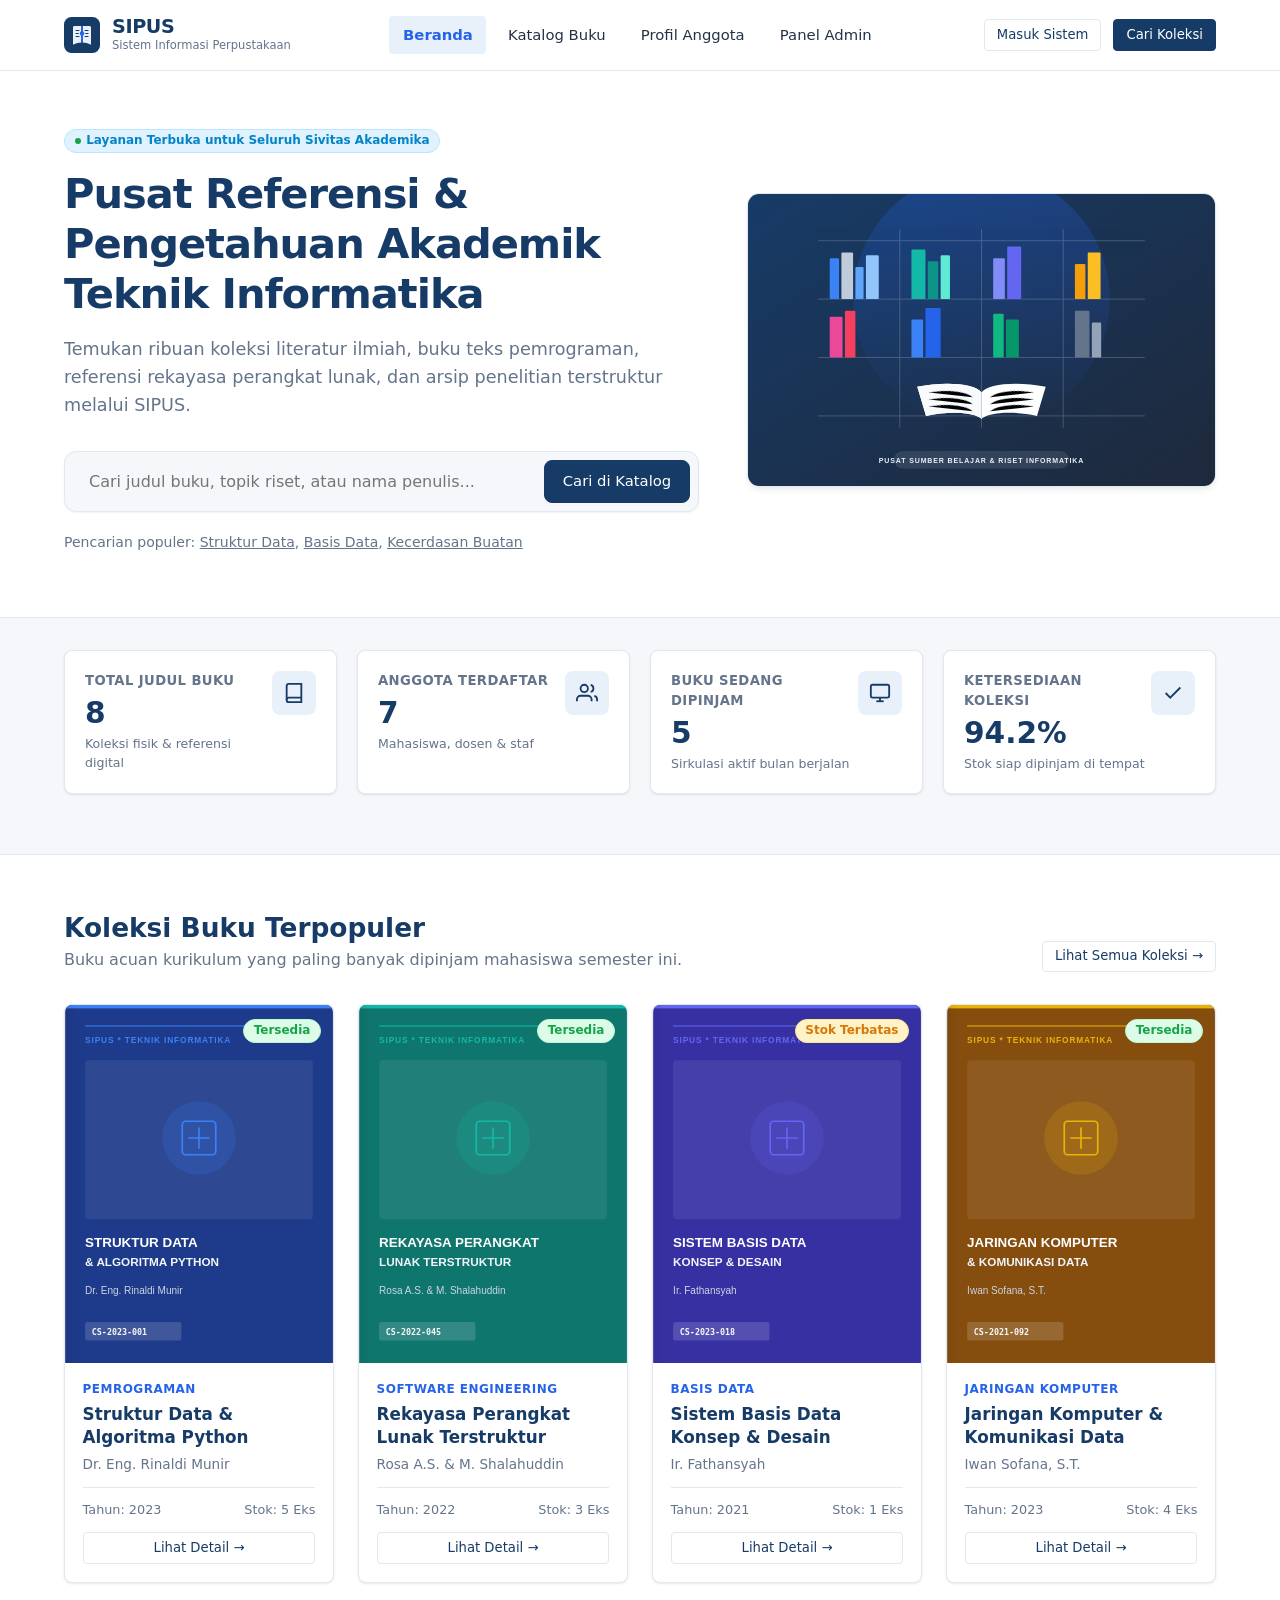
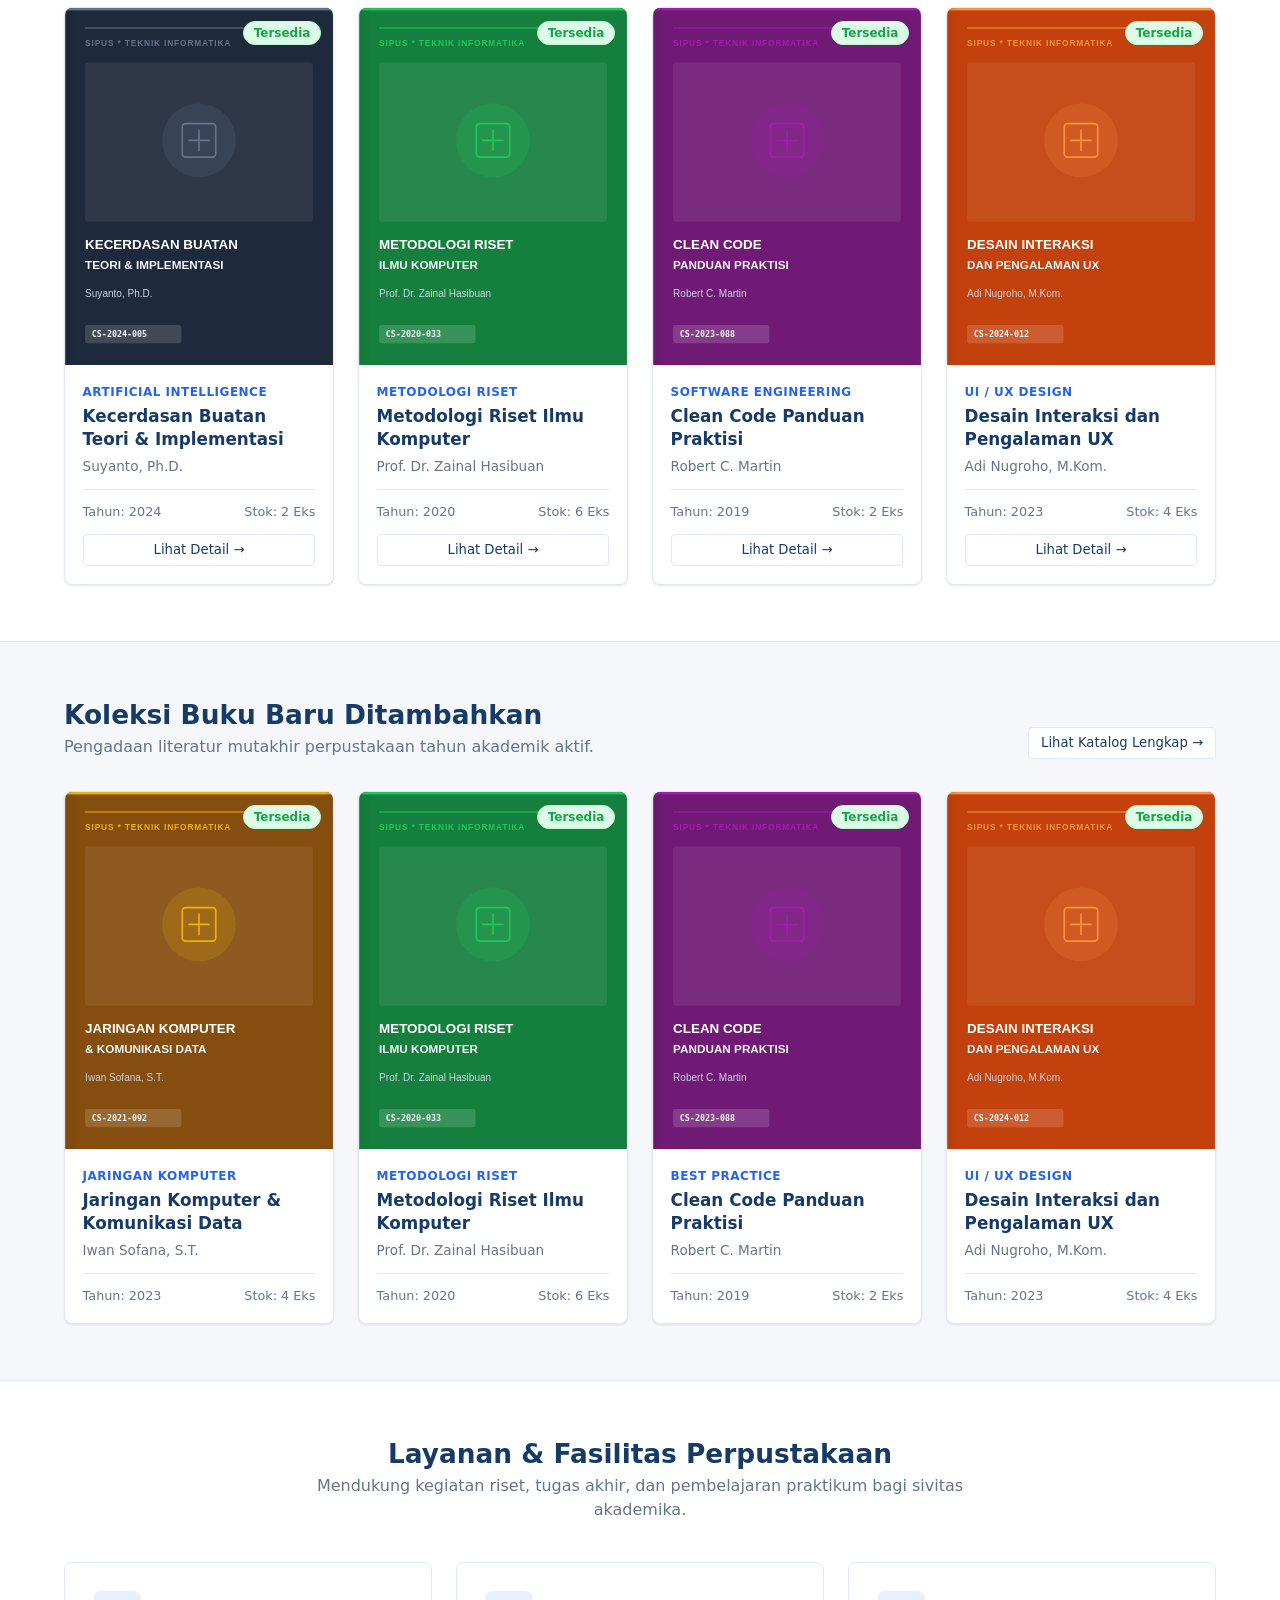
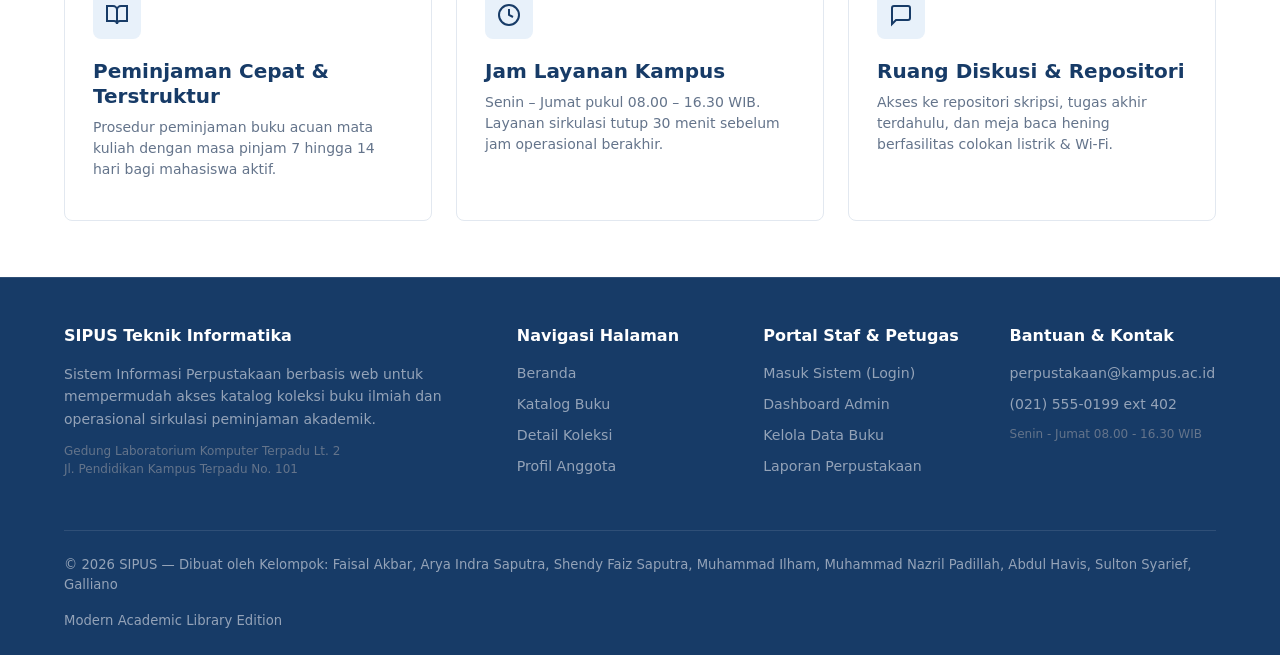
<file: index.html>
<!DOCTYPE html>
<html lang="id">
<head>
  <meta charset="UTF-8">
  <meta name="viewport" content="width=device-width, initial-scale=1.0">
  <title>SIPUS - Sistem Informasi Perpustakaan Kampus</title>
  <link rel="stylesheet" href="css/style.css">
</head>
<body class="public-layout">

  <!-- Header Navigasi Publik -->
  <header class="public-header">
    <div class="container">
      <nav class="navbar">
        <a href="index.html" class="brand-link">
          <img src="assets/images/logo.svg" alt="Logo SIPUS" class="brand-logo">
          <div class="brand-title">
            <span class="brand-name">SIPUS</span>
            <span class="brand-subtitle">Sistem Informasi Perpustakaan</span>
          </div>
        </a>

        <div class="nav-menu">
          <a href="index.html" class="nav-link active">Beranda</a>
          <a href="katalog.html" class="nav-link">Katalog Buku</a>
          <a href="profil.html" class="nav-link">Profil Anggota</a>
          <a href="dashboard.html" class="nav-link">Panel Admin</a>
        </div>

        <div class="nav-actions">
          <a href="login.html" class="btn btn-secondary btn-sm">Masuk Sistem</a>
          <a href="katalog.html" class="btn btn-primary btn-sm">Cari Koleksi</a>
        </div>
      </nav>
    </div>
  </header>

  <main>
    <!-- Hero Section -->
    <section class="hero-section">
      <div class="container">
        <div class="hero-grid">
          <div class="hero-content">
            <div class="badge badge-info" style="margin-bottom: 1rem;">
              <span class="status-dot status-dot-success"></span>
              Layanan Terbuka untuk Seluruh Sivitas Akademika
            </div>
            <h1>Pusat Referensi & Pengetahuan Akademik Teknik Informatika</h1>
            <p>
              Temukan ribuan koleksi literatur ilmiah, buku teks pemrograman, referensi rekayasa perangkat lunak, dan arsip penelitian terstruktur melalui SIPUS.
            </p>

            <!-- Mockup Pencarian -->
            <form action="katalog.html" method="get" class="hero-search-box">
              <input type="text" class="hero-search-input" name="q" placeholder="Cari judul buku, topik riset, atau nama penulis...">
              <button type="submit" class="btn btn-primary">Cari di Katalog</button>
            </form>

            <div class="text-sm text-muted">
              Pencarian populer: 
              <a href="katalog.html" class="text-muted" style="text-decoration: underline;">Struktur Data</a>, 
              <a href="katalog.html" class="text-muted" style="text-decoration: underline;">Basis Data</a>, 
              <a href="katalog.html" class="text-muted" style="text-decoration: underline;">Kecerdasan Buatan</a>
            </div>
          </div>

          <div class="hero-illustration">
            <img src="assets/images/hero-library.svg" alt="Ilustrasi Perpustakaan Digital SIPUS">
          </div>
        </div>
      </div>
    </section>

    <!-- Ringkasan Statistik Beranda -->
    <section class="section" style="padding-top: 2rem; padding-bottom: 2rem;">
      <div class="container">
        <div class="stats-grid">
          <div class="stat-card">
            <div class="stat-info">
              <span class="stat-label">Total Judul Buku</span>
              <span class="stat-value">1,480</span>
              <span class="stat-desc">Koleksi fisik & referensi digital</span>
            </div>
            <div class="stat-icon-wrap">
              <svg width="22" height="22" viewBox="0 0 24 24" fill="none" stroke="currentColor" stroke-width="2"><path d="M4 19.5A2.5 2.5 0 0 1 6.5 17H20"></path><path d="M6.5 2H20v20H6.5A2.5 2.5 0 0 1 4 19.5v-15A2.5 2.5 0 0 1 6.5 2z"></path></svg>
            </div>
          </div>

          <div class="stat-card">
            <div class="stat-info">
              <span class="stat-label">Anggota Terdaftar</span>
              <span class="stat-value">3,240</span>
              <span class="stat-desc">Mahasiswa, dosen & staf</span>
            </div>
            <div class="stat-icon-wrap">
              <svg width="22" height="22" viewBox="0 0 24 24" fill="none" stroke="currentColor" stroke-width="2"><path d="M17 21v-2a4 4 0 0 0-4-4H5a4 4 0 0 0-4 4v2"></path><circle cx="9" cy="7" r="4"></circle><path d="M23 21v-2a4 4 0 0 0-3-3.87"></path><path d="M16 3.13a4 4 0 0 1 0 7.75"></path></svg>
            </div>
          </div>

          <div class="stat-card">
            <div class="stat-info">
              <span class="stat-label">Buku Sedang Dipinjam</span>
              <span class="stat-value">428</span>
              <span class="stat-desc">Sirkulasi aktif bulan berjalan</span>
            </div>
            <div class="stat-icon-wrap">
              <svg width="22" height="22" viewBox="0 0 24 24" fill="none" stroke="currentColor" stroke-width="2"><rect x="2" y="3" width="20" height="14" rx="2" ry="2"></rect><line x1="8" y1="21" x2="16" y2="21"></line><line x1="12" y1="17" x2="12" y2="21"></line></svg>
            </div>
          </div>

          <div class="stat-card">
            <div class="stat-info">
              <span class="stat-label">Ketersediaan Koleksi</span>
              <span class="stat-value">94.2%</span>
              <span class="stat-desc">Stok siap dipinjam di tempat</span>
            </div>
            <div class="stat-icon-wrap">
              <svg width="22" height="22" viewBox="0 0 24 24" fill="none" stroke="currentColor" stroke-width="2"><polyline points="20 6 9 17 4 12"></polyline></svg>
            </div>
          </div>
        </div>
      </div>
    </section>

    <!-- Bagian Buku Populer -->
    <section class="section" style="background-color: var(--surface-white); border-top: 1px solid var(--border-color); border-bottom: 1px solid var(--border-color);">
      <div class="container">
        <div class="section-header">
          <div class="section-title">
            <h2>Koleksi Buku Terpopuler</h2>
            <p>Buku acuan kurikulum yang paling banyak dipinjam mahasiswa semester ini.</p>
          </div>
          <a href="katalog.html" class="btn btn-secondary btn-sm">Lihat Semua Koleksi &rarr;</a>
        </div>

        <div class="books-grid">
          <!-- Card Buku 1 -->
          <article class="book-card">
            <div class="book-cover-wrap">
              <img src="assets/images/books/buku-1.svg" alt="Sampul Struktur Data & Algoritma Python" class="book-cover">
              <div class="book-badge-pos">
                <span class="badge badge-success">Tersedia</span>
              </div>
            </div>
            <div class="book-info">
              <span class="book-category">Pemrograman</span>
              <h3 class="book-title"><a href="detail-buku.html">Struktur Data & Algoritma Python</a></h3>
              <p class="book-author">Dr. Eng. Rinaldi Munir</p>
              <div class="book-meta">
                <span>Tahun: 2023</span>
                <span>Stok: 5 Eks</span>
              </div>
            </div>
          </article>

          <!-- Card Buku 2 -->
          <article class="book-card">
            <div class="book-cover-wrap">
              <img src="assets/images/books/buku-2.svg" alt="Sampul Rekayasa Perangkat Lunak Terstruktur" class="book-cover">
              <div class="book-badge-pos">
                <span class="badge badge-success">Tersedia</span>
              </div>
            </div>
            <div class="book-info">
              <span class="book-category">Software Engineering</span>
              <h3 class="book-title"><a href="detail-buku.html">Rekayasa Perangkat Lunak Terstruktur</a></h3>
              <p class="book-author">Rosa A.S. & M. Shalahuddin</p>
              <div class="book-meta">
                <span>Tahun: 2022</span>
                <span>Stok: 3 Eks</span>
              </div>
            </div>
          </article>

          <!-- Card Buku 3 -->
          <article class="book-card">
            <div class="book-cover-wrap">
              <img src="assets/images/books/buku-3.svg" alt="Sampul Sistem Basis Data Konsep & Desain" class="book-cover">
              <div class="book-badge-pos">
                <span class="badge badge-warning">Stok Terbatas</span>
              </div>
            </div>
            <div class="book-info">
              <span class="book-category">Basis Data</span>
              <h3 class="book-title"><a href="detail-buku.html">Sistem Basis Data Konsep & Desain</a></h3>
              <p class="book-author">Ir. Fathansyah</p>
              <div class="book-meta">
                <span>Tahun: 2021</span>
                <span>Stok: 1 Eks</span>
              </div>
            </div>
          </article>

          <!-- Card Buku 5 -->
          <article class="book-card">
            <div class="book-cover-wrap">
              <img src="assets/images/books/buku-5.svg" alt="Sampul Kecerdasan Buatan Teori & Implementasi" class="book-cover">
              <div class="book-badge-pos">
                <span class="badge badge-success">Tersedia</span>
              </div>
            </div>
            <div class="book-info">
              <span class="book-category">Artificial Intelligence</span>
              <h3 class="book-title"><a href="detail-buku.html">Kecerdasan Buatan Teori & Implementasi</a></h3>
              <p class="book-author">Suyanto, Ph.D.</p>
              <div class="book-meta">
                <span>Tahun: 2024</span>
                <span>Stok: 2 Eks</span>
              </div>
            </div>
          </article>
        </div>
      </div>
    </section>

    <!-- Bagian Buku Terbaru -->
    <section class="section">
      <div class="container">
        <div class="section-header">
          <div class="section-title">
            <h2>Koleksi Buku Baru Ditambahkan</h2>
            <p>Pengadaan literatur mutakhir perpustakaan tahun akademik aktif.</p>
          </div>
          <a href="katalog.html" class="btn btn-secondary btn-sm">Lihat Katalog Lengkap &rarr;</a>
        </div>

        <div class="books-grid">
          <!-- Card Buku 4 -->
          <article class="book-card">
            <div class="book-cover-wrap">
              <img src="assets/images/books/buku-4.svg" alt="Sampul Jaringan Komputer & Komunikasi Data" class="book-cover">
              <div class="book-badge-pos">
                <span class="badge badge-success">Tersedia</span>
              </div>
            </div>
            <div class="book-info">
              <span class="book-category">Jaringan Komputer</span>
              <h3 class="book-title"><a href="detail-buku.html">Jaringan Komputer & Komunikasi Data</a></h3>
              <p class="book-author">Iwan Sofana, S.T.</p>
              <div class="book-meta">
                <span>Tahun: 2023</span>
                <span>Stok: 4 Eks</span>
              </div>
            </div>
          </article>

          <!-- Card Buku 6 -->
          <article class="book-card">
            <div class="book-cover-wrap">
              <img src="assets/images/books/buku-6.svg" alt="Sampul Metodologi Riset Ilmu Komputer" class="book-cover">
              <div class="book-badge-pos">
                <span class="badge badge-success">Tersedia</span>
              </div>
            </div>
            <div class="book-info">
              <span class="book-category">Metodologi Riset</span>
              <h3 class="book-title"><a href="detail-buku.html">Metodologi Riset Ilmu Komputer</a></h3>
              <p class="book-author">Prof. Dr. Zainal Hasibuan</p>
              <div class="book-meta">
                <span>Tahun: 2020</span>
                <span>Stok: 6 Eks</span>
              </div>
            </div>
          </article>

          <!-- Card Buku 7 -->
          <article class="book-card">
            <div class="book-cover-wrap">
              <img src="assets/images/books/buku-7.svg" alt="Sampul Clean Code Panduan Praktisi" class="book-cover">
              <div class="book-badge-pos">
                <span class="badge badge-success">Tersedia</span>
              </div>
            </div>
            <div class="book-info">
              <span class="book-category">Best Practice</span>
              <h3 class="book-title"><a href="detail-buku.html">Clean Code Panduan Praktisi</a></h3>
              <p class="book-author">Robert C. Martin</p>
              <div class="book-meta">
                <span>Tahun: 2019</span>
                <span>Stok: 2 Eks</span>
              </div>
            </div>
          </article>

          <!-- Card Buku 8 -->
          <article class="book-card">
            <div class="book-cover-wrap">
              <img src="assets/images/books/buku-8.svg" alt="Sampul Desain Interaksi dan Pengalaman UX" class="book-cover">
              <div class="book-badge-pos">
                <span class="badge badge-success">Tersedia</span>
              </div>
            </div>
            <div class="book-info">
              <span class="book-category">UI / UX Design</span>
              <h3 class="book-title"><a href="detail-buku.html">Desain Interaksi dan Pengalaman UX</a></h3>
              <p class="book-author">Adi Nugroho, M.Kom.</p>
              <div class="book-meta">
                <span>Tahun: 2023</span>
                <span>Stok: 4 Eks</span>
              </div>
            </div>
          </article>
        </div>
      </div>
    </section>

    <!-- Informasi Perpustakaan -->
    <section class="section" style="background-color: var(--surface-white); border-top: 1px solid var(--border-color);">
      <div class="container">
        <div class="section-title text-center" style="max-width: 680px; margin: 0 auto 2.5rem auto;">
          <h2>Layanan & Fasilitas Perpustakaan</h2>
          <p>Mendukung kegiatan riset, tugas akhir, dan pembelajaran praktikum bagi sivitas akademika.</p>
        </div>

        <div class="features-grid">
          <div class="feature-box">
            <div class="feature-icon">
              <svg width="24" height="24" viewBox="0 0 24 24" fill="none" stroke="currentColor" stroke-width="2"><path d="M2 3h6a4 4 0 0 1 4 4v14a3 3 0 0 0-3-3H2z"></path><path d="M22 3h-6a4 4 0 0 0-4 4v14a3 3 0 0 1 3-3h7z"></path></svg>
            </div>
            <h3>Peminjaman Cepat & Terstruktur</h3>
            <p class="text-sm text-muted">Prosedur peminjaman buku acuan mata kuliah dengan masa pinjam 7 hingga 14 hari bagi mahasiswa aktif.</p>
          </div>

          <div class="feature-box">
            <div class="feature-icon">
              <svg width="24" height="24" viewBox="0 0 24 24" fill="none" stroke="currentColor" stroke-width="2"><circle cx="12" cy="12" r="10"></circle><polyline points="12 6 12 12 16 14"></polyline></svg>
            </div>
            <h3>Jam Layanan Kampus</h3>
            <p class="text-sm text-muted">Senin – Jumat pukul 08.00 – 16.30 WIB. Layanan sirkulasi tutup 30 menit sebelum jam operasional berakhir.</p>
          </div>

          <div class="feature-box">
            <div class="feature-icon">
              <svg width="24" height="24" viewBox="0 0 24 24" fill="none" stroke="currentColor" stroke-width="2"><path d="M21 15a2 2 0 0 1-2 2H7l-4 4V5a2 2 0 0 1 2-2h14a2 2 0 0 1 2 2z"></path></svg>
            </div>
            <h3>Ruang Diskusi & Repositori</h3>
            <p class="text-sm text-muted">Akses ke repositori skripsi, tugas akhir terdahulu, dan meja baca hening berfasilitas colokan listrik & Wi-Fi.</p>
          </div>
        </div>
      </div>
    </section>
  </main>

  <!-- Footer Publik -->
  <footer class="public-footer">
    <div class="container">
      <div class="footer-grid">
        <div class="footer-col">
          <h4>SIPUS Teknik Informatika</h4>
          <p class="text-sm" style="color: #94A3B8; line-height: 1.6;">
            Sistem Informasi Perpustakaan berbasis web untuk mempermudah akses katalog koleksi buku ilmiah dan operasional sirkulasi peminjaman akademik.
          </p>
          <p class="text-xs" style="color: #64748B; margin-top: 0.75rem;">
            Gedung Laboratorium Komputer Terpadu Lt. 2<br>
            Jl. Pendidikan Kampus Terpadu No. 101
          </p>
        </div>

        <div class="footer-col">
          <h4>Navigasi Halaman</h4>
          <div class="footer-links">
            <a href="index.html">Beranda</a>
            <a href="katalog.html">Katalog Buku</a>
            <a href="detail-buku.html">Detail Koleksi</a>
            <a href="profil.html">Profil Anggota</a>
          </div>
        </div>

        <div class="footer-col">
          <h4>Portal Staf & Petugas</h4>
          <div class="footer-links">
            <a href="login.html">Masuk Sistem (Login)</a>
            <a href="dashboard.html">Dashboard Admin</a>
            <a href="buku.html">Kelola Data Buku</a>
            <a href="laporan.html">Laporan Perpustakaan</a>
          </div>
        </div>

        <div class="footer-col">
          <h4>Bantuan & Kontak</h4>
          <div class="footer-links">
            <a href="mailto:perpustakaan@kampus.ac.id">perpustakaan@kampus.ac.id</a>
            <span class="text-sm" style="color: #94A3B8;">(021) 555-0199 ext 402</span>
            <span class="text-xs" style="color: #64748B;">Senin - Jumat 08.00 - 16.30 WIB</span>
          </div>
        </div>
      </div>

      <div class="footer-bottom">
        <div>&copy; 2026 SIPUS — Dibuat oleh Kelompok: Faisal Akbar, Arya Indra Saputra, Shendy Faiz Saputra, Muhammad Ilham, Muhammad Nazril Padillah, Abdul Havis, Sulton Syarief, Galliano</div>
        <div>Modern Academic Library Edition</div>
      </div>
    </div>
  </footer>

  <script src="js/sipus.js"></script>
</body>
</html>
</file>
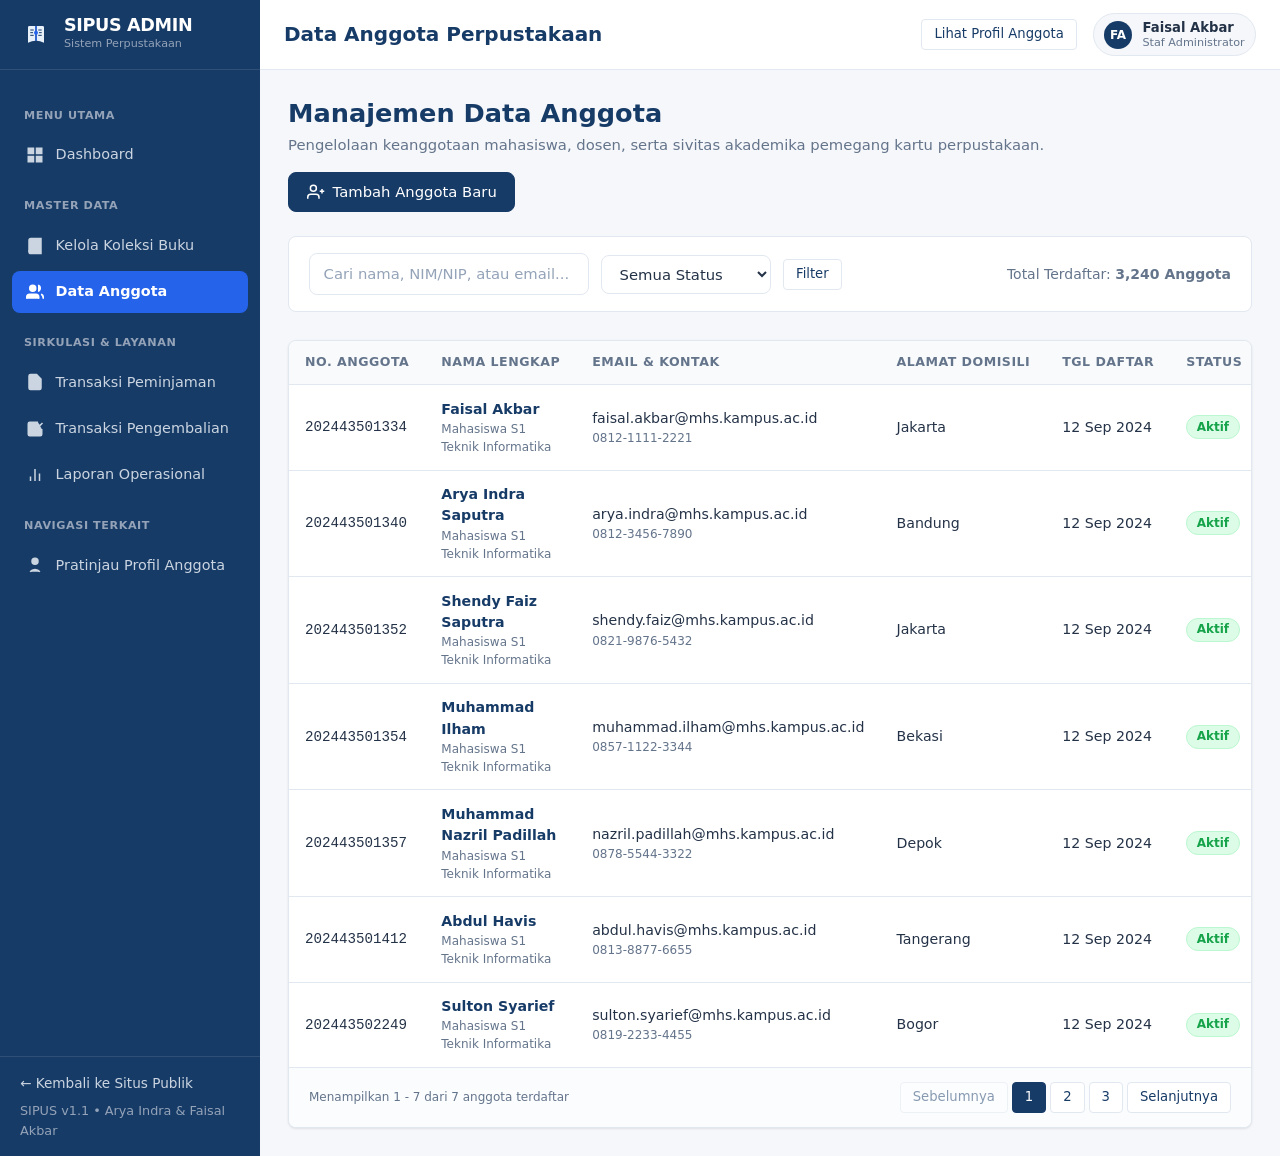
<file: anggota.html>
<!DOCTYPE html>
<html lang="id">
<head>
  <meta charset="UTF-8">
  <meta name="viewport" content="width=device-width, initial-scale=1.0">
  <title>Data Anggota Perpustakaan - SIPUS Admin</title>
  <link rel="stylesheet" href="css/style.css">
</head>
<body>

  <div class="admin-shell">
    <!-- Sidebar Admin -->
    <aside class="admin-sidebar">
      <div class="admin-sidebar-header">
        <a href="dashboard.html" class="admin-brand">
          <img src="assets/images/logo.svg" alt="SIPUS Logo" style="width: 32px; height: 32px;">
          <div>
            <div class="brand-name" style="font-size: 1.1rem;">SIPUS ADMIN</div>
            <div class="brand-subtitle" style="font-size: 0.7rem;">Sistem Perpustakaan</div>
          </div>
        </a>
      </div>

      <nav class="admin-sidebar-nav">
        <div class="nav-section-title">Menu Utama</div>
        <a href="dashboard.html" class="sidebar-link">
          <svg class="sidebar-icon" viewBox="0 0 24 24" fill="none" stroke="currentColor" stroke-width="2"><rect x="3" y="3" width="7" height="7"></rect><rect x="14" y="3" width="7" height="7"></rect><rect x="14" y="14" width="7" height="7"></rect><rect x="3" y="14" width="7" height="7"></rect></svg>
          Dashboard
        </a>

        <div class="nav-section-title">Master Data</div>
        <a href="buku.html" class="sidebar-link">
          <svg class="sidebar-icon" viewBox="0 0 24 24" fill="none" stroke="currentColor" stroke-width="2"><path d="M4 19.5A2.5 2.5 0 0 1 6.5 17H20"></path><path d="M6.5 2H20v20H6.5A2.5 2.5 0 0 1 4 19.5v-15A2.5 2.5 0 0 1 6.5 2z"></path></svg>
          Kelola Koleksi Buku
        </a>
        <a href="anggota.html" class="sidebar-link active">
          <svg class="sidebar-icon" viewBox="0 0 24 24" fill="none" stroke="currentColor" stroke-width="2"><path d="M17 21v-2a4 4 0 0 0-4-4H5a4 4 0 0 0-4 4v2"></path><circle cx="9" cy="7" r="4"></circle><path d="M23 21v-2a4 4 0 0 0-3-3.87"></path><path d="M16 3.13a4 4 0 0 1 0 7.75"></path></svg>
          Data Anggota
        </a>

        <div class="nav-section-title">Sirkulasi & Layanan</div>
        <a href="peminjaman.html" class="sidebar-link">
          <svg class="sidebar-icon" viewBox="0 0 24 24" fill="none" stroke="currentColor" stroke-width="2"><path d="M14 2H6a2 2 0 0 0-2 2v16a2 2 0 0 0 2 2h12a2 2 0 0 0 2-2V8z"></path><polyline points="14 2 14 8 20 8"></polyline><line x1="12" y1="18" x2="12" y2="12"></line><line x1="9" y1="15" x2="15" y2="15"></line></svg>
          Transaksi Peminjaman
        </a>
        <a href="pengembalian.html" class="sidebar-link">
          <svg class="sidebar-icon" viewBox="0 0 24 24" fill="none" stroke="currentColor" stroke-width="2"><polyline points="9 11 12 14 22 4"></polyline><path d="M21 12v7a2 2 0 0 1-2 2H5a2 2 0 0 1-2-2V5a2 2 0 0 1 2-2h11"></path></svg>
          Transaksi Pengembalian
        </a>
        <a href="laporan.html" class="sidebar-link">
          <svg class="sidebar-icon" viewBox="0 0 24 24" fill="none" stroke="currentColor" stroke-width="2"><line x1="18" y1="20" x2="18" y2="10"></line><line x1="12" y1="20" x2="12" y2="4"></line><line x1="6" y1="20" x2="6" y2="14"></line></svg>
          Laporan Operasional
        </a>

        <div class="nav-section-title">Navigasi Terkait</div>
        <a href="profil.html" class="sidebar-link">
          <svg class="sidebar-icon" viewBox="0 0 24 24" fill="none" stroke="currentColor" stroke-width="2"><circle cx="12" cy="7" r="4"></circle><path d="M5.5 21a8.5 8.5 0 0 1 13 0"></path></svg>
          Pratinjau Profil Anggota
        </a>
      </nav>

      <div class="admin-sidebar-footer">
        <a href="index.html">&larr; Kembali ke Situs Publik</a>
        <span>SIPUS v1.1 • Arya Indra &amp; Faisal Akbar</span>
      </div>
    </aside>

    <!-- Main Panel -->
    <div class="admin-main">
      <!-- Topbar -->
      <header class="admin-topbar">
        <div class="admin-topbar-title">
          <h2>Data Anggota Perpustakaan</h2>
        </div>

        <div class="admin-topbar-actions">
          <a href="profil.html" class="btn btn-secondary btn-sm">Lihat Profil Anggota</a>
          <div class="user-badge">
            <div class="user-avatar">FA</div>
            <div class="user-info">
              <div class="user-name">Faisal Akbar</div>
              <div class="user-role">Staf Administrator</div>
            </div>
          </div>
        </div>
      </header>

      <!-- Content Area -->
      <main class="admin-content">
        <!-- Page Header (FR-007) -->
        <div class="page-header">
          <div class="page-header-text">
            <h1>Manajemen Data Anggota</h1>
            <p>Pengelolaan keanggotaan mahasiswa, dosen, serta sivitas akademika pemegang kartu perpustakaan.</p>
          </div>
          <div>
            <!-- Tombol Tambah Anggota Mockup -->
            <button type="button" class="btn btn-primary">
              <svg width="18" height="18" viewBox="0 0 24 24" fill="none" stroke="currentColor" stroke-width="2"><path d="M16 21v-2a4 4 0 0 0-4-4H5a4 4 0 0 0-4 4v2"></path><circle cx="8.5" cy="7" r="4"></circle><line x1="20" y1="8" x2="20" y2="14"></line><line x1="23" y1="11" x2="17" y2="11"></line></svg>
              Tambah Anggota Baru
            </button>
          </div>
        </div>

        <!-- Filter & Search Bar Admin -->
        <div class="filter-bar">
          <div class="filter-group">
            <input type="text" class="form-control" placeholder="Cari nama, NIM/NIP, atau email..." style="width: 280px;">
            <select class="form-control" style="width: 170px;">
              <option value="">Semua Status</option>
              <option value="aktif">Aktif</option>
              <option value="nonaktif">Nonaktif</option>
              <option value="terblokir">Kena Sanksi</option>
            </select>
            <button type="button" class="btn btn-secondary btn-sm">Filter</button>
          </div>

          <div class="text-sm text-muted">
            Total Terdaftar: <strong>3,240 Anggota</strong>
          </div>
        </div>

        <!-- Tabel Data Anggota (FR-007) -->
        <div class="card">
          <div class="table-responsive">
            <table class="data-table">
              <thead>
                <tr>
                  <th>No. Anggota</th>
                  <th>Nama Lengkap</th>
                  <th>Email & Kontak</th>
                  <th>Alamat Domisili</th>
                  <th>Tgl Daftar</th>
                  <th>Status</th>
                  <th class="text-right">Aksi</th>
                </tr>
              </thead>
              <tbody>
                <tr>
                  <td><code>202443501334</code></td>
                  <td>
                    <div style="font-weight: 600; color: var(--primary-navy);">Faisal Akbar</div>
                    <div class="text-xs text-muted">Mahasiswa S1 Teknik Informatika</div>
                  </td>
                  <td>
                    <div>faisal.akbar@mhs.kampus.ac.id</div>
                    <div class="text-xs text-muted">0812-1111-2221</div>
                  </td>
                  <td>Jakarta</td>
                  <td>12 Sep 2024</td>
                  <td><span class="badge badge-success">Aktif</span></td>
                  <td class="text-right">
                    <div class="table-actions" style="justify-content: flex-end;">
                      <a href="profil.html" class="btn btn-secondary btn-sm">Profil</a>
                      <button type="button" class="btn btn-secondary btn-sm">Edit</button>
                      <button type="button" class="btn btn-danger btn-sm">Hapus</button>
                    </div>
                  </td>
                </tr>

                <tr>
                  <td><code>202443501340</code></td>
                  <td>
                    <div style="font-weight: 600; color: var(--primary-navy);">Arya Indra Saputra</div>
                    <div class="text-xs text-muted">Mahasiswa S1 Teknik Informatika</div>
                  </td>
                  <td>
                    <div>arya.indra@mhs.kampus.ac.id</div>
                    <div class="text-xs text-muted">0812-3456-7890</div>
                  </td>
                  <td>Jakarta</td>
                  <td>12 Sep 2024</td>
                  <td><span class="badge badge-success">Aktif</span></td>
                  <td class="text-right">
                    <div class="table-actions" style="justify-content: flex-end;">
                      <a href="profil.html" class="btn btn-secondary btn-sm">Profil</a>
                      <button type="button" class="btn btn-secondary btn-sm">Edit</button>
                      <button type="button" class="btn btn-danger btn-sm">Hapus</button>
                    </div>
                  </td>
                </tr>

                <tr>
                  <td><code>202443501352</code></td>
                  <td>
                    <div style="font-weight: 600; color: var(--primary-navy);">Shendy Faiz Saputra</div>
                    <div class="text-xs text-muted">Mahasiswa S1 Teknik Informatika</div>
                  </td>
                  <td>
                    <div>shendy.faiz@mhs.kampus.ac.id</div>
                    <div class="text-xs text-muted">0821-9876-5432</div>
                  </td>
                  <td>Jakarta</td>
                  <td>12 Sep 2024</td>
                  <td><span class="badge badge-success">Aktif</span></td>
                  <td class="text-right">
                    <div class="table-actions" style="justify-content: flex-end;">
                      <a href="profil.html" class="btn btn-secondary btn-sm">Profil</a>
                      <button type="button" class="btn btn-secondary btn-sm">Edit</button>
                      <button type="button" class="btn btn-danger btn-sm">Hapus</button>
                    </div>
                  </td>
                </tr>

                <tr>
                  <td><code>202443501354</code></td>
                  <td>
                    <div style="font-weight: 600; color: var(--primary-navy);">Muhammad Ilham</div>
                    <div class="text-xs text-muted">Mahasiswa S1 Teknik Informatika</div>
                  </td>
                  <td>
                    <div>muhammad.ilham@mhs.kampus.ac.id</div>
                    <div class="text-xs text-muted">0857-1122-3344</div>
                  </td>
                  <td>Jakarta</td>
                  <td>12 Sep 2024</td>
                  <td><span class="badge badge-success">Aktif</span></td>
                  <td class="text-right">
                    <div class="table-actions" style="justify-content: flex-end;">
                      <a href="profil.html" class="btn btn-secondary btn-sm">Profil</a>
                      <button type="button" class="btn btn-secondary btn-sm">Edit</button>
                      <button type="button" class="btn btn-danger btn-sm">Hapus</button>
                    </div>
                  </td>
                </tr>

                <tr>
                  <td><code>202443501357</code></td>
                  <td>
                    <div style="font-weight: 600; color: var(--primary-navy);">Muhammad Nazril Padillah</div>
                    <div class="text-xs text-muted">Mahasiswa S1 Teknik Informatika</div>
                  </td>
                  <td>
                    <div>nazril.padillah@mhs.kampus.ac.id</div>
                    <div class="text-xs text-muted">0878-5544-3322</div>
                  </td>
                  <td>Jakarta</td>
                  <td>12 Sep 2024</td>
                  <td><span class="badge badge-success">Aktif</span></td>
                  <td class="text-right">
                    <div class="table-actions" style="justify-content: flex-end;">
                      <a href="profil.html" class="btn btn-secondary btn-sm">Profil</a>
                      <button type="button" class="btn btn-secondary btn-sm">Edit</button>
                      <button type="button" class="btn btn-danger btn-sm">Hapus</button>
                    </div>
                  </td>
                </tr>

                <tr>
                  <td><code>202443501412</code></td>
                  <td>
                    <div style="font-weight: 600; color: var(--primary-navy);">Abdul Havis</div>
                    <div class="text-xs text-muted">Mahasiswa S1 Teknik Informatika</div>
                  </td>
                  <td>
                    <div>abdul.havis@mhs.kampus.ac.id</div>
                    <div class="text-xs text-muted">0813-8877-6655</div>
                  </td>
                  <td>Jakarta</td>
                  <td>12 Sep 2024</td>
                  <td><span class="badge badge-success">Aktif</span></td>
                  <td class="text-right">
                    <div class="table-actions" style="justify-content: flex-end;">
                      <a href="profil.html" class="btn btn-secondary btn-sm">Profil</a>
                      <button type="button" class="btn btn-secondary btn-sm">Edit</button>
                      <button type="button" class="btn btn-danger btn-sm">Hapus</button>
                    </div>
                  </td>
                </tr>

                <tr>
                  <td><code>202443502249</code></td>
                  <td>
                    <div style="font-weight: 600; color: var(--primary-navy);">Sulton Syarief</div>
                    <div class="text-xs text-muted">Mahasiswa S1 Teknik Informatika</div>
                  </td>
                  <td>
                    <div>sulton.syarief@mhs.kampus.ac.id</div>
                    <div class="text-xs text-muted">0819-2233-4455</div>
                  </td>
                  <td>Jakarta</td>
                  <td>12 Sep 2024</td>
                  <td><span class="badge badge-success">Aktif</span></td>
                  <td class="text-right">
                    <div class="table-actions" style="justify-content: flex-end;">
                      <a href="profil.html" class="btn btn-secondary btn-sm">Profil</a>
                      <button type="button" class="btn btn-secondary btn-sm">Edit</button>
                      <button type="button" class="btn btn-danger btn-sm">Hapus</button>
                    </div>
                  </td>
                </tr>
              </tbody>
            </table>
          </div>

          <div class="card-footer" style="display: flex; justify-content: space-between; align-items: center; flex-wrap: wrap; gap: 0.5rem;">
            <div class="text-xs text-muted">Menampilkan 1 - 7 dari 7 anggota terdaftar</div>
            <div style="display: flex; gap: 0.25rem;">
              <span class="btn btn-secondary btn-sm" style="opacity: 0.5;">Sebelumnya</span>
              <span class="btn btn-primary btn-sm">1</span>
              <span class="btn btn-secondary btn-sm">2</span>
              <span class="btn btn-secondary btn-sm">3</span>
              <span class="btn btn-secondary btn-sm">Selanjutnya</span>
            </div>
          </div>
        </div>
      </main>
    </div>
  </div>

  <script src="js/sipus.js"></script>
</body>
</html>
</file>
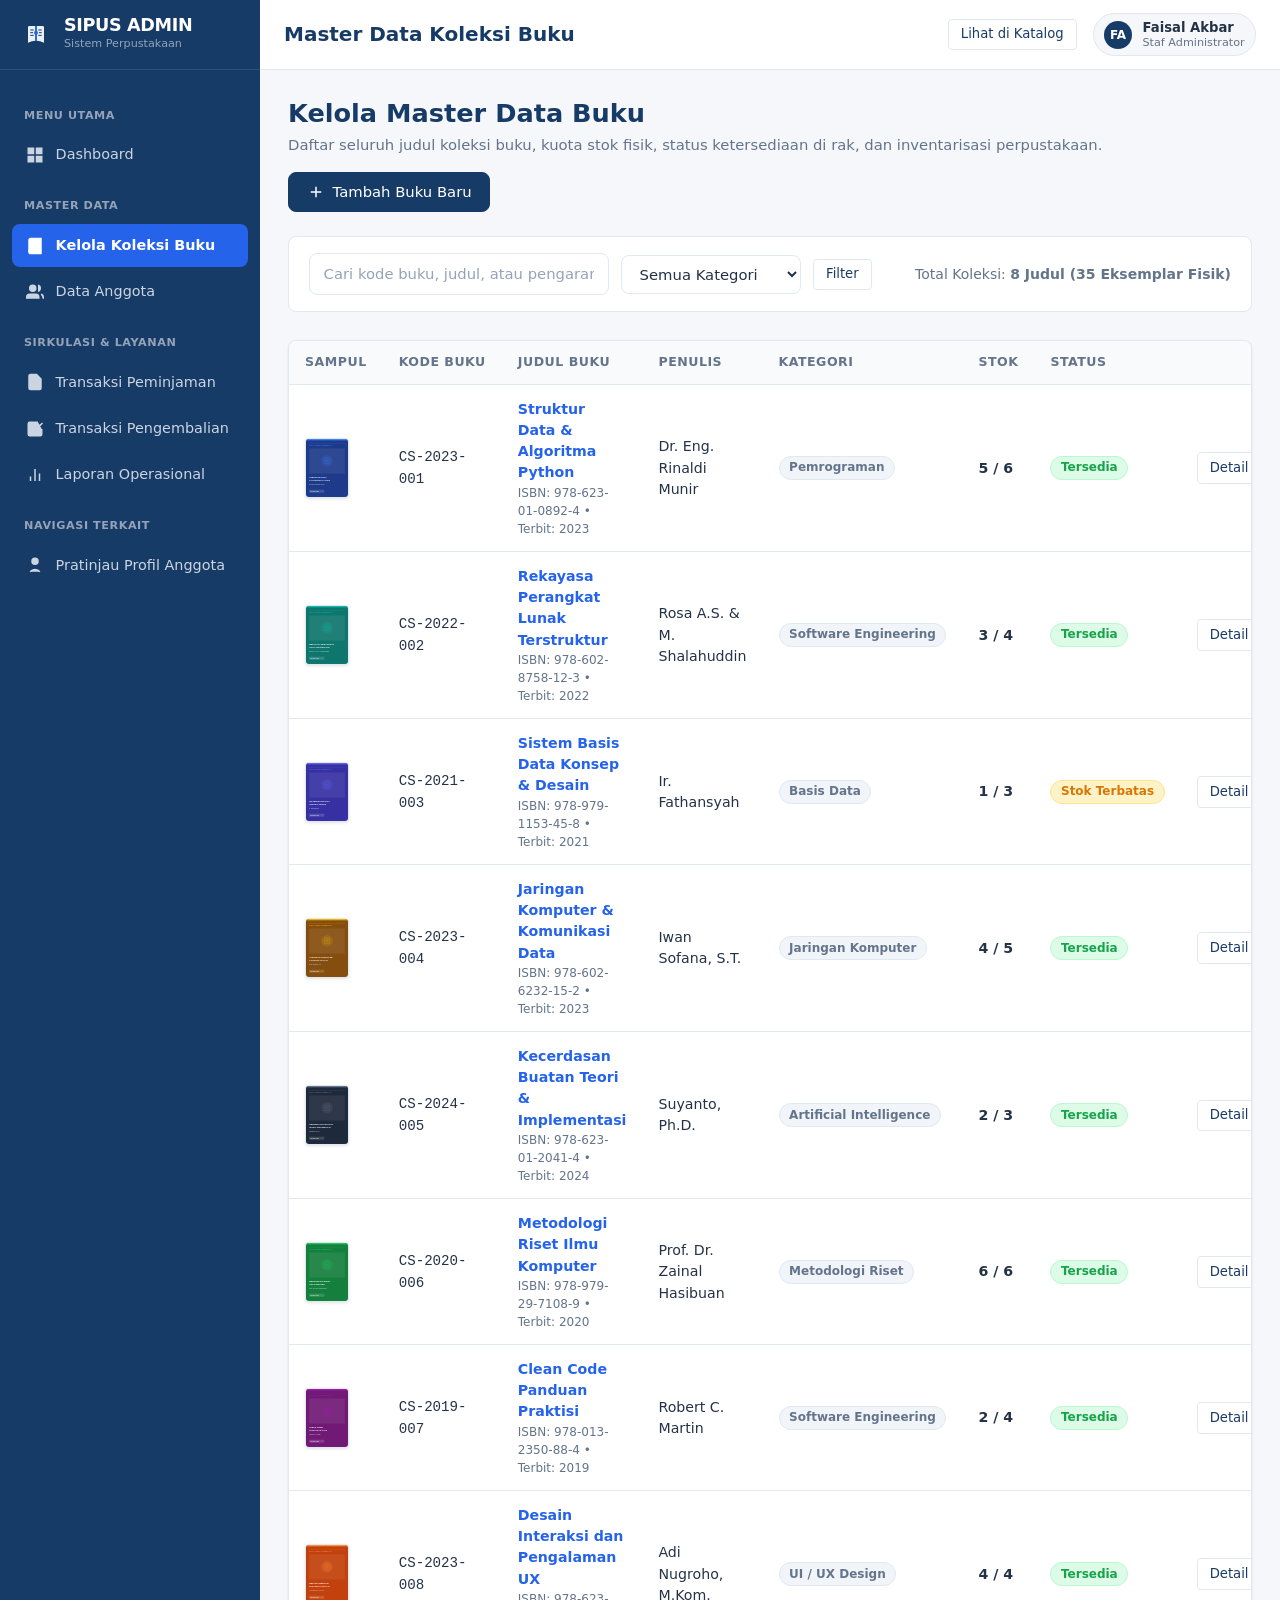
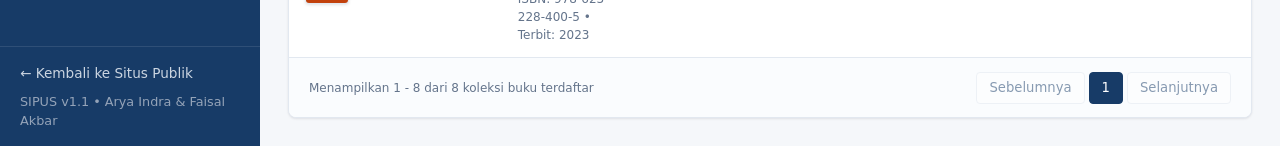
<file: buku.html>
<!DOCTYPE html>
<html lang="id">
<head>
  <meta charset="UTF-8">
  <meta name="viewport" content="width=device-width, initial-scale=1.0">
  <title>Pengelolaan Data Buku - SIPUS Admin</title>
  <link rel="stylesheet" href="css/style.css">
</head>
<body>

  <div class="admin-shell">
    <!-- Sidebar Admin -->
    <aside class="admin-sidebar">
      <div class="admin-sidebar-header">
        <a href="dashboard.html" class="admin-brand">
          <img src="assets/images/logo.svg" alt="SIPUS Logo" style="width: 32px; height: 32px;">
          <div>
            <div class="brand-name" style="font-size: 1.1rem;">SIPUS ADMIN</div>
            <div class="brand-subtitle" style="font-size: 0.7rem;">Sistem Perpustakaan</div>
          </div>
        </a>
      </div>

      <nav class="admin-sidebar-nav">
        <div class="nav-section-title">Menu Utama</div>
        <a href="dashboard.html" class="sidebar-link">
          <svg class="sidebar-icon" viewBox="0 0 24 24" fill="none" stroke="currentColor" stroke-width="2"><rect x="3" y="3" width="7" height="7"></rect><rect x="14" y="3" width="7" height="7"></rect><rect x="14" y="14" width="7" height="7"></rect><rect x="3" y="14" width="7" height="7"></rect></svg>
          Dashboard
        </a>

        <div class="nav-section-title">Master Data</div>
        <a href="buku.html" class="sidebar-link active">
          <svg class="sidebar-icon" viewBox="0 0 24 24" fill="none" stroke="currentColor" stroke-width="2"><path d="M4 19.5A2.5 2.5 0 0 1 6.5 17H20"></path><path d="M6.5 2H20v20H6.5A2.5 2.5 0 0 1 4 19.5v-15A2.5 2.5 0 0 1 6.5 2z"></path></svg>
          Kelola Koleksi Buku
        </a>
        <a href="anggota.html" class="sidebar-link">
          <svg class="sidebar-icon" viewBox="0 0 24 24" fill="none" stroke="currentColor" stroke-width="2"><path d="M17 21v-2a4 4 0 0 0-4-4H5a4 4 0 0 0-4 4v2"></path><circle cx="9" cy="7" r="4"></circle><path d="M23 21v-2a4 4 0 0 0-3-3.87"></path><path d="M16 3.13a4 4 0 0 1 0 7.75"></path></svg>
          Data Anggota
        </a>

        <div class="nav-section-title">Sirkulasi & Layanan</div>
        <a href="peminjaman.html" class="sidebar-link">
          <svg class="sidebar-icon" viewBox="0 0 24 24" fill="none" stroke="currentColor" stroke-width="2"><path d="M14 2H6a2 2 0 0 0-2 2v16a2 2 0 0 0 2 2h12a2 2 0 0 0 2-2V8z"></path><polyline points="14 2 14 8 20 8"></polyline><line x1="12" y1="18" x2="12" y2="12"></line><line x1="9" y1="15" x2="15" y2="15"></line></svg>
          Transaksi Peminjaman
        </a>
        <a href="pengembalian.html" class="sidebar-link">
          <svg class="sidebar-icon" viewBox="0 0 24 24" fill="none" stroke="currentColor" stroke-width="2"><polyline points="9 11 12 14 22 4"></polyline><path d="M21 12v7a2 2 0 0 1-2 2H5a2 2 0 0 1-2-2V5a2 2 0 0 1 2-2h11"></path></svg>
          Transaksi Pengembalian
        </a>
        <a href="laporan.html" class="sidebar-link">
          <svg class="sidebar-icon" viewBox="0 0 24 24" fill="none" stroke="currentColor" stroke-width="2"><line x1="18" y1="20" x2="18" y2="10"></line><line x1="12" y1="20" x2="12" y2="4"></line><line x1="6" y1="20" x2="6" y2="14"></line></svg>
          Laporan Operasional
        </a>

        <div class="nav-section-title">Navigasi Terkait</div>
        <a href="profil.html" class="sidebar-link">
          <svg class="sidebar-icon" viewBox="0 0 24 24" fill="none" stroke="currentColor" stroke-width="2"><circle cx="12" cy="7" r="4"></circle><path d="M5.5 21a8.5 8.5 0 0 1 13 0"></path></svg>
          Pratinjau Profil Anggota
        </a>
      </nav>

      <div class="admin-sidebar-footer">
        <a href="index.html">&larr; Kembali ke Situs Publik</a>
        <span>SIPUS v1.1 • Arya Indra &amp; Faisal Akbar</span>
      </div>
    </aside>

    <!-- Main Panel -->
    <div class="admin-main">
      <!-- Topbar -->
      <header class="admin-topbar">
        <div class="admin-topbar-title">
          <h2>Master Data Koleksi Buku</h2>
        </div>

        <div class="admin-topbar-actions">
          <a href="katalog.html" class="btn btn-secondary btn-sm">Lihat di Katalog</a>
          <div class="user-badge">
            <div class="user-avatar">FA</div>
            <div class="user-info">
              <div class="user-name">Faisal Akbar</div>
              <div class="user-role">Staf Administrator</div>
            </div>
          </div>
        </div>
      </header>

      <!-- Content Area -->
      <main class="admin-content">
        <!-- Page Header (FR-006) -->
        <div class="page-header">
          <div class="page-header-text">
            <h1>Kelola Master Data Buku</h1>
            <p>Daftar seluruh judul koleksi buku, kuota stok fisik, status ketersediaan di rak, dan inventarisasi perpustakaan.</p>
          </div>
          <div>
            <!-- Tombol Tambah Buku Mockup (FR-006) -->
            <button type="button" class="btn btn-primary">
              <svg width="18" height="18" viewBox="0 0 24 24" fill="none" stroke="currentColor" stroke-width="2"><line x1="12" y1="5" x2="12" y2="19"></line><line x1="5" y1="12" x2="19" y2="12"></line></svg>
              Tambah Buku Baru
            </button>
          </div>
        </div>

        <!-- Filter & Search Bar Admin -->
        <div class="filter-bar">
          <div class="filter-group">
            <input type="text" class="form-control" placeholder="Cari kode buku, judul, atau pengarang..." style="width: 300px;">
            <select class="form-control" style="width: 180px;">
              <option value="">Semua Kategori</option>
              <option value="cs">Pemrograman</option>
              <option value="se">Rekayasa Perangkat Lunak</option>
              <option value="db">Basis Data</option>
              <option value="net">Jaringan Komputer</option>
              <option value="ai">Kecerdasan Buatan</option>
            </select>
            <button type="button" class="btn btn-secondary btn-sm">Filter</button>
          </div>

          <div class="text-sm text-muted">
            Total Koleksi: <strong>8 Judul (27 Eksemplar Fisik)</strong>
          </div>
        </div>

        <!-- Tabel Daftar Buku (FR-006) -->
        <div class="card">
          <div class="table-responsive">
            <table class="data-table">
              <thead>
                <tr>
                  <th style="width: 65px; text-align: center;">Sampul</th>
                  <th>Kode Buku</th>
                  <th>Judul Buku</th>
                  <th>Penulis</th>
                  <th>Kategori</th>
                  <th>Stok</th>
                  <th>Status</th>
                  <th class="text-right">Aksi</th>
                </tr>
              </thead>
              <tbody>
                <tr>
                  <td style="text-align: center;">
                    <a href="detail-buku.html" title="Lihat detail">
                      <img src="assets/images/books/buku-1.svg" alt="Sampul Struktur Data &amp; Algoritma Python" class="table-book-thumb">
                    </a>
                  </td>
                  <td><code>CS-2023-001</code></td>
                  <td>
                    <div style="font-weight: 600; color: var(--primary-navy);"><a href="detail-buku.html">Struktur Data &amp; Algoritma Python</a></div>
                    <div class="text-xs text-muted">ISBN: 978-623-01-0892-4 • Terbit: 2023</div>
                  </td>
                  <td>Dr. Eng. Rinaldi Munir</td>
                  <td><span class="badge badge-neutral">Pemrograman</span></td>
                  <td><strong>5 / 6</strong></td>
                  <td><span class="badge badge-success">Tersedia</span></td>
                  <td class="text-right">
                    <div class="table-actions" style="justify-content: flex-end;">
                      <a href="detail-buku.html" class="btn btn-secondary btn-sm" title="Lihat">Detail</a>
                      <button type="button" class="btn btn-secondary btn-sm" title="Edit">Edit</button>
                      <button type="button" class="btn btn-danger btn-sm" title="Hapus">Hapus</button>
                    </div>
                  </td>
                </tr>

                <tr>
                  <td style="text-align: center;">
                    <a href="detail-buku.html" title="Lihat detail">
                      <img src="assets/images/books/buku-2.svg" alt="Sampul Rekayasa Perangkat Lunak Terstruktur" class="table-book-thumb">
                    </a>
                  </td>
                  <td><code>CS-2022-002</code></td>
                  <td>
                    <div style="font-weight: 600; color: var(--primary-navy);"><a href="detail-buku.html">Rekayasa Perangkat Lunak Terstruktur</a></div>
                    <div class="text-xs text-muted">ISBN: 978-602-8758-12-3 • Terbit: 2022</div>
                  </td>
                  <td>Rosa A.S. &amp; M. Shalahuddin</td>
                  <td><span class="badge badge-neutral">Software Engineering</span></td>
                  <td><strong>3 / 4</strong></td>
                  <td><span class="badge badge-success">Tersedia</span></td>
                  <td class="text-right">
                    <div class="table-actions" style="justify-content: flex-end;">
                      <a href="detail-buku.html" class="btn btn-secondary btn-sm">Detail</a>
                      <button type="button" class="btn btn-secondary btn-sm">Edit</button>
                      <button type="button" class="btn btn-danger btn-sm">Hapus</button>
                    </div>
                  </td>
                </tr>

                <tr>
                  <td style="text-align: center;">
                    <a href="detail-buku.html" title="Lihat detail">
                      <img src="assets/images/books/buku-3.svg" alt="Sampul Sistem Basis Data Konsep &amp; Desain" class="table-book-thumb">
                    </a>
                  </td>
                  <td><code>CS-2021-003</code></td>
                  <td>
                    <div style="font-weight: 600; color: var(--primary-navy);"><a href="detail-buku.html">Sistem Basis Data Konsep &amp; Desain</a></div>
                    <div class="text-xs text-muted">ISBN: 978-979-1153-45-8 • Terbit: 2021</div>
                  </td>
                  <td>Ir. Fathansyah</td>
                  <td><span class="badge badge-neutral">Basis Data</span></td>
                  <td><strong>1 / 3</strong></td>
                  <td><span class="badge badge-warning">Stok Terbatas</span></td>
                  <td class="text-right">
                    <div class="table-actions" style="justify-content: flex-end;">
                      <a href="detail-buku.html" class="btn btn-secondary btn-sm">Detail</a>
                      <button type="button" class="btn btn-secondary btn-sm">Edit</button>
                      <button type="button" class="btn btn-danger btn-sm">Hapus</button>
                    </div>
                  </td>
                </tr>

                <tr>
                  <td style="text-align: center;">
                    <a href="detail-buku.html" title="Lihat detail">
                      <img src="assets/images/books/buku-4.svg" alt="Sampul Jaringan Komputer &amp; Komunikasi Data" class="table-book-thumb">
                    </a>
                  </td>
                  <td><code>CS-2023-004</code></td>
                  <td>
                    <div style="font-weight: 600; color: var(--primary-navy);"><a href="detail-buku.html">Jaringan Komputer &amp; Komunikasi Data</a></div>
                    <div class="text-xs text-muted">ISBN: 978-602-6232-15-2 • Terbit: 2023</div>
                  </td>
                  <td>Iwan Sofana, S.T.</td>
                  <td><span class="badge badge-neutral">Jaringan Komputer</span></td>
                  <td><strong>4 / 5</strong></td>
                  <td><span class="badge badge-success">Tersedia</span></td>
                  <td class="text-right">
                    <div class="table-actions" style="justify-content: flex-end;">
                      <a href="detail-buku.html" class="btn btn-secondary btn-sm">Detail</a>
                      <button type="button" class="btn btn-secondary btn-sm">Edit</button>
                      <button type="button" class="btn btn-danger btn-sm">Hapus</button>
                    </div>
                  </td>
                </tr>

                <tr>
                  <td style="text-align: center;">
                    <a href="detail-buku.html" title="Lihat detail">
                      <img src="assets/images/books/buku-5.svg" alt="Sampul Kecerdasan Buatan Teori &amp; Implementasi" class="table-book-thumb">
                    </a>
                  </td>
                  <td><code>CS-2024-005</code></td>
                  <td>
                    <div style="font-weight: 600; color: var(--primary-navy);"><a href="detail-buku.html">Kecerdasan Buatan Teori &amp; Implementasi</a></div>
                    <div class="text-xs text-muted">ISBN: 978-623-01-2041-4 • Terbit: 2024</div>
                  </td>
                  <td>Suyanto, Ph.D.</td>
                  <td><span class="badge badge-neutral">Artificial Intelligence</span></td>
                  <td><strong>2 / 3</strong></td>
                  <td><span class="badge badge-success">Tersedia</span></td>
                  <td class="text-right">
                    <div class="table-actions" style="justify-content: flex-end;">
                      <a href="detail-buku.html" class="btn btn-secondary btn-sm">Detail</a>
                      <button type="button" class="btn btn-secondary btn-sm">Edit</button>
                      <button type="button" class="btn btn-danger btn-sm">Hapus</button>
                    </div>
                  </td>
                </tr>

                <tr>
                  <td style="text-align: center;">
                    <a href="detail-buku.html" title="Lihat detail">
                      <img src="assets/images/books/buku-6.svg" alt="Sampul Metodologi Riset Ilmu Komputer" class="table-book-thumb">
                    </a>
                  </td>
                  <td><code>CS-2020-006</code></td>
                  <td>
                    <div style="font-weight: 600; color: var(--primary-navy);"><a href="detail-buku.html">Metodologi Riset Ilmu Komputer</a></div>
                    <div class="text-xs text-muted">ISBN: 978-979-29-7108-9 • Terbit: 2020</div>
                  </td>
                  <td>Prof. Dr. Zainal Hasibuan</td>
                  <td><span class="badge badge-neutral">Metodologi Riset</span></td>
                  <td><strong>6 / 6</strong></td>
                  <td><span class="badge badge-success">Tersedia</span></td>
                  <td class="text-right">
                    <div class="table-actions" style="justify-content: flex-end;">
                      <a href="detail-buku.html" class="btn btn-secondary btn-sm">Detail</a>
                      <button type="button" class="btn btn-secondary btn-sm">Edit</button>
                      <button type="button" class="btn btn-danger btn-sm">Hapus</button>
                    </div>
                  </td>
                </tr>

                <tr>
                  <td style="text-align: center;">
                    <a href="detail-buku.html" title="Lihat detail">
                      <img src="assets/images/books/buku-7.svg" alt="Sampul Clean Code Panduan Praktisi" class="table-book-thumb">
                    </a>
                  </td>
                  <td><code>CS-2019-007</code></td>
                  <td>
                    <div style="font-weight: 600; color: var(--primary-navy);"><a href="detail-buku.html">Clean Code Panduan Praktisi</a></div>
                    <div class="text-xs text-muted">ISBN: 978-013-2350-88-4 • Terbit: 2019</div>
                  </td>
                  <td>Robert C. Martin</td>
                  <td><span class="badge badge-neutral">Software Engineering</span></td>
                  <td><strong>2 / 4</strong></td>
                  <td><span class="badge badge-success">Tersedia</span></td>
                  <td class="text-right">
                    <div class="table-actions" style="justify-content: flex-end;">
                      <a href="detail-buku.html" class="btn btn-secondary btn-sm">Detail</a>
                      <button type="button" class="btn btn-secondary btn-sm">Edit</button>
                      <button type="button" class="btn btn-danger btn-sm">Hapus</button>
                    </div>
                  </td>
                </tr>

                <tr>
                  <td style="text-align: center;">
                    <a href="detail-buku.html" title="Lihat detail">
                      <img src="assets/images/books/buku-8.svg" alt="Sampul Desain Interaksi dan Pengalaman UX" class="table-book-thumb">
                    </a>
                  </td>
                  <td><code>CS-2023-008</code></td>
                  <td>
                    <div style="font-weight: 600; color: var(--primary-navy);"><a href="detail-buku.html">Desain Interaksi dan Pengalaman UX</a></div>
                    <div class="text-xs text-muted">ISBN: 978-623-228-400-5 • Terbit: 2023</div>
                  </td>
                  <td>Adi Nugroho, M.Kom.</td>
                  <td><span class="badge badge-neutral">UI / UX Design</span></td>
                  <td><strong>4 / 4</strong></td>
                  <td><span class="badge badge-success">Tersedia</span></td>
                  <td class="text-right">
                    <div class="table-actions" style="justify-content: flex-end;">
                      <a href="detail-buku.html" class="btn btn-secondary btn-sm">Detail</a>
                      <button type="button" class="btn btn-secondary btn-sm">Edit</button>
                      <button type="button" class="btn btn-danger btn-sm">Hapus</button>
                    </div>
                  </td>
                </tr>
              </tbody>
            </table>
          </div>

          <div class="card-footer" style="display: flex; justify-content: space-between; align-items: center; flex-wrap: wrap; gap: 0.5rem;">
            <div class="text-xs text-muted">Menampilkan 1 - 8 dari 8 koleksi buku terdaftar</div>
            <div style="display: flex; gap: 0.25rem;">
              <span class="btn btn-secondary btn-sm" style="opacity: 0.5;">Sebelumnya</span>
              <span class="btn btn-primary btn-sm">1</span>
              <span class="btn btn-secondary btn-sm" style="opacity: 0.5;">Selanjutnya</span>
            </div>
          </div>
        </div>
      </main>
    </div>
  </div>

  <script src="js/sipus.js"></script>
</body>
</html>
</file>
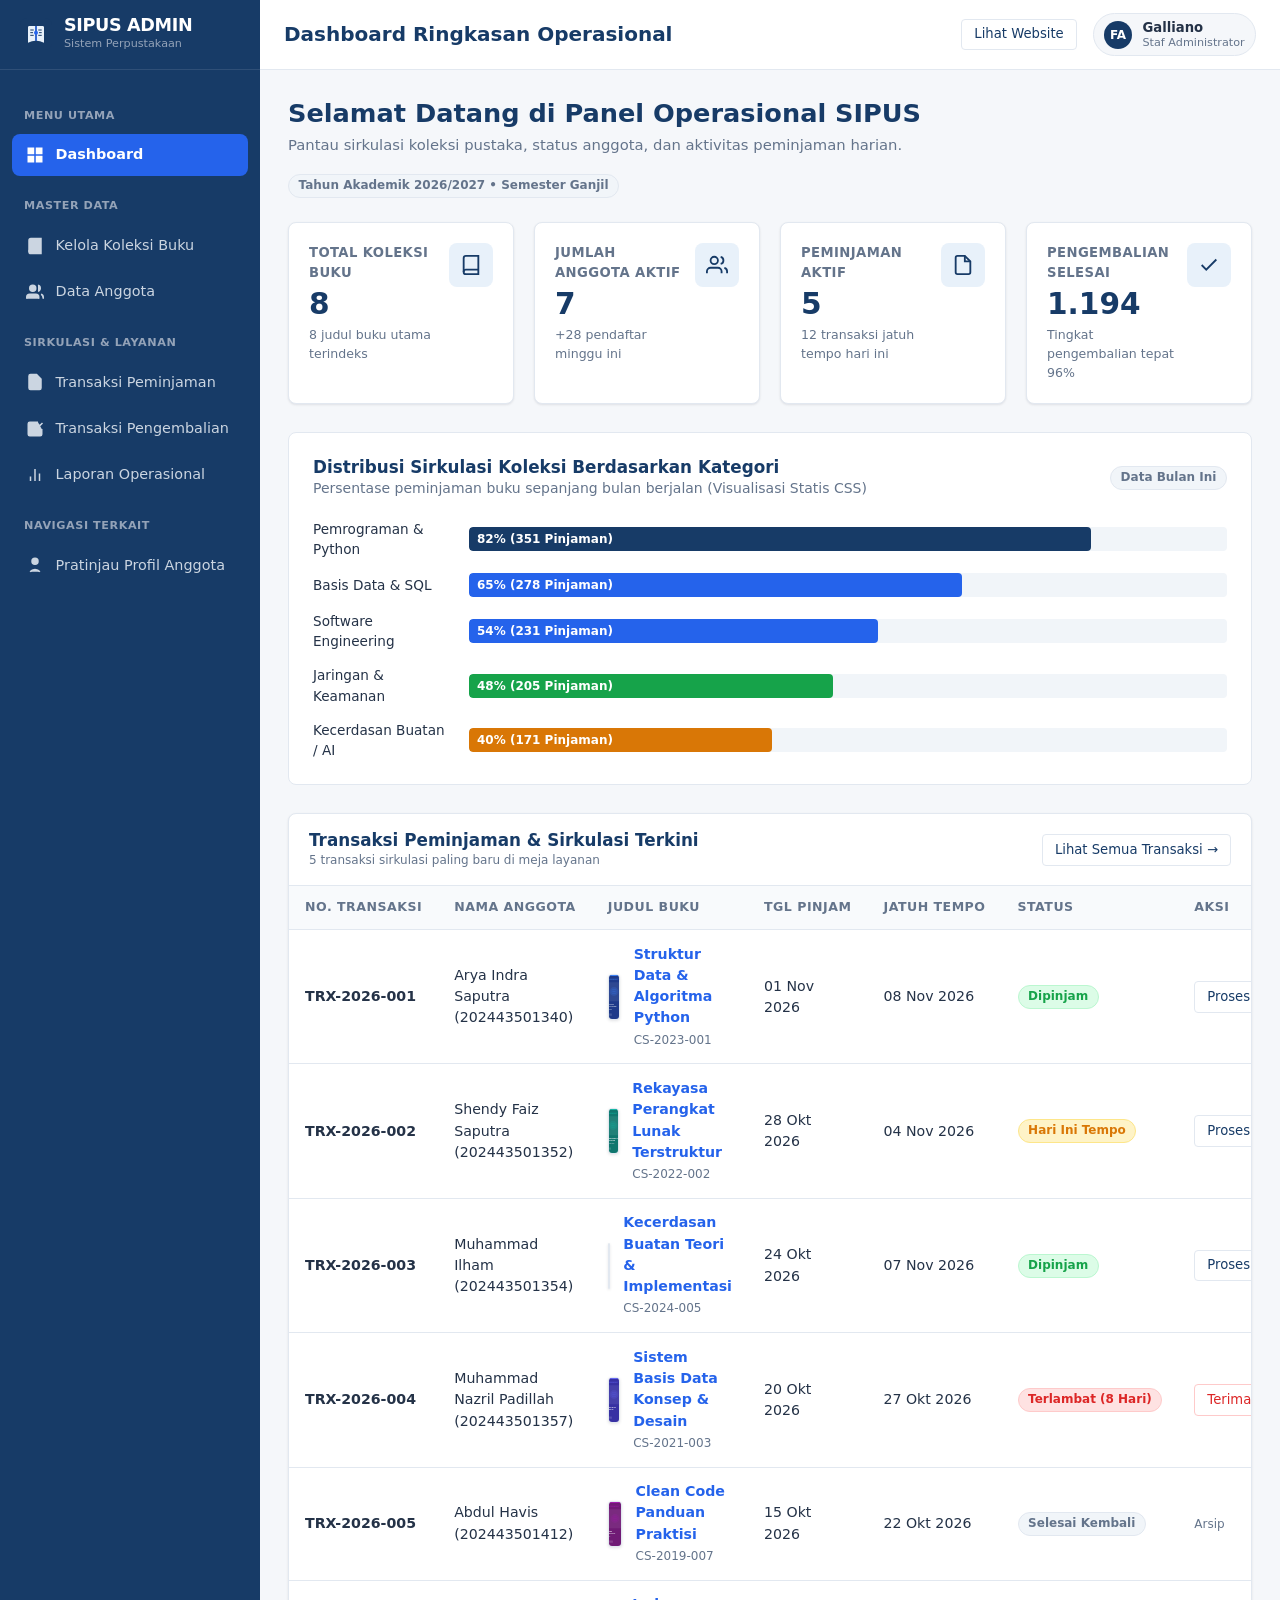
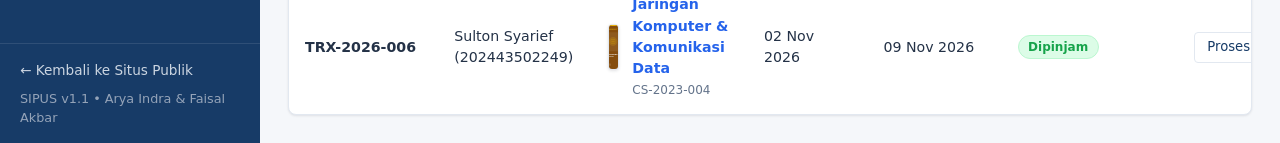
<file: dashboard.html>
<!DOCTYPE html>
<html lang="id">
<head>
  <meta charset="UTF-8">
  <meta name="viewport" content="width=device-width, initial-scale=1.0">
  <title>Dashboard Administrasi - SIPUS</title>
  <link rel="stylesheet" href="css/style.css">
</head>
<body>

  <div class="admin-shell">
    <!-- Sidebar Navigasi Admin (FR-005) -->
    <aside class="admin-sidebar">
      <div class="admin-sidebar-header">
        <a href="dashboard.html" class="admin-brand">
          <img src="assets/images/logo.svg" alt="SIPUS Logo" style="width: 32px; height: 32px;">
          <div>
            <div class="brand-name" style="font-size: 1.1rem;">SIPUS ADMIN</div>
            <div class="brand-subtitle" style="font-size: 0.7rem;">Sistem Perpustakaan</div>
          </div>
        </a>
      </div>

      <nav class="admin-sidebar-nav">
        <div class="nav-section-title">Menu Utama</div>
        <a href="dashboard.html" class="sidebar-link active">
          <svg class="sidebar-icon" viewBox="0 0 24 24" fill="none" stroke="currentColor" stroke-width="2"><rect x="3" y="3" width="7" height="7"></rect><rect x="14" y="3" width="7" height="7"></rect><rect x="14" y="14" width="7" height="7"></rect><rect x="3" y="14" width="7" height="7"></rect></svg>
          Dashboard
        </a>

        <div class="nav-section-title">Master Data</div>
        <a href="buku.html" class="sidebar-link">
          <svg class="sidebar-icon" viewBox="0 0 24 24" fill="none" stroke="currentColor" stroke-width="2"><path d="M4 19.5A2.5 2.5 0 0 1 6.5 17H20"></path><path d="M6.5 2H20v20H6.5A2.5 2.5 0 0 1 4 19.5v-15A2.5 2.5 0 0 1 6.5 2z"></path></svg>
          Kelola Koleksi Buku
        </a>
        <a href="anggota.html" class="sidebar-link">
          <svg class="sidebar-icon" viewBox="0 0 24 24" fill="none" stroke="currentColor" stroke-width="2"><path d="M17 21v-2a4 4 0 0 0-4-4H5a4 4 0 0 0-4 4v2"></path><circle cx="9" cy="7" r="4"></circle><path d="M23 21v-2a4 4 0 0 0-3-3.87"></path><path d="M16 3.13a4 4 0 0 1 0 7.75"></path></svg>
          Data Anggota
        </a>

        <div class="nav-section-title">Sirkulasi & Layanan</div>
        <a href="peminjaman.html" class="sidebar-link">
          <svg class="sidebar-icon" viewBox="0 0 24 24" fill="none" stroke="currentColor" stroke-width="2"><path d="M14 2H6a2 2 0 0 0-2 2v16a2 2 0 0 0 2 2h12a2 2 0 0 0 2-2V8z"></path><polyline points="14 2 14 8 20 8"></polyline><line x1="12" y1="18" x2="12" y2="12"></line><line x1="9" y1="15" x2="15" y2="15"></line></svg>
          Transaksi Peminjaman
        </a>
        <a href="pengembalian.html" class="sidebar-link">
          <svg class="sidebar-icon" viewBox="0 0 24 24" fill="none" stroke="currentColor" stroke-width="2"><polyline points="9 11 12 14 22 4"></polyline><path d="M21 12v7a2 2 0 0 1-2 2H5a2 2 0 0 1-2-2V5a2 2 0 0 1 2-2h11"></path></svg>
          Transaksi Pengembalian
        </a>
        <a href="laporan.html" class="sidebar-link">
          <svg class="sidebar-icon" viewBox="0 0 24 24" fill="none" stroke="currentColor" stroke-width="2"><line x1="18" y1="20" x2="18" y2="10"></line><line x1="12" y1="20" x2="12" y2="4"></line><line x1="6" y1="20" x2="6" y2="14"></line></svg>
          Laporan Operasional
        </a>

        <div class="nav-section-title">Navigasi Terkait</div>
        <a href="profil.html" class="sidebar-link">
          <svg class="sidebar-icon" viewBox="0 0 24 24" fill="none" stroke="currentColor" stroke-width="2"><circle cx="12" cy="7" r="4"></circle><path d="M5.5 21a8.5 8.5 0 0 1 13 0"></path></svg>
          Pratinjau Profil Anggota
        </a>
      </nav>

      <div class="admin-sidebar-footer">
        <a href="index.html">&larr; Kembali ke Situs Publik</a>
        <span>SIPUS v1.1 • Arya Indra &amp; Faisal Akbar</span>
      </div>
    </aside>

    <!-- Main Panel -->
    <div class="admin-main">
      <!-- Topbar -->
      <header class="admin-topbar">
        <div class="admin-topbar-title">
          <h2>Dashboard Ringkasan Operasional</h2>
        </div>

        <div class="admin-topbar-actions">
          <a href="index.html" class="btn btn-secondary btn-sm">Lihat Website</a>
          <div class="user-badge">
            <div class="user-avatar">FA</div>
            <div class="user-info">
              <div class="user-name">Galliano</div>
              <div class="user-role">Staf Administrator</div>
            </div>
          </div>
        </div>
      </header>

      <!-- Content Area -->
      <main class="admin-content">
        <!-- Page Header -->
        <div class="page-header">
          <div class="page-header-text">
            <h1>Selamat Datang di Panel Operasional SIPUS</h1>
            <p>Pantau sirkulasi koleksi pustaka, status anggota, dan aktivitas peminjaman harian.</p>
          </div>
          <div>
            <span class="badge badge-neutral">Tahun Akademik 2026/2027 • Semester Ganjil</span>
          </div>
        </div>

        <!-- 4 Stat Cards (FR-005) -->
        <div class="stats-grid">
          <div class="stat-card">
            <div class="stat-info">
              <span class="stat-label">Total Koleksi Buku</span>
              <span class="stat-value">1,480</span>
              <span class="stat-desc">8 judul buku utama terindeks</span>
            </div>
            <div class="stat-icon-wrap">
              <svg width="22" height="22" viewBox="0 0 24 24" fill="none" stroke="currentColor" stroke-width="2"><path d="M4 19.5A2.5 2.5 0 0 1 6.5 17H20"></path><path d="M6.5 2H20v20H6.5A2.5 2.5 0 0 1 4 19.5v-15A2.5 2.5 0 0 1 6.5 2z"></path></svg>
            </div>
          </div>

          <div class="stat-card">
            <div class="stat-info">
              <span class="stat-label">Jumlah Anggota Aktif</span>
              <span class="stat-value">3,240</span>
              <span class="stat-desc">+28 pendaftar minggu ini</span>
            </div>
            <div class="stat-icon-wrap">
              <svg width="22" height="22" viewBox="0 0 24 24" fill="none" stroke="currentColor" stroke-width="2"><path d="M17 21v-2a4 4 0 0 0-4-4H5a4 4 0 0 0-4 4v2"></path><circle cx="9" cy="7" r="4"></circle><path d="M23 21v-2a4 4 0 0 0-3-3.87"></path><path d="M16 3.13a4 4 0 0 1 0 7.75"></path></svg>
            </div>
          </div>

          <div class="stat-card">
            <div class="stat-info">
              <span class="stat-label">Peminjaman Aktif</span>
              <span class="stat-value">428</span>
              <span class="stat-desc">12 transaksi jatuh tempo hari ini</span>
            </div>
            <div class="stat-icon-wrap">
              <svg width="22" height="22" viewBox="0 0 24 24" fill="none" stroke="currentColor" stroke-width="2"><path d="M14 2H6a2 2 0 0 0-2 2v16a2 2 0 0 0 2 2h12a2 2 0 0 0 2-2V8z"></path><polyline points="14 2 14 8 20 8"></polyline></svg>
            </div>
          </div>

          <div class="stat-card">
            <div class="stat-info">
              <span class="stat-label">Pengembalian Selesai</span>
              <span class="stat-value">1,192</span>
              <span class="stat-desc">Tingkat pengembalian tepat 96%</span>
            </div>
            <div class="stat-icon-wrap">
              <svg width="22" height="22" viewBox="0 0 24 24" fill="none" stroke="currentColor" stroke-width="2"><polyline points="20 6 9 17 4 12"></polyline></svg>
            </div>
          </div>
        </div>

        <!-- Visual Statis Berbasis HTML/CSS -->
        <div class="report-chart-box">
          <div style="display: flex; justify-content: space-between; align-items: center; margin-bottom: 0.5rem;">
            <div>
              <h3 class="card-title">Distribusi Sirkulasi Koleksi Berdasarkan Kategori</h3>
              <p class="text-sm text-muted" style="margin: 0;">Persentase peminjaman buku sepanjang bulan berjalan (Visualisasi Statis CSS)</p>
            </div>
            <span class="badge badge-neutral">Data Bulan Ini</span>
          </div>

          <div class="bar-chart-static">
            <div class="bar-row">
              <span class="bar-label">Pemrograman & Python</span>
              <div class="bar-track">
                <div class="bar-fill bar-fill-navy" style="width: 82%;">82% (351 Pinjaman)</div>
              </div>
            </div>
            <div class="bar-row">
              <span class="bar-label">Basis Data & SQL</span>
              <div class="bar-track">
                <div class="bar-fill bar-fill-accent" style="width: 65%;">65% (278 Pinjaman)</div>
              </div>
            </div>
            <div class="bar-row">
              <span class="bar-label">Software Engineering</span>
              <div class="bar-track">
                <div class="bar-fill bar-fill-accent" style="width: 54%;">54% (231 Pinjaman)</div>
              </div>
            </div>
            <div class="bar-row">
              <span class="bar-label">Jaringan & Keamanan</span>
              <div class="bar-track">
                <div class="bar-fill bar-fill-success" style="width: 48%;">48% (205 Pinjaman)</div>
              </div>
            </div>
            <div class="bar-row">
              <span class="bar-label">Kecerdasan Buatan / AI</span>
              <div class="bar-track">
                <div class="bar-fill bar-fill-warning" style="width: 40%;">40% (171 Pinjaman)</div>
              </div>
            </div>
          </div>
        </div>

        <!-- Tabel Transaksi Terbaru -->
        <div class="card">
          <div class="card-header">
            <div>
              <h3 class="card-title">Transaksi Peminjaman & Sirkulasi Terkini</h3>
              <p class="text-xs text-muted" style="margin: 0;">5 transaksi sirkulasi paling baru di meja layanan</p>
            </div>
            <a href="peminjaman.html" class="btn btn-secondary btn-sm">Lihat Semua Transaksi &rarr;</a>
          </div>

          <div class="table-responsive">
            <table class="data-table">
              <thead>
                <tr>
                  <th>No. Transaksi</th>
                  <th>Nama Anggota</th>
                  <th>Judul Buku</th>
                  <th>Tgl Pinjam</th>
                  <th>Jatuh Tempo</th>
                  <th>Status</th>
                  <th>Aksi</th>
                </tr>
              </thead>
              <tbody>
                <tr>
                  <td><strong>TRX-2026-001</strong></td>
                  <td>Arya Indra Saputra (202443501340)</td>
                  <td>
                    <div class="table-book-cell">
                      <a href="detail-buku.html"><img src="assets/images/books/buku-1.svg" alt="Sampul" class="table-book-thumb" style="width: 34px; height: 46px;"></a>
                      <div>
                        <div style="font-weight: 600;"><a href="detail-buku.html">Struktur Data &amp; Algoritma Python</a></div>
                        <span class="text-xs text-muted">CS-2023-001</span>
                      </div>
                    </div>
                  </td>
                  <td>01 Nov 2026</td>
                  <td>08 Nov 2026</td>
                  <td><span class="badge badge-success">Dipinjam</span></td>
                  <td><a href="pengembalian.html" class="btn btn-secondary btn-sm">Proses Kembali</a></td>
                </tr>
                <tr>
                  <td><strong>TRX-2026-002</strong></td>
                  <td>Shendy Faiz Saputra (202443501352)</td>
                  <td>
                    <div class="table-book-cell">
                      <a href="detail-buku.html"><img src="assets/images/books/buku-2.svg" alt="Sampul" class="table-book-thumb" style="width: 34px; height: 46px;"></a>
                      <div>
                        <div style="font-weight: 600;"><a href="detail-buku.html">Rekayasa Perangkat Lunak Terstruktur</a></div>
                        <span class="text-xs text-muted">CS-2022-002</span>
                      </div>
                    </div>
                  </td>
                  <td>28 Okt 2026</td>
                  <td>04 Nov 2026</td>
                  <td><span class="badge badge-warning">Hari Ini Tempo</span></td>
                  <td><a href="pengembalian.html" class="btn btn-secondary btn-sm">Proses Kembali</a></td>
                </tr>
                <tr>
                  <td><strong>TRX-2026-003</strong></td>
                  <td>Muhammad Ilham (202443501354)</td>
                  <td>
                    <div class="table-book-cell">
                      <a href="detail-buku.html"><img src="assets/images/books/buku-5.svg" alt="Sampul" class="table-book-thumb" style="width: 34px; height: 46px;"></a>
                      <div>
                        <div style="font-weight: 600;"><a href="detail-buku.html">Kecerdasan Buatan Teori &amp; Implementasi</a></div>
                        <span class="text-xs text-muted">CS-2024-005</span>
                      </div>
                    </div>
                  </td>
                  <td>24 Okt 2026</td>
                  <td>07 Nov 2026</td>
                  <td><span class="badge badge-success">Dipinjam</span></td>
                  <td><a href="pengembalian.html" class="btn btn-secondary btn-sm">Proses Kembali</a></td>
                </tr>
                <tr>
                  <td><strong>TRX-2026-004</strong></td>
                  <td>Muhammad Nazril Padillah (202443501357)</td>
                  <td>
                    <div class="table-book-cell">
                      <a href="detail-buku.html"><img src="assets/images/books/buku-3.svg" alt="Sampul" class="table-book-thumb" style="width: 34px; height: 46px;"></a>
                      <div>
                        <div style="font-weight: 600;"><a href="detail-buku.html">Sistem Basis Data Konsep &amp; Desain</a></div>
                        <span class="text-xs text-muted">CS-2021-003</span>
                      </div>
                    </div>
                  </td>
                  <td>20 Okt 2026</td>
                  <td>27 Okt 2026</td>
                  <td><span class="badge badge-danger">Terlambat (8 Hari)</span></td>
                  <td><a href="pengembalian.html" class="btn btn-danger btn-sm">Terima Denda</a></td>
                </tr>
                <tr>
                  <td><strong>TRX-2026-005</strong></td>
                  <td>Abdul Havis (202443501412)</td>
                  <td>
                    <div class="table-book-cell">
                      <a href="detail-buku.html"><img src="assets/images/books/buku-7.svg" alt="Sampul" class="table-book-thumb" style="width: 34px; height: 46px;"></a>
                      <div>
                        <div style="font-weight: 600;"><a href="detail-buku.html">Clean Code Panduan Praktisi</a></div>
                        <span class="text-xs text-muted">CS-2019-007</span>
                      </div>
                    </div>
                  </td>
                  <td>15 Okt 2026</td>
                  <td>22 Okt 2026</td>
                  <td><span class="badge badge-neutral">Selesai Kembali</span></td>
                  <td><span class="text-xs text-muted">Arsip</span></td>
                </tr>
                <tr>
                  <td><strong>TRX-2026-006</strong></td>
                  <td>Sulton Syarief (202443502249)</td>
                  <td>
                    <div class="table-book-cell">
                      <a href="detail-buku.html"><img src="assets/images/books/buku-4.svg" alt="Sampul" class="table-book-thumb" style="width: 34px; height: 46px;"></a>
                      <div>
                        <div style="font-weight: 600;"><a href="detail-buku.html">Jaringan Komputer &amp; Komunikasi Data</a></div>
                        <span class="text-xs text-muted">CS-2023-004</span>
                      </div>
                    </div>
                  </td>
                  <td>02 Nov 2026</td>
                  <td>09 Nov 2026</td>
                  <td><span class="badge badge-success">Dipinjam</span></td>
                  <td><a href="pengembalian.html" class="btn btn-secondary btn-sm">Proses Kembali</a></td>
                </tr>
              </tbody>
            </table>
          </div>
        </div>

      </main>
    </div>
  </div>

  <script src="js/sipus.js"></script>
</body>
</html>
</file>
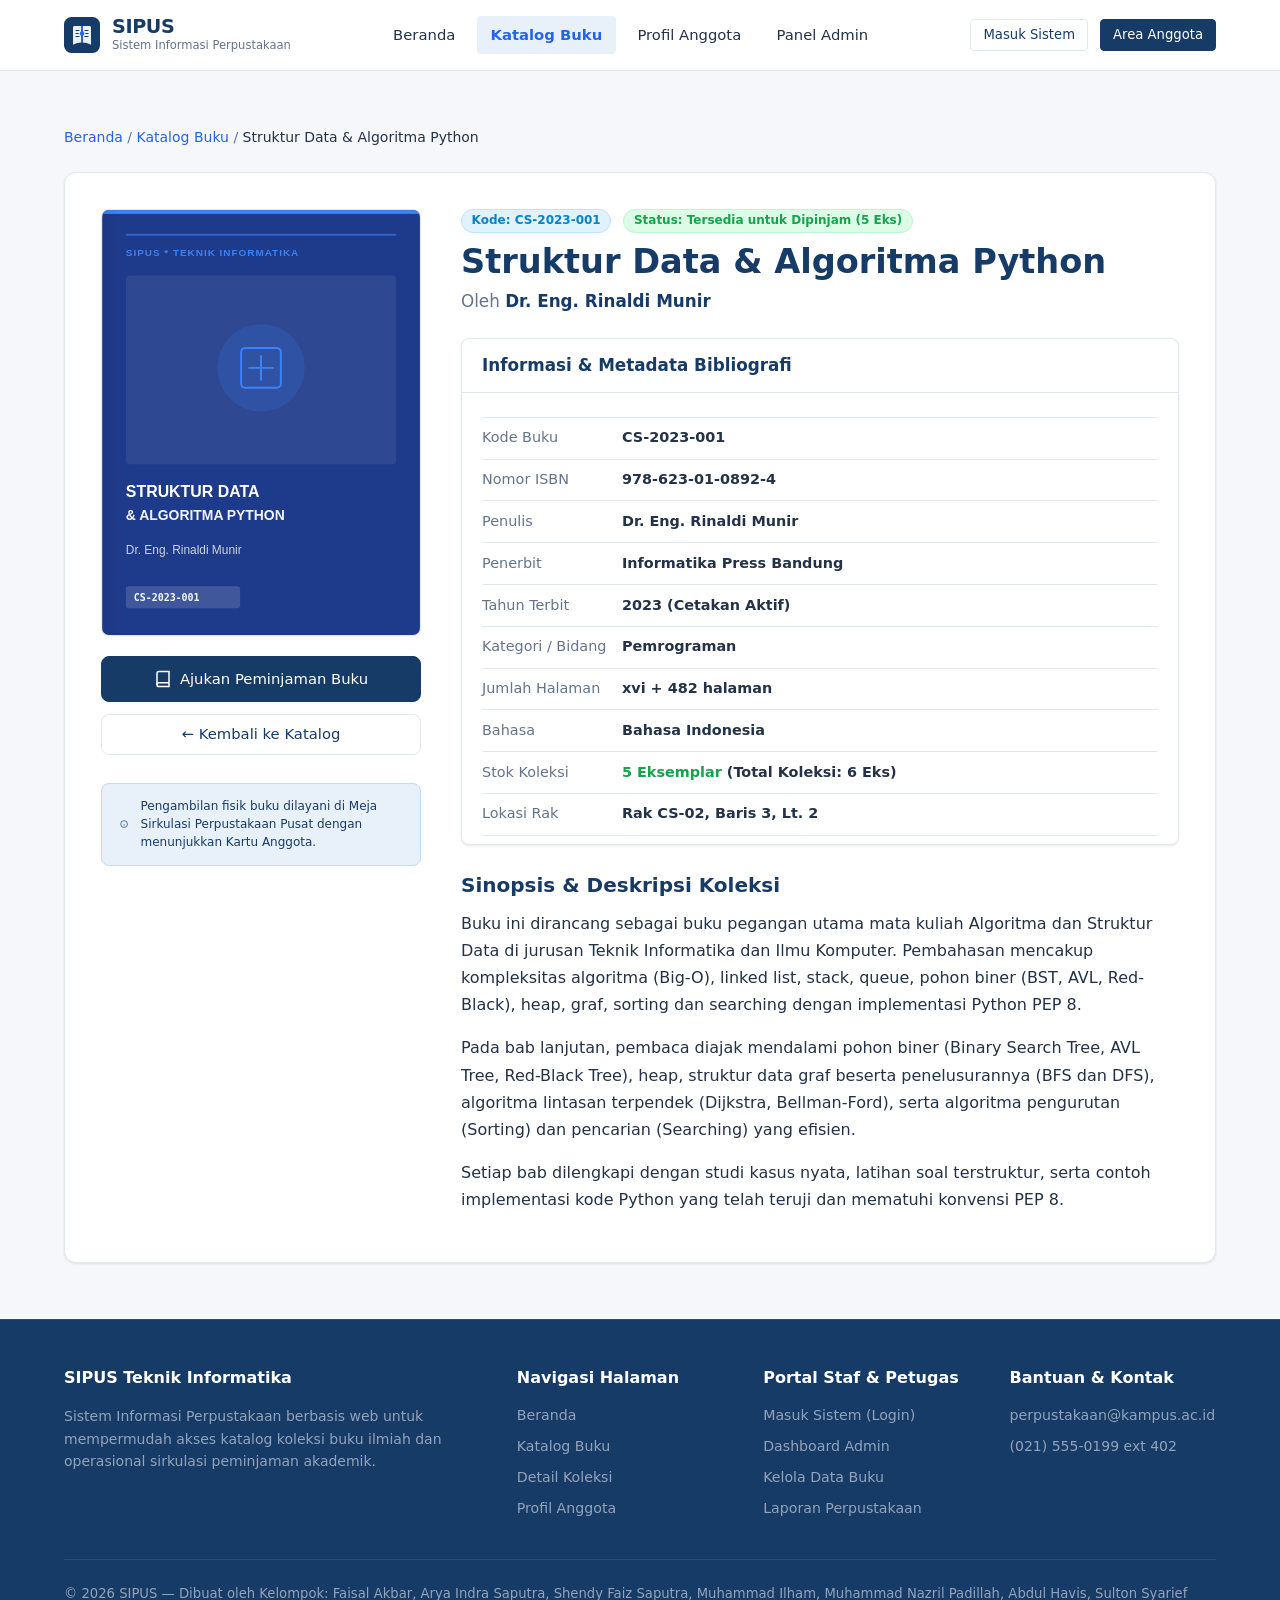
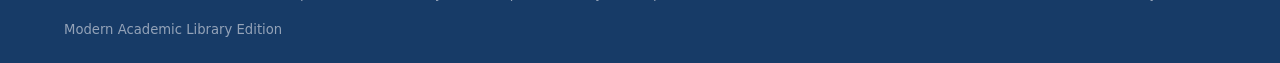
<file: detail-buku.html>
<!DOCTYPE html>
<html lang="id">
<head>
  <meta charset="UTF-8">
  <meta name="viewport" content="width=device-width, initial-scale=1.0">
  <title>Detail Buku: Struktur Data & Algoritma Python - SIPUS</title>
  <link rel="stylesheet" href="css/style.css">
</head>
<body class="public-layout">

  <!-- Header Navigasi Publik -->
  <header class="public-header">
    <div class="container">
      <nav class="navbar">
        <a href="index.html" class="brand-link">
          <img src="assets/images/logo.svg" alt="Logo SIPUS" class="brand-logo">
          <div class="brand-title">
            <span class="brand-name">SIPUS</span>
            <span class="brand-subtitle">Sistem Informasi Perpustakaan</span>
          </div>
        </a>

        <div class="nav-menu">
          <a href="index.html" class="nav-link">Beranda</a>
          <a href="katalog.html" class="nav-link active">Katalog Buku</a>
          <a href="profil.html" class="nav-link">Profil Anggota</a>
          <a href="dashboard.html" class="nav-link">Panel Admin</a>
        </div>

        <div class="nav-actions">
          <a href="login.html" class="btn btn-secondary btn-sm">Masuk Sistem</a>
          <a href="profil.html" class="btn btn-primary btn-sm">Area Anggota</a>
        </div>
      </nav>
    </div>
  </header>

  <main class="section">
    <div class="container">
      <!-- Breadcrumb Navigasi -->
      <div style="margin-bottom: 1.5rem;" class="text-sm text-muted">
        <a href="index.html">Beranda</a> / 
        <a href="katalog.html">Katalog Buku</a> / 
        <span style="color: var(--main-text); font-weight: 500;">Struktur Data & Algoritma Python</span>
      </div>

      <!-- Detail Layout (FR-003) -->
      <div class="detail-layout">
        <!-- Kolom Kiri: Sampul & Aksi -->
        <div class="detail-cover-col">
          <div class="detail-cover-box">
            <img src="assets/images/books/buku-1.svg" alt="Sampul Buku Struktur Data & Algoritma Python">
          </div>

          <div style="display: flex; flex-direction: column; gap: 0.75rem;">
            <!-- Tombol Peminjaman sebagai elemen visual -->
            <button type="button" class="btn btn-primary" style="width: 100%; padding: 0.75rem 1rem;">
              <svg width="18" height="18" viewBox="0 0 24 24" fill="none" stroke="currentColor" stroke-width="2"><path d="M4 19.5A2.5 2.5 0 0 1 6.5 17H20"></path><path d="M6.5 2H20v20H6.5A2.5 2.5 0 0 1 4 19.5v-15A2.5 2.5 0 0 1 6.5 2z"></path></svg>
              Ajukan Peminjaman Buku
            </button>
            <a href="katalog.html" class="btn btn-secondary" style="width: 100%;">
              &larr; Kembali ke Katalog
            </a>
          </div>

          <div class="notice-box notice-info" style="margin-top: 0.5rem;">
            <svg width="20" height="20" viewBox="0 0 24 24" fill="none" stroke="currentColor" stroke-width="2"><circle cx="12" cy="12" r="10"></circle><line x1="12" y1="16" x2="12" y2="12"></line><line x1="12" y1="8" x2="12.01" y2="8"></line></svg>
            <span class="text-xs">Pengambilan fisik buku dilayani di Meja Sirkulasi Perpustakaan Pusat dengan menunjukkan Kartu Anggota.</span>
          </div>
        </div>

        <!-- Kolom Kanan: Metadata & Deskripsi -->
        <div class="detail-content-col">
          <div style="display: flex; align-items: center; gap: 0.75rem; margin-bottom: 0.5rem;">
            <span class="badge badge-info">Kode: CS-2023-001</span>
            <span class="badge badge-success">Status: Tersedia untuk Dipinjam</span>
          </div>

          <h1 style="font-size: 2.1rem; margin-bottom: 0.35rem;">Struktur Data & Algoritma Python</h1>
          <p class="text-muted" style="font-size: 1.05rem; margin-bottom: 1.5rem;">
            Oleh <strong style="color: var(--primary-navy);">Dr. Eng. Rinaldi Munir</strong>
          </p>

          <div class="card" style="margin-bottom: 1.75rem;">
            <div class="card-header">
              <h3 class="card-title">Informasi & Metadata Bibliografi</h3>
            </div>
            <div class="card-body" style="padding-top: 0.5rem; padding-bottom: 0.5rem;">
              <table class="detail-meta-table">
                <tbody>
                  <tr>
                    <td>Kode Buku</td>
                    <td>CS-2023-001</td>
                  </tr>
                  <tr>
                    <td>Nomor ISBN</td>
                    <td>978-623-01-0892-4</td>
                  </tr>
                  <tr>
                    <td>Penulis</td>
                    <td>Dr. Eng. Rinaldi Munir</td>
                  </tr>
                  <tr>
                    <td>Penerbit</td>
                    <td>Informatika Press Bandung</td>
                  </tr>
                  <tr>
                    <td>Tahun Terbit</td>
                    <td>2023 (Cetakan ke-3)</td>
                  </tr>
                  <tr>
                    <td>Kategori / Bidang</td>
                    <td>Ilmu Komputer / Pemrograman & Algoritma</td>
                  </tr>
                  <tr>
                    <td>Jumlah Halaman</td>
                    <td>xvi + 482 halaman</td>
                  </tr>
                  <tr>
                    <td>Bahasa</td>
                    <td>Bahasa Indonesia</td>
                  </tr>
                  <tr>
                    <td>Stok Koleksi</td>
                    <td><strong style="color: var(--success);">5 Eksemplar</strong> (Total: 6 Eksemplar, 1 Dipinjam)</td>
                  </tr>
                  <tr>
                    <td>Lokasi Rak</td>
                    <td>Rak CS-02, Baris 3, Perpustakaan Pusat Lt. 2</td>
                  </tr>
                </tbody>
              </table>
            </div>
          </div>

          <!-- Deskripsi Buku (FR-003) -->
          <div>
            <h3 style="margin-bottom: 0.75rem;">Sinopsis & Deskripsi Koleksi</h3>
            <p style="line-height: 1.7; color: var(--main-text); margin-bottom: 1rem;">
              Buku ini dirancang sebagai buku pegangan utama mata kuliah Algoritma dan Struktur Data di jurusan Teknik Informatika dan Ilmu Komputer. Pembahasan dimulai dari dasar-dasar analisis kompleksitas algoritma (notasi Big-O), array, matriks, linked list (single, double, circular), stack, dan queue dengan implementasi bahasa pemrograman Python modern.
            </p>
            <p style="line-height: 1.7; color: var(--main-text); margin-bottom: 1rem;">
              Pada bab lanjutan, pembaca diajak mendalami pohon biner (Binary Search Tree, AVL Tree, Red-Black Tree), heap, struktur data graf beserta penelusurannya (BFS dan DFS), algoritma lintasan terpendek (Dijkstra, Bellman-Ford), serta algoritma pengurutan (Sorting) dan pencarian (Searching) yang efisien.
            </p>
            <p style="line-height: 1.7; color: var(--main-text);">
              Setiap bab dilengkapi dengan studi kasus nyata, latihan soal terstruktur, serta contoh implementasi kode Python yang telah teruji dan mematuhi konvensi PEP 8.
            </p>
          </div>
        </div>
      </div>
    </div>
  </main>

  <!-- Footer Publik -->
  <footer class="public-footer">
    <div class="container">
      <div class="footer-grid">
        <div class="footer-col">
          <h4>SIPUS Teknik Informatika</h4>
          <p class="text-sm" style="color: #94A3B8; line-height: 1.6;">
            Sistem Informasi Perpustakaan berbasis web untuk mempermudah akses katalog koleksi buku ilmiah dan operasional sirkulasi peminjaman akademik.
          </p>
        </div>
        <div class="footer-col">
          <h4>Navigasi Halaman</h4>
          <div class="footer-links">
            <a href="index.html">Beranda</a>
            <a href="katalog.html">Katalog Buku</a>
            <a href="detail-buku.html">Detail Koleksi</a>
            <a href="profil.html">Profil Anggota</a>
          </div>
        </div>
        <div class="footer-col">
          <h4>Portal Staf & Petugas</h4>
          <div class="footer-links">
            <a href="login.html">Masuk Sistem (Login)</a>
            <a href="dashboard.html">Dashboard Admin</a>
            <a href="buku.html">Kelola Data Buku</a>
            <a href="laporan.html">Laporan Perpustakaan</a>
          </div>
        </div>
        <div class="footer-col">
          <h4>Bantuan & Kontak</h4>
          <div class="footer-links">
            <a href="mailto:perpustakaan@kampus.ac.id">perpustakaan@kampus.ac.id</a>
            <span class="text-sm" style="color: #94A3B8;">(021) 555-0199 ext 402</span>
          </div>
        </div>
      </div>
      <div class="footer-bottom">
        <div>&copy; 2026 SIPUS — Dibuat oleh Kelompok: Faisal Akbar, Arya Indra Saputra, Shendy Faiz Saputra, Muhammad Ilham, Muhammad Nazril Padillah, Abdul Havis, Sulton Syarief</div>
        <div>Modern Academic Library Edition</div>
      </div>
    </div>
  </footer>

  <script src="js/sipus.js"></script>
</body>
</html>
</file>
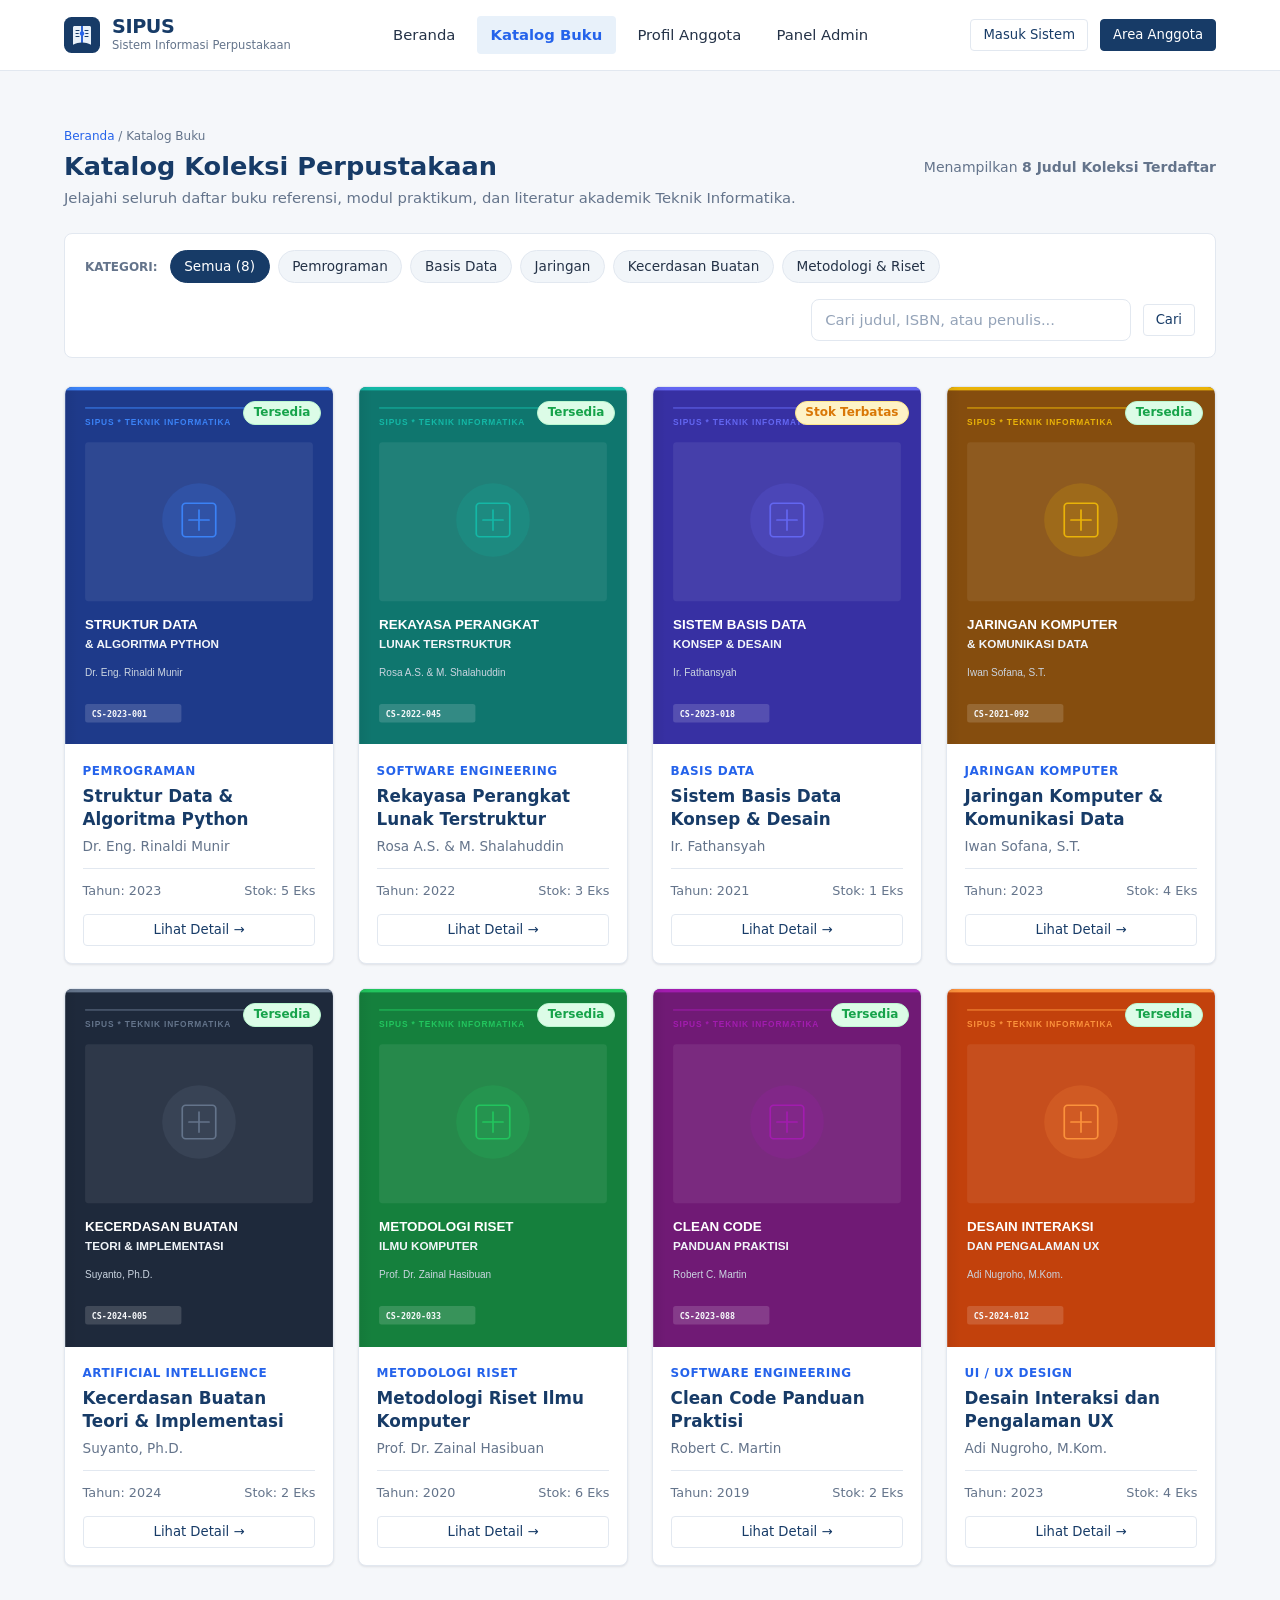
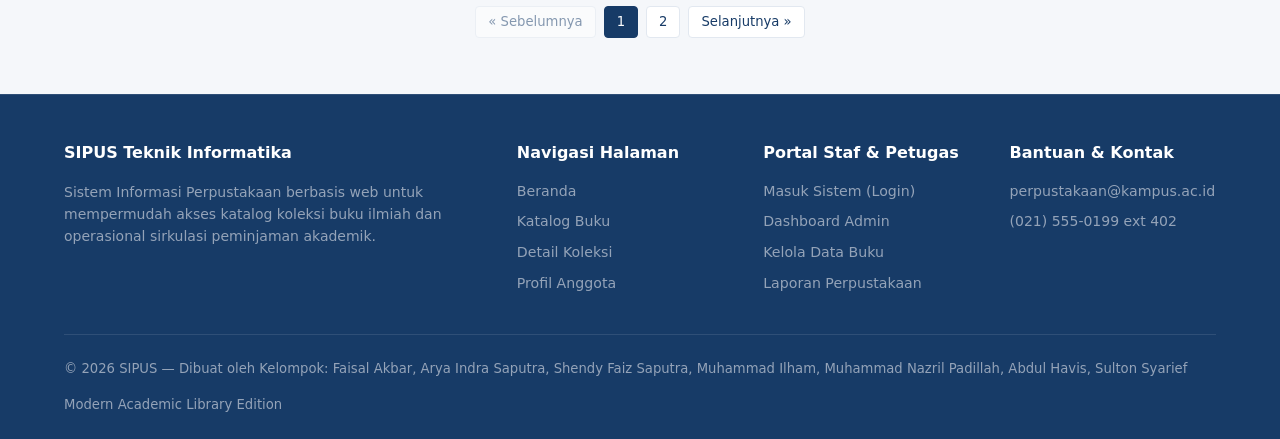
<file: katalog.html>
<!DOCTYPE html>
<html lang="id">
<head>
  <meta charset="UTF-8">
  <meta name="viewport" content="width=device-width, initial-scale=1.0">
  <title>Katalog Koleksi Buku - SIPUS Perpustakaan</title>
  <link rel="stylesheet" href="css/style.css">
</head>
<body class="public-layout">

  <!-- Header Navigasi Publik -->
  <header class="public-header">
    <div class="container">
      <nav class="navbar">
        <a href="index.html" class="brand-link">
          <img src="assets/images/logo.svg" alt="Logo SIPUS" class="brand-logo">
          <div class="brand-title">
            <span class="brand-name">SIPUS</span>
            <span class="brand-subtitle">Sistem Informasi Perpustakaan</span>
          </div>
        </a>

        <div class="nav-menu">
          <a href="index.html" class="nav-link">Beranda</a>
          <a href="katalog.html" class="nav-link active">Katalog Buku</a>
          <a href="profil.html" class="nav-link">Profil Anggota</a>
          <a href="dashboard.html" class="nav-link">Panel Admin</a>
        </div>

        <div class="nav-actions">
          <a href="login.html" class="btn btn-secondary btn-sm">Masuk Sistem</a>
          <a href="profil.html" class="btn btn-primary btn-sm">Area Anggota</a>
        </div>
      </nav>
    </div>
  </header>

  <main class="section">
    <div class="container">
      <!-- Breadcrumb & Judul Halaman -->
      <div class="page-header">
        <div class="page-header-text">
          <div class="text-xs text-muted" style="margin-bottom: 0.35rem;">
            <a href="index.html">Beranda</a> / <span>Katalog Buku</span>
          </div>
          <h1>Katalog Koleksi Perpustakaan</h1>
          <p>Jelajahi seluruh daftar buku referensi, modul praktikum, dan literatur akademik Teknik Informatika.</p>
        </div>
        <div class="text-sm text-muted">
          Menampilkan <strong>8 Judul Koleksi Terdaftar</strong>
        </div>
      </div>

      <!-- Filter Bar & Search Mockup (FR-002) -->
      <div class="filter-bar">
        <div class="filter-group">
          <span class="text-xs font-semibold text-muted" style="text-transform: uppercase;">Kategori:</span>
          <div class="filter-chips">
            <a href="katalog.html" class="filter-chip active">Semua (8)</a>
            <a href="katalog.html" class="filter-chip">Pemrograman</a>
            <a href="katalog.html" class="filter-chip">Basis Data</a>
            <a href="katalog.html" class="filter-chip">Jaringan</a>
            <a href="katalog.html" class="filter-chip">Kecerdasan Buatan</a>
            <a href="katalog.html" class="filter-chip">Metodologi & Riset</a>
          </div>
        </div>

        <div class="filter-group" style="min-width: 280px; flex: 1; justify-content: flex-end;">
          <input type="text" class="form-control" placeholder="Cari judul, ISBN, atau penulis..." style="max-width: 320px;">
          <button type="button" class="btn btn-secondary btn-sm">Cari</button>
        </div>
      </div>

      <!-- Grid Daftar Buku Lengkap 8 Judul -->
      <div class="books-grid">
        <!-- Buku 1 -->
        <article class="book-card">
          <div class="book-cover-wrap">
            <img src="assets/images/books/buku-1.svg" alt="Sampul Struktur Data & Algoritma Python" class="book-cover">
            <div class="book-badge-pos">
              <span class="badge badge-success">Tersedia</span>
            </div>
          </div>
          <div class="book-info">
            <span class="book-category">Pemrograman</span>
            <h3 class="book-title"><a href="detail-buku.html">Struktur Data & Algoritma Python</a></h3>
            <p class="book-author">Dr. Eng. Rinaldi Munir</p>
            <div class="book-meta">
              <span>Tahun: 2023</span>
              <span>Stok: 5 Eks</span>
            </div>
            <div style="margin-top: 0.85rem;">
              <a href="detail-buku.html" class="btn btn-secondary btn-sm" style="width: 100%;">Lihat Detail &rarr;</a>
            </div>
          </div>
        </article>

        <!-- Buku 2 -->
        <article class="book-card">
          <div class="book-cover-wrap">
            <img src="assets/images/books/buku-2.svg" alt="Sampul Rekayasa Perangkat Lunak Terstruktur" class="book-cover">
            <div class="book-badge-pos">
              <span class="badge badge-success">Tersedia</span>
            </div>
          </div>
          <div class="book-info">
            <span class="book-category">Software Engineering</span>
            <h3 class="book-title"><a href="detail-buku.html">Rekayasa Perangkat Lunak Terstruktur</a></h3>
            <p class="book-author">Rosa A.S. & M. Shalahuddin</p>
            <div class="book-meta">
              <span>Tahun: 2022</span>
              <span>Stok: 3 Eks</span>
            </div>
            <div style="margin-top: 0.85rem;">
              <a href="detail-buku.html" class="btn btn-secondary btn-sm" style="width: 100%;">Lihat Detail &rarr;</a>
            </div>
          </div>
        </article>

        <!-- Buku 3 -->
        <article class="book-card">
          <div class="book-cover-wrap">
            <img src="assets/images/books/buku-3.svg" alt="Sampul Sistem Basis Data Konsep & Desain" class="book-cover">
            <div class="book-badge-pos">
              <span class="badge badge-warning">Stok Terbatas</span>
            </div>
          </div>
          <div class="book-info">
            <span class="book-category">Basis Data</span>
            <h3 class="book-title"><a href="detail-buku.html">Sistem Basis Data Konsep & Desain</a></h3>
            <p class="book-author">Ir. Fathansyah</p>
            <div class="book-meta">
              <span>Tahun: 2021</span>
              <span>Stok: 1 Eks</span>
            </div>
            <div style="margin-top: 0.85rem;">
              <a href="detail-buku.html" class="btn btn-secondary btn-sm" style="width: 100%;">Lihat Detail &rarr;</a>
            </div>
          </div>
        </article>

        <!-- Buku 4 -->
        <article class="book-card">
          <div class="book-cover-wrap">
            <img src="assets/images/books/buku-4.svg" alt="Sampul Jaringan Komputer & Komunikasi Data" class="book-cover">
            <div class="book-badge-pos">
              <span class="badge badge-success">Tersedia</span>
            </div>
          </div>
          <div class="book-info">
            <span class="book-category">Jaringan Komputer</span>
            <h3 class="book-title"><a href="detail-buku.html">Jaringan Komputer & Komunikasi Data</a></h3>
            <p class="book-author">Iwan Sofana, S.T.</p>
            <div class="book-meta">
              <span>Tahun: 2023</span>
              <span>Stok: 4 Eks</span>
            </div>
            <div style="margin-top: 0.85rem;">
              <a href="detail-buku.html" class="btn btn-secondary btn-sm" style="width: 100%;">Lihat Detail &rarr;</a>
            </div>
          </div>
        </article>

        <!-- Buku 5 -->
        <article class="book-card">
          <div class="book-cover-wrap">
            <img src="assets/images/books/buku-5.svg" alt="Sampul Kecerdasan Buatan Teori & Implementasi" class="book-cover">
            <div class="book-badge-pos">
              <span class="badge badge-success">Tersedia</span>
            </div>
          </div>
          <div class="book-info">
            <span class="book-category">Artificial Intelligence</span>
            <h3 class="book-title"><a href="detail-buku.html">Kecerdasan Buatan Teori & Implementasi</a></h3>
            <p class="book-author">Suyanto, Ph.D.</p>
            <div class="book-meta">
              <span>Tahun: 2024</span>
              <span>Stok: 2 Eks</span>
            </div>
            <div style="margin-top: 0.85rem;">
              <a href="detail-buku.html" class="btn btn-secondary btn-sm" style="width: 100%;">Lihat Detail &rarr;</a>
            </div>
          </div>
        </article>

        <!-- Buku 6 -->
        <article class="book-card">
          <div class="book-cover-wrap">
            <img src="assets/images/books/buku-6.svg" alt="Sampul Metodologi Riset Ilmu Komputer" class="book-cover">
            <div class="book-badge-pos">
              <span class="badge badge-success">Tersedia</span>
            </div>
          </div>
          <div class="book-info">
            <span class="book-category">Metodologi Riset</span>
            <h3 class="book-title"><a href="detail-buku.html">Metodologi Riset Ilmu Komputer</a></h3>
            <p class="book-author">Prof. Dr. Zainal Hasibuan</p>
            <div class="book-meta">
              <span>Tahun: 2020</span>
              <span>Stok: 6 Eks</span>
            </div>
            <div style="margin-top: 0.85rem;">
              <a href="detail-buku.html" class="btn btn-secondary btn-sm" style="width: 100%;">Lihat Detail &rarr;</a>
            </div>
          </div>
        </article>

        <!-- Buku 7 -->
        <article class="book-card">
          <div class="book-cover-wrap">
            <img src="assets/images/books/buku-7.svg" alt="Sampul Clean Code Panduan Praktisi" class="book-cover">
            <div class="book-badge-pos">
              <span class="badge badge-success">Tersedia</span>
            </div>
          </div>
          <div class="book-info">
            <span class="book-category">Best Practice</span>
            <h3 class="book-title"><a href="detail-buku.html">Clean Code Panduan Praktisi</a></h3>
            <p class="book-author">Robert C. Martin</p>
            <div class="book-meta">
              <span>Tahun: 2019</span>
              <span>Stok: 2 Eks</span>
            </div>
            <div style="margin-top: 0.85rem;">
              <a href="detail-buku.html" class="btn btn-secondary btn-sm" style="width: 100%;">Lihat Detail &rarr;</a>
            </div>
          </div>
        </article>

        <!-- Buku 8 -->
        <article class="book-card">
          <div class="book-cover-wrap">
            <img src="assets/images/books/buku-8.svg" alt="Sampul Desain Interaksi dan Pengalaman UX" class="book-cover">
            <div class="book-badge-pos">
              <span class="badge badge-success">Tersedia</span>
            </div>
          </div>
          <div class="book-info">
            <span class="book-category">UI / UX Design</span>
            <h3 class="book-title"><a href="detail-buku.html">Desain Interaksi dan Pengalaman UX</a></h3>
            <p class="book-author">Adi Nugroho, M.Kom.</p>
            <div class="book-meta">
              <span>Tahun: 2023</span>
              <span>Stok: 4 Eks</span>
            </div>
            <div style="margin-top: 0.85rem;">
              <a href="detail-buku.html" class="btn btn-secondary btn-sm" style="width: 100%;">Lihat Detail &rarr;</a>
            </div>
          </div>
        </article>
      </div>

      <!-- Pagination Visual Sederhana (Mockup) -->
      <div style="display: flex; justify-content: center; align-items: center; gap: 0.5rem; margin-top: 2.5rem;">
        <span class="btn btn-secondary btn-sm" style="opacity: 0.5; cursor: not-allowed;">&laquo; Sebelumnya</span>
        <span class="btn btn-primary btn-sm">1</span>
        <a href="katalog.html" class="btn btn-secondary btn-sm">2</a>
        <a href="katalog.html" class="btn btn-secondary btn-sm">Selanjutnya &raquo;</a>
      </div>
    </div>
  </main>

  <!-- Footer Publik -->
  <footer class="public-footer">
    <div class="container">
      <div class="footer-grid">
        <div class="footer-col">
          <h4>SIPUS Teknik Informatika</h4>
          <p class="text-sm" style="color: #94A3B8; line-height: 1.6;">
            Sistem Informasi Perpustakaan berbasis web untuk mempermudah akses katalog koleksi buku ilmiah dan operasional sirkulasi peminjaman akademik.
          </p>
        </div>
        <div class="footer-col">
          <h4>Navigasi Halaman</h4>
          <div class="footer-links">
            <a href="index.html">Beranda</a>
            <a href="katalog.html">Katalog Buku</a>
            <a href="detail-buku.html">Detail Koleksi</a>
            <a href="profil.html">Profil Anggota</a>
          </div>
        </div>
        <div class="footer-col">
          <h4>Portal Staf & Petugas</h4>
          <div class="footer-links">
            <a href="login.html">Masuk Sistem (Login)</a>
            <a href="dashboard.html">Dashboard Admin</a>
            <a href="buku.html">Kelola Data Buku</a>
            <a href="laporan.html">Laporan Perpustakaan</a>
          </div>
        </div>
        <div class="footer-col">
          <h4>Bantuan & Kontak</h4>
          <div class="footer-links">
            <a href="mailto:perpustakaan@kampus.ac.id">perpustakaan@kampus.ac.id</a>
            <span class="text-sm" style="color: #94A3B8;">(021) 555-0199 ext 402</span>
          </div>
        </div>
      </div>
      <div class="footer-bottom">
        <div>&copy; 2026 SIPUS — Dibuat oleh Kelompok: Faisal Akbar, Arya Indra Saputra, Shendy Faiz Saputra, Muhammad Ilham, Muhammad Nazril Padillah, Abdul Havis, Sulton Syarief</div>
        <div>Modern Academic Library Edition</div>
      </div>
    </div>
  </footer>

  <script src="js/sipus.js"></script>
</body>
</html>
</file>
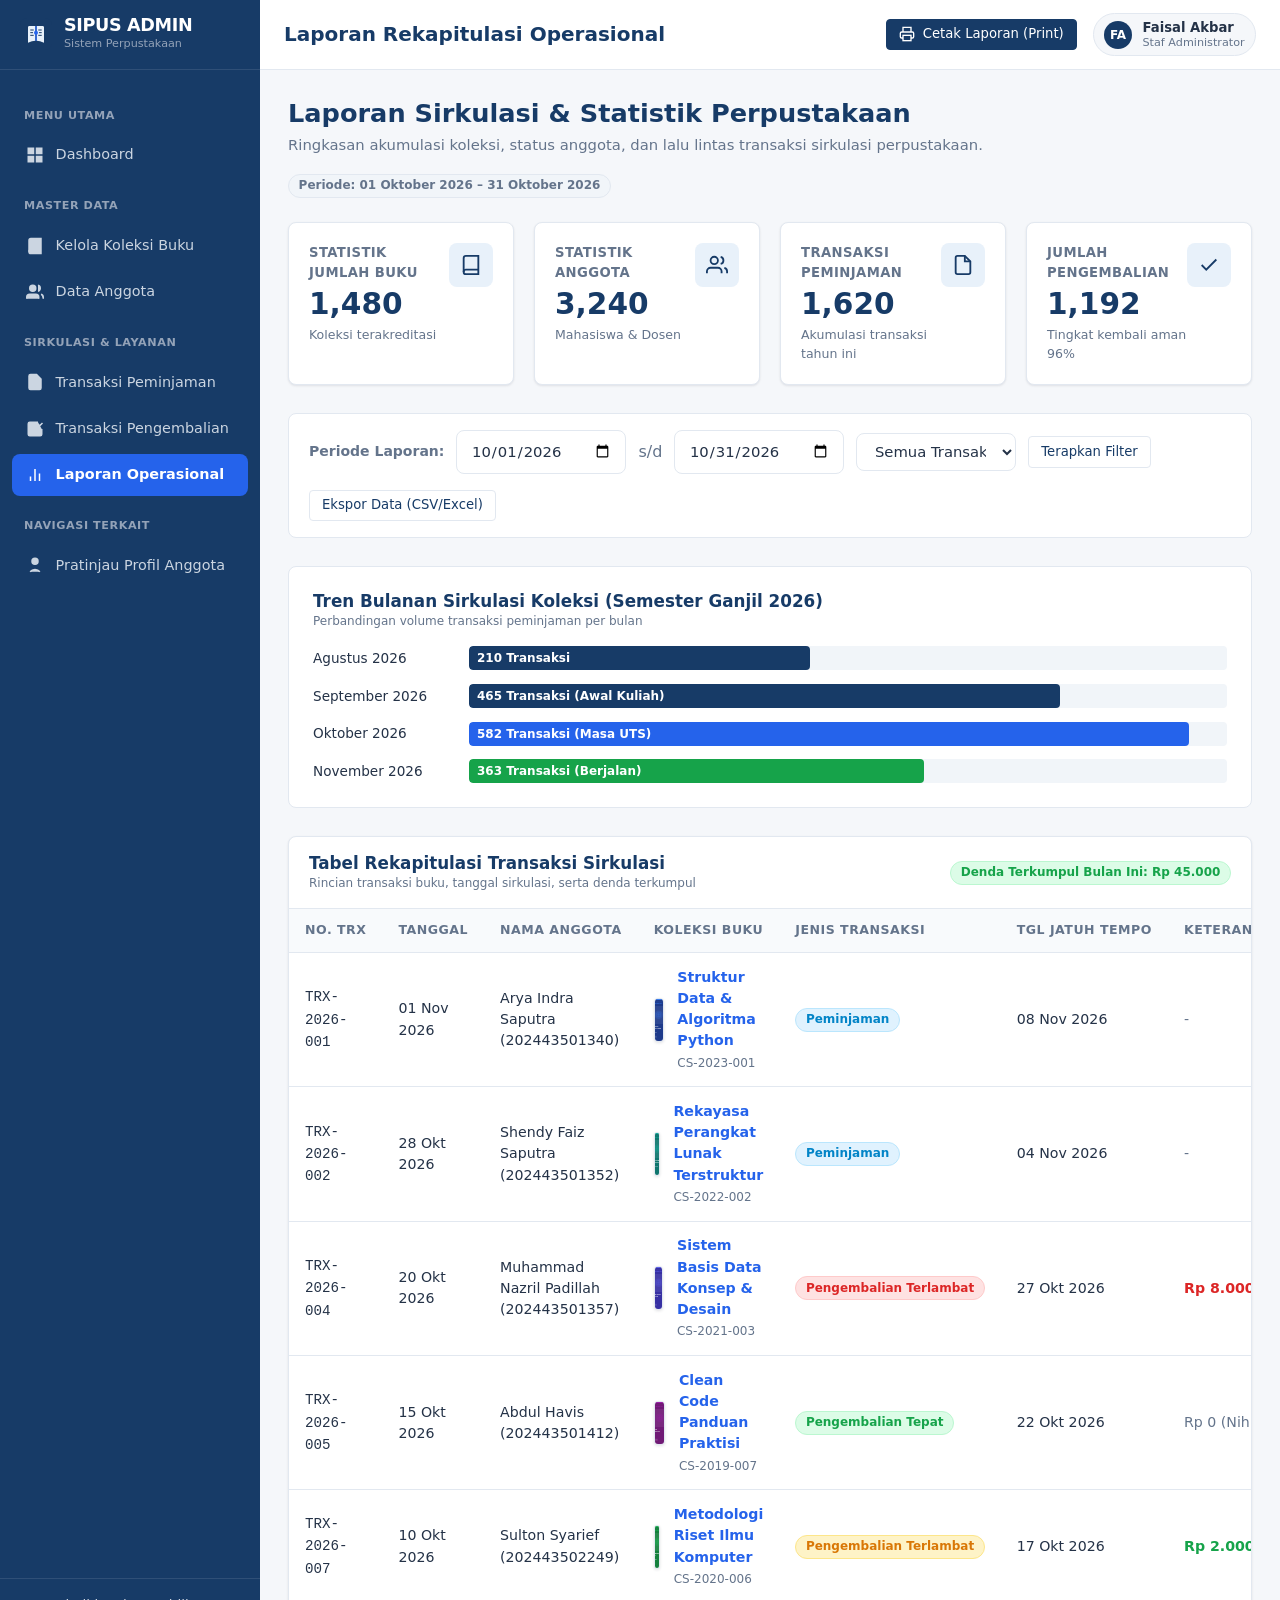
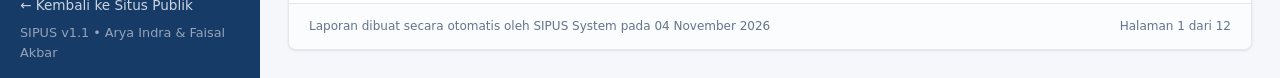
<file: laporan.html>
<!DOCTYPE html>
<html lang="id">
<head>
  <meta charset="UTF-8">
  <meta name="viewport" content="width=device-width, initial-scale=1.0">
  <title>Laporan Operasional Perpustakaan - SIPUS Admin</title>
  <link rel="stylesheet" href="css/style.css">
</head>
<body>

  <div class="admin-shell">
    <!-- Sidebar Admin -->
    <aside class="admin-sidebar">
      <div class="admin-sidebar-header">
        <a href="dashboard.html" class="admin-brand">
          <img src="assets/images/logo.svg" alt="SIPUS Logo" style="width: 32px; height: 32px;">
          <div>
            <div class="brand-name" style="font-size: 1.1rem;">SIPUS ADMIN</div>
            <div class="brand-subtitle" style="font-size: 0.7rem;">Sistem Perpustakaan</div>
          </div>
        </a>
      </div>

      <nav class="admin-sidebar-nav">
        <div class="nav-section-title">Menu Utama</div>
        <a href="dashboard.html" class="sidebar-link">
          <svg class="sidebar-icon" viewBox="0 0 24 24" fill="none" stroke="currentColor" stroke-width="2"><rect x="3" y="3" width="7" height="7"></rect><rect x="14" y="3" width="7" height="7"></rect><rect x="14" y="14" width="7" height="7"></rect><rect x="3" y="14" width="7" height="7"></rect></svg>
          Dashboard
        </a>

        <div class="nav-section-title">Master Data</div>
        <a href="buku.html" class="sidebar-link">
          <svg class="sidebar-icon" viewBox="0 0 24 24" fill="none" stroke="currentColor" stroke-width="2"><path d="M4 19.5A2.5 2.5 0 0 1 6.5 17H20"></path><path d="M6.5 2H20v20H6.5A2.5 2.5 0 0 1 4 19.5v-15A2.5 2.5 0 0 1 6.5 2z"></path></svg>
          Kelola Koleksi Buku
        </a>
        <a href="anggota.html" class="sidebar-link">
          <svg class="sidebar-icon" viewBox="0 0 24 24" fill="none" stroke="currentColor" stroke-width="2"><path d="M17 21v-2a4 4 0 0 0-4-4H5a4 4 0 0 0-4 4v2"></path><circle cx="9" cy="7" r="4"></circle><path d="M23 21v-2a4 4 0 0 0-3-3.87"></path><path d="M16 3.13a4 4 0 0 1 0 7.75"></path></svg>
          Data Anggota
        </a>

        <div class="nav-section-title">Sirkulasi & Layanan</div>
        <a href="peminjaman.html" class="sidebar-link">
          <svg class="sidebar-icon" viewBox="0 0 24 24" fill="none" stroke="currentColor" stroke-width="2"><path d="M14 2H6a2 2 0 0 0-2 2v16a2 2 0 0 0 2 2h12a2 2 0 0 0 2-2V8z"></path><polyline points="14 2 14 8 20 8"></polyline><line x1="12" y1="18" x2="12" y2="12"></line><line x1="9" y1="15" x2="15" y2="15"></line></svg>
          Transaksi Peminjaman
        </a>
        <a href="pengembalian.html" class="sidebar-link">
          <svg class="sidebar-icon" viewBox="0 0 24 24" fill="none" stroke="currentColor" stroke-width="2"><polyline points="9 11 12 14 22 4"></polyline><path d="M21 12v7a2 2 0 0 1-2 2H5a2 2 0 0 1-2-2V5a2 2 0 0 1 2-2h11"></path></svg>
          Transaksi Pengembalian
        </a>
        <a href="laporan.html" class="sidebar-link active">
          <svg class="sidebar-icon" viewBox="0 0 24 24" fill="none" stroke="currentColor" stroke-width="2"><line x1="18" y1="20" x2="18" y2="10"></line><line x1="12" y1="20" x2="12" y2="4"></line><line x1="6" y1="20" x2="6" y2="14"></line></svg>
          Laporan Operasional
        </a>

        <div class="nav-section-title">Navigasi Terkait</div>
        <a href="profil.html" class="sidebar-link">
          <svg class="sidebar-icon" viewBox="0 0 24 24" fill="none" stroke="currentColor" stroke-width="2"><circle cx="12" cy="7" r="4"></circle><path d="M5.5 21a8.5 8.5 0 0 1 13 0"></path></svg>
          Pratinjau Profil Anggota
        </a>
      </nav>

      <div class="admin-sidebar-footer">
        <a href="index.html">&larr; Kembali ke Situs Publik</a>
        <span>SIPUS v1.1 • Arya Indra &amp; Faisal Akbar</span>
      </div>
    </aside>

    <!-- Main Panel -->
    <div class="admin-main">
      <!-- Topbar -->
      <header class="admin-topbar">
        <div class="admin-topbar-title">
          <h2>Laporan Rekapitulasi Operasional</h2>
        </div>

        <div class="admin-topbar-actions">
          <!-- Tombol Cetak Mockup (FR-010) -->
          <button type="button" class="btn btn-primary btn-sm">
            <svg width="16" height="16" viewBox="0 0 24 24" fill="none" stroke="currentColor" stroke-width="2"><polyline points="6 9 6 2 18 2 18 9"></polyline><path d="M6 18H4a2 2 0 0 1-2-2v-5a2 2 0 0 1 2-2h16a2 2 0 0 1 2 2v5a2 2 0 0 1-2 2h-2"></path><rect x="6" y="14" width="12" height="8"></rect></svg>
            Cetak Laporan (Print)
          </button>
          <div class="user-badge">
            <div class="user-avatar">FA</div>
            <div class="user-info">
              <div class="user-name">Faisal Akbar</div>
              <div class="user-role">Staf Administrator</div>
            </div>
          </div>
        </div>
      </header>

      <!-- Content Area -->
      <main class="admin-content">
        <!-- Page Header -->
        <div class="page-header">
          <div class="page-header-text">
            <h1>Laporan Sirkulasi & Statistik Perpustakaan</h1>
            <p>Ringkasan akumulasi koleksi, status anggota, dan lalu lintas transaksi sirkulasi perpustakaan.</p>
          </div>
          <div>
            <span class="badge badge-neutral">Periode: 01 Oktober 2026 – 31 Oktober 2026</span>
          </div>
        </div>

        <!-- 4 Statistik Utama (FR-010) -->
        <div class="stats-grid">
          <div class="stat-card">
            <div class="stat-info">
              <span class="stat-label">Statistik Jumlah Buku</span>
              <span class="stat-value">1,480</span>
              <span class="stat-desc">Koleksi terakreditasi</span>
            </div>
            <div class="stat-icon-wrap">
              <svg width="22" height="22" viewBox="0 0 24 24" fill="none" stroke="currentColor" stroke-width="2"><path d="M4 19.5A2.5 2.5 0 0 1 6.5 17H20"></path><path d="M6.5 2H20v20H6.5A2.5 2.5 0 0 1 4 19.5v-15A2.5 2.5 0 0 1 6.5 2z"></path></svg>
            </div>
          </div>

          <div class="stat-card">
            <div class="stat-info">
              <span class="stat-label">Statistik Anggota</span>
              <span class="stat-value">3,240</span>
              <span class="stat-desc">Mahasiswa & Dosen</span>
            </div>
            <div class="stat-icon-wrap">
              <svg width="22" height="22" viewBox="0 0 24 24" fill="none" stroke="currentColor" stroke-width="2"><path d="M17 21v-2a4 4 0 0 0-4-4H5a4 4 0 0 0-4 4v2"></path><circle cx="9" cy="7" r="4"></circle><path d="M23 21v-2a4 4 0 0 0-3-3.87"></path><path d="M16 3.13a4 4 0 0 1 0 7.75"></path></svg>
            </div>
          </div>

          <div class="stat-card">
            <div class="stat-info">
              <span class="stat-label">Transaksi Peminjaman</span>
              <span class="stat-value">1,620</span>
              <span class="stat-desc">Akumulasi transaksi tahun ini</span>
            </div>
            <div class="stat-icon-wrap">
              <svg width="22" height="22" viewBox="0 0 24 24" fill="none" stroke="currentColor" stroke-width="2"><path d="M14 2H6a2 2 0 0 0-2 2v16a2 2 0 0 0 2 2h12a2 2 0 0 0 2-2V8z"></path><polyline points="14 2 14 8 20 8"></polyline></svg>
            </div>
          </div>

          <div class="stat-card">
            <div class="stat-info">
              <span class="stat-label">Jumlah Pengembalian</span>
              <span class="stat-value">1,192</span>
              <span class="stat-desc">Tingkat kembali aman 96%</span>
            </div>
            <div class="stat-icon-wrap">
              <svg width="22" height="22" viewBox="0 0 24 24" fill="none" stroke="currentColor" stroke-width="2"><polyline points="20 6 9 17 4 12"></polyline></svg>
            </div>
          </div>
        </div>

        <!-- Filter Periode Mockup (FR-010) -->
        <div class="filter-bar">
          <div class="filter-group">
            <span class="text-sm font-semibold text-muted">Periode Laporan:</span>
            <input type="date" class="form-control" value="2026-10-01" style="width: 170px;">
            <span class="text-muted">s/d</span>
            <input type="date" class="form-control" value="2026-10-31" style="width: 170px;">
            <select class="form-control" style="width: 160px;">
              <option value="semua">Semua Transaksi</option>
              <option value="peminjaman">Hanya Peminjaman</option>
              <option value="pengembalian">Hanya Pengembalian</option>
              <option value="denda">Transaksi Denda</option>
            </select>
            <button type="button" class="btn btn-secondary btn-sm">Terapkan Filter</button>
          </div>

          <div class="filter-group">
            <button type="button" class="btn btn-secondary btn-sm">Ekspor Data (CSV/Excel)</button>
          </div>
        </div>

        <!-- Visualisasi Rekapitulasi Statis -->
        <div class="report-chart-box">
          <h3 class="card-title">Tren Bulanan Sirkulasi Koleksi (Semester Ganjil 2026)</h3>
          <p class="text-xs text-muted">Perbandingan volume transaksi peminjaman per bulan</p>
          <div class="bar-chart-static" style="margin-top: 1rem;">
            <div class="bar-row">
              <span class="bar-label">Agustus 2026</span>
              <div class="bar-track">
                <div class="bar-fill bar-fill-navy" style="width: 45%;">210 Transaksi</div>
              </div>
            </div>
            <div class="bar-row">
              <span class="bar-label">September 2026</span>
              <div class="bar-track">
                <div class="bar-fill bar-fill-navy" style="width: 78%;">465 Transaksi (Awal Kuliah)</div>
              </div>
            </div>
            <div class="bar-row">
              <span class="bar-label">Oktober 2026</span>
              <div class="bar-track">
                <div class="bar-fill bar-fill-accent" style="width: 95%;">582 Transaksi (Masa UTS)</div>
              </div>
            </div>
            <div class="bar-row">
              <span class="bar-label">November 2026</span>
              <div class="bar-track">
                <div class="bar-fill bar-fill-success" style="width: 60%;">363 Transaksi (Berjalan)</div>
              </div>
            </div>
          </div>
        </div>

        <!-- Tabel Laporan Transaksi (FR-010) -->
        <div class="card">
          <div class="card-header">
            <div>
              <h3 class="card-title">Tabel Rekapitulasi Transaksi Sirkulasi</h3>
              <p class="text-xs text-muted" style="margin: 0;">Rincian transaksi buku, tanggal sirkulasi, serta denda terkumpul</p>
            </div>
            <span class="badge badge-success">Denda Terkumpul Bulan Ini: Rp 45.000</span>
          </div>

          <div class="table-responsive">
            <table class="data-table">
              <thead>
                <tr>
                  <th>No. TRX</th>
                  <th>Tanggal</th>
                  <th>Nama Anggota</th>
                  <th>Koleksi Buku</th>
                  <th>Jenis Transaksi</th>
                  <th>Tgl Jatuh Tempo</th>
                  <th>Keterangan Denda</th>
                </tr>
              </thead>
              <tbody>
                <tr>
                  <td><code>TRX-2026-001</code></td>
                  <td>01 Nov 2026</td>
                  <td>Arya Indra Saputra (202443501340)</td>
                  <td>
                    <div class="table-book-cell">
                      <a href="detail-buku.html"><img src="assets/images/books/buku-1.svg" alt="Sampul" class="table-book-thumb" style="width: 32px; height: 44px;"></a>
                      <div>
                        <div style="font-weight: 600;"><a href="detail-buku.html">Struktur Data &amp; Algoritma Python</a></div>
                        <span class="text-xs text-muted">CS-2023-001</span>
                      </div>
                    </div>
                  </td>
                  <td><span class="badge badge-info">Peminjaman</span></td>
                  <td>08 Nov 2026</td>
                  <td><span class="text-muted">-</span></td>
                </tr>
                <tr>
                  <td><code>TRX-2026-002</code></td>
                  <td>28 Okt 2026</td>
                  <td>Shendy Faiz Saputra (202443501352)</td>
                  <td>
                    <div class="table-book-cell">
                      <a href="detail-buku.html"><img src="assets/images/books/buku-2.svg" alt="Sampul" class="table-book-thumb" style="width: 32px; height: 44px;"></a>
                      <div>
                        <div style="font-weight: 600;"><a href="detail-buku.html">Rekayasa Perangkat Lunak Terstruktur</a></div>
                        <span class="text-xs text-muted">CS-2022-002</span>
                      </div>
                    </div>
                  </td>
                  <td><span class="badge badge-info">Peminjaman</span></td>
                  <td>04 Nov 2026</td>
                  <td><span class="text-muted">-</span></td>
                </tr>
                <tr>
                  <td><code>TRX-2026-004</code></td>
                  <td>20 Okt 2026</td>
                  <td>Muhammad Nazril Padillah (202443501357)</td>
                  <td>
                    <div class="table-book-cell">
                      <a href="detail-buku.html"><img src="assets/images/books/buku-3.svg" alt="Sampul" class="table-book-thumb" style="width: 32px; height: 44px;"></a>
                      <div>
                        <div style="font-weight: 600;"><a href="detail-buku.html">Sistem Basis Data Konsep &amp; Desain</a></div>
                        <span class="text-xs text-muted">CS-2021-003</span>
                      </div>
                    </div>
                  </td>
                  <td><span class="badge badge-danger">Pengembalian Terlambat</span></td>
                  <td>27 Okt 2026</td>
                  <td><strong style="color: var(--danger);">Rp 8.000 (8 Hari)</strong></td>
                </tr>
                <tr>
                  <td><code>TRX-2026-005</code></td>
                  <td>15 Okt 2026</td>
                  <td>Abdul Havis (202443501412)</td>
                  <td>
                    <div class="table-book-cell">
                      <a href="detail-buku.html"><img src="assets/images/books/buku-7.svg" alt="Sampul" class="table-book-thumb" style="width: 32px; height: 44px;"></a>
                      <div>
                        <div style="font-weight: 600;"><a href="detail-buku.html">Clean Code Panduan Praktisi</a></div>
                        <span class="text-xs text-muted">CS-2019-007</span>
                      </div>
                    </div>
                  </td>
                  <td><span class="badge badge-success">Pengembalian Tepat</span></td>
                  <td>22 Okt 2026</td>
                  <td><span class="text-muted">Rp 0 (Nihil)</span></td>
                </tr>
                <tr>
                  <td><code>TRX-2026-007</code></td>
                  <td>10 Okt 2026</td>
                  <td>Sulton Syarief (202443502249)</td>
                  <td>
                    <div class="table-book-cell">
                      <a href="detail-buku.html"><img src="assets/images/books/buku-6.svg" alt="Sampul" class="table-book-thumb" style="width: 32px; height: 44px;"></a>
                      <div>
                        <div style="font-weight: 600;"><a href="detail-buku.html">Metodologi Riset Ilmu Komputer</a></div>
                        <span class="text-xs text-muted">CS-2020-006</span>
                      </div>
                    </div>
                  </td>
                  <td><span class="badge badge-warning">Pengembalian Terlambat</span></td>
                  <td>17 Okt 2026</td>
                  <td><span style="color: var(--success); font-weight: 600;">Rp 2.000 (Lunas)</span></td>
                </tr>
              </tbody>
            </table>
          </div>

          <div class="card-footer" style="display: flex; justify-content: space-between; align-items: center; flex-wrap: wrap; gap: 0.5rem;">
            <div class="text-xs text-muted">Laporan dibuat secara otomatis oleh SIPUS System pada 04 November 2026</div>
            <div class="text-xs text-muted">Halaman 1 dari 12</div>
          </div>
        </div>
      </main>
    </div>
  </div>

  <script src="js/sipus.js"></script>
</body>
</html>
</file>
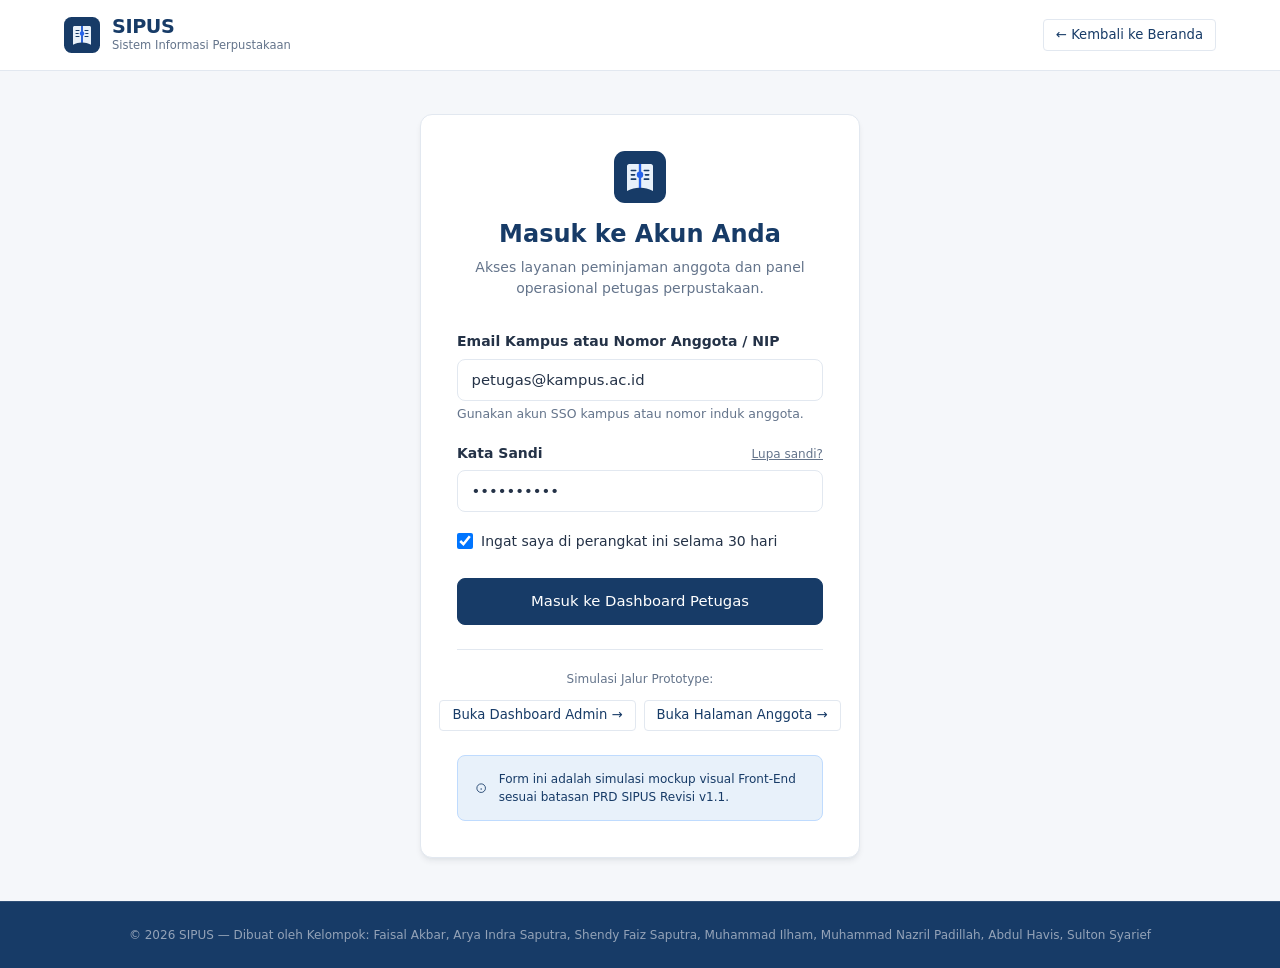
<file: login.html>
<!DOCTYPE html>
<html lang="id">
<head>
  <meta charset="UTF-8">
  <meta name="viewport" content="width=device-width, initial-scale=1.0">
  <title>Masuk Sistem - SIPUS Perpustakaan</title>
  <link rel="stylesheet" href="css/style.css">
</head>
<body class="public-layout">

  <!-- Header Ringkas -->
  <header class="public-header">
    <div class="container">
      <nav class="navbar" style="justify-content: space-between;">
        <a href="index.html" class="brand-link">
          <img src="assets/images/logo.svg" alt="Logo SIPUS" class="brand-logo">
          <div class="brand-title">
            <span class="brand-name">SIPUS</span>
            <span class="brand-subtitle">Sistem Informasi Perpustakaan</span>
          </div>
        </a>

        <div class="nav-actions">
          <a href="index.html" class="btn btn-secondary btn-sm">&larr; Kembali ke Beranda</a>
        </div>
      </nav>
    </div>
  </header>

  <main>
    <div class="auth-wrapper">
      <div class="auth-card">
        <div class="auth-header">
          <div class="auth-logo">
            <img src="assets/images/logo.svg" alt="Logo SIPUS" style="width: 52px; height: 52px;">
          </div>
          <h2>Masuk ke Akun Anda</h2>
          <p class="text-sm text-muted">Akses layanan peminjaman anggota dan panel operasional petugas perpustakaan.</p>
        </div>

        <!-- Form Login Mockup (FR-004) -->
        <form action="dashboard.html" method="get">
          <div class="form-group">
            <label for="username" class="form-label">Email Kampus atau Nomor Anggota / NIP</label>
            <input type="text" id="username" name="username" class="form-control" placeholder="contoh: petugas@kampus.ac.id atau 20241001" value="petugas@kampus.ac.id" required>
            <span class="form-hint">Gunakan akun SSO kampus atau nomor induk anggota.</span>
          </div>

          <div class="form-group">
            <div style="display: flex; justify-content: space-between; align-items: center; margin-bottom: 0.4rem;">
              <label for="password" class="form-label" style="margin-bottom: 0;">Kata Sandi</label>
              <a href="#" class="text-xs text-muted" style="text-decoration: underline;">Lupa sandi?</a>
            </div>
            <input type="password" id="password" name="password" class="form-control" placeholder="••••••••••••" value="rahasia123" required>
          </div>

          <div class="form-group">
            <label class="form-check">
              <input type="checkbox" name="remember" checked>
              <span class="text-sm">Ingat saya di perangkat ini selama 30 hari</span>
            </label>
          </div>

          <button type="submit" class="btn btn-primary" style="width: 100%; padding: 0.75rem 1rem; margin-top: 0.5rem;">
            Masuk ke Dashboard Petugas
          </button>
        </form>

        <div style="margin-top: 1.5rem; padding-top: 1.25rem; border-top: 1px solid var(--border-color); text-align: center;">
          <p class="text-xs text-muted" style="margin-bottom: 0.75rem;">Simulasi Jalur Prototype:</p>
          <div style="display: flex; gap: 0.5rem; justify-content: center;">
            <a href="dashboard.html" class="btn btn-secondary btn-sm">Buka Dashboard Admin &rarr;</a>
            <a href="profil.html" class="btn btn-secondary btn-sm">Buka Halaman Anggota &rarr;</a>
          </div>
        </div>

        <div class="notice-box notice-info" style="margin-top: 1.5rem; margin-bottom: 0;">
          <svg width="18" height="18" viewBox="0 0 24 24" fill="none" stroke="currentColor" stroke-width="2"><circle cx="12" cy="12" r="10"></circle><line x1="12" y1="16" x2="12" y2="12"></line><line x1="12" y1="8" x2="12.01" y2="8"></line></svg>
          <span class="text-xs">Form ini adalah simulasi mockup visual Front-End sesuai batasan PRD SIPUS Revisi v1.1.</span>
        </div>
      </div>
    </div>
  </main>

  <!-- Footer Publik -->
  <footer class="public-footer" style="padding: 1.5rem 0;">
    <div class="container text-center">
      <div class="text-xs" style="color: #94A3B8;">
        &copy; 2026 SIPUS — Dibuat oleh Kelompok: Faisal Akbar, Arya Indra Saputra, Shendy Faiz Saputra, Muhammad Ilham, Muhammad Nazril Padillah, Abdul Havis, Sulton Syarief
      </div>
    </div>
  </footer>

  <script src="js/sipus.js"></script>
</body>
</html>
</file>
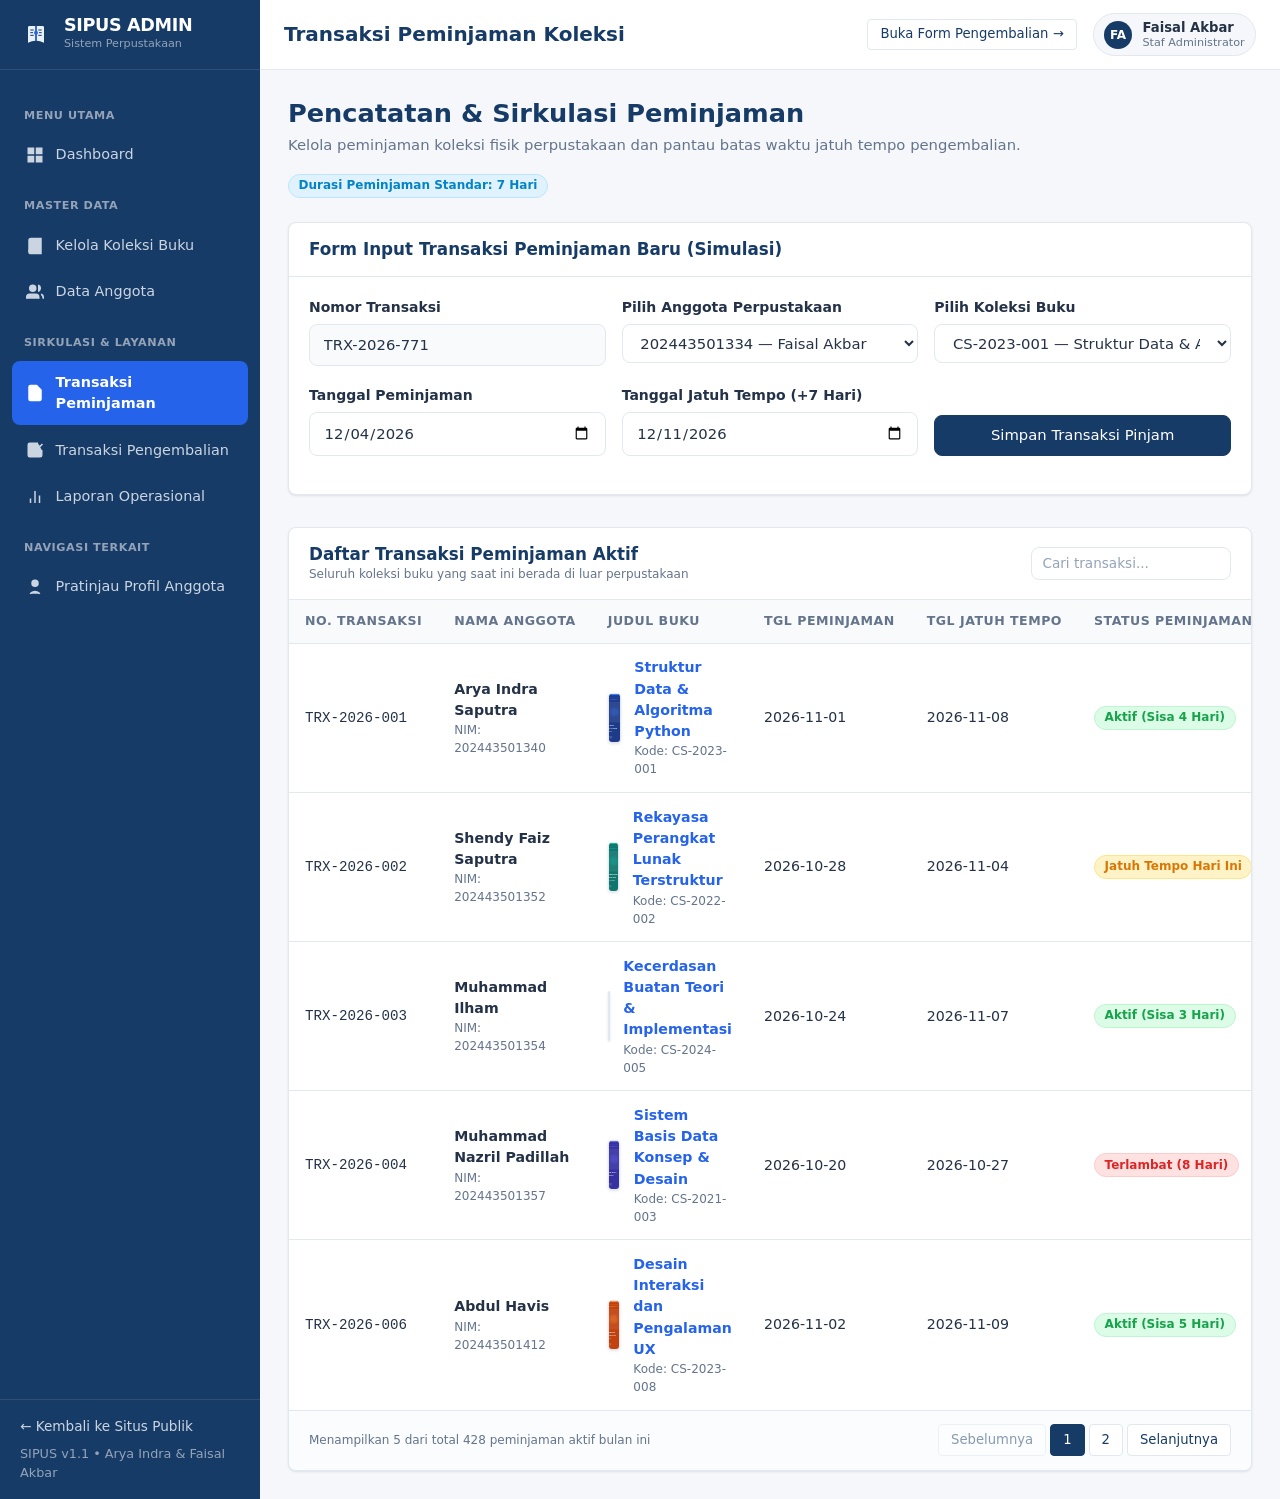
<file: peminjaman.html>
<!DOCTYPE html>
<html lang="id">
<head>
  <meta charset="UTF-8">
  <meta name="viewport" content="width=device-width, initial-scale=1.0">
  <title>Sirkulasi Peminjaman Buku - SIPUS Admin</title>
  <link rel="stylesheet" href="css/style.css">
</head>
<body>

  <div class="admin-shell">
    <!-- Sidebar Admin -->
    <aside class="admin-sidebar">
      <div class="admin-sidebar-header">
        <a href="dashboard.html" class="admin-brand">
          <img src="assets/images/logo.svg" alt="SIPUS Logo" style="width: 32px; height: 32px;">
          <div>
            <div class="brand-name" style="font-size: 1.1rem;">SIPUS ADMIN</div>
            <div class="brand-subtitle" style="font-size: 0.7rem;">Sistem Perpustakaan</div>
          </div>
        </a>
      </div>

      <nav class="admin-sidebar-nav">
        <div class="nav-section-title">Menu Utama</div>
        <a href="dashboard.html" class="sidebar-link">
          <svg class="sidebar-icon" viewBox="0 0 24 24" fill="none" stroke="currentColor" stroke-width="2"><rect x="3" y="3" width="7" height="7"></rect><rect x="14" y="3" width="7" height="7"></rect><rect x="14" y="14" width="7" height="7"></rect><rect x="3" y="14" width="7" height="7"></rect></svg>
          Dashboard
        </a>

        <div class="nav-section-title">Master Data</div>
        <a href="buku.html" class="sidebar-link">
          <svg class="sidebar-icon" viewBox="0 0 24 24" fill="none" stroke="currentColor" stroke-width="2"><path d="M4 19.5A2.5 2.5 0 0 1 6.5 17H20"></path><path d="M6.5 2H20v20H6.5A2.5 2.5 0 0 1 4 19.5v-15A2.5 2.5 0 0 1 6.5 2z"></path></svg>
          Kelola Koleksi Buku
        </a>
        <a href="anggota.html" class="sidebar-link">
          <svg class="sidebar-icon" viewBox="0 0 24 24" fill="none" stroke="currentColor" stroke-width="2"><path d="M17 21v-2a4 4 0 0 0-4-4H5a4 4 0 0 0-4 4v2"></path><circle cx="9" cy="7" r="4"></circle><path d="M23 21v-2a4 4 0 0 0-3-3.87"></path><path d="M16 3.13a4 4 0 0 1 0 7.75"></path></svg>
          Data Anggota
        </a>

        <div class="nav-section-title">Sirkulasi & Layanan</div>
        <a href="peminjaman.html" class="sidebar-link active">
          <svg class="sidebar-icon" viewBox="0 0 24 24" fill="none" stroke="currentColor" stroke-width="2"><path d="M14 2H6a2 2 0 0 0-2 2v16a2 2 0 0 0 2 2h12a2 2 0 0 0 2-2V8z"></path><polyline points="14 2 14 8 20 8"></polyline><line x1="12" y1="18" x2="12" y2="12"></line><line x1="9" y1="15" x2="15" y2="15"></line></svg>
          Transaksi Peminjaman
        </a>
        <a href="pengembalian.html" class="sidebar-link">
          <svg class="sidebar-icon" viewBox="0 0 24 24" fill="none" stroke="currentColor" stroke-width="2"><polyline points="9 11 12 14 22 4"></polyline><path d="M21 12v7a2 2 0 0 1-2 2H5a2 2 0 0 1-2-2V5a2 2 0 0 1 2-2h11"></path></svg>
          Transaksi Pengembalian
        </a>
        <a href="laporan.html" class="sidebar-link">
          <svg class="sidebar-icon" viewBox="0 0 24 24" fill="none" stroke="currentColor" stroke-width="2"><line x1="18" y1="20" x2="18" y2="10"></line><line x1="12" y1="20" x2="12" y2="4"></line><line x1="6" y1="20" x2="6" y2="14"></line></svg>
          Laporan Operasional
        </a>

        <div class="nav-section-title">Navigasi Terkait</div>
        <a href="profil.html" class="sidebar-link">
          <svg class="sidebar-icon" viewBox="0 0 24 24" fill="none" stroke="currentColor" stroke-width="2"><circle cx="12" cy="7" r="4"></circle><path d="M5.5 21a8.5 8.5 0 0 1 13 0"></path></svg>
          Pratinjau Profil Anggota
        </a>
      </nav>

      <div class="admin-sidebar-footer">
        <a href="index.html">&larr; Kembali ke Situs Publik</a>
        <span>SIPUS v1.1 • Arya Indra &amp; Faisal Akbar</span>
      </div>
    </aside>

    <!-- Main Panel -->
    <div class="admin-main">
      <!-- Topbar -->
      <header class="admin-topbar">
        <div class="admin-topbar-title">
          <h2>Transaksi Peminjaman Koleksi</h2>
        </div>

        <div class="admin-topbar-actions">
          <a href="pengembalian.html" class="btn btn-secondary btn-sm">Buka Form Pengembalian &rarr;</a>
          <div class="user-badge">
            <div class="user-avatar">FA</div>
            <div class="user-info">
              <div class="user-name">Faisal Akbar</div>
              <div class="user-role">Staf Administrator</div>
            </div>
          </div>
        </div>
      </header>

      <!-- Content Area -->
      <main class="admin-content">
        <!-- Page Header -->
        <div class="page-header">
          <div class="page-header-text">
            <h1>Pencatatan & Sirkulasi Peminjaman</h1>
            <p>Kelola peminjaman koleksi fisik perpustakaan dan pantau batas waktu jatuh tempo pengembalian.</p>
          </div>
          <div>
            <span class="badge badge-info">Durasi Peminjaman Standar: 7 Hari</span>
          </div>
        </div>

        <!-- Form Representasi Visual Peminjaman Baru (FR-008) -->
        <div class="card" style="margin-bottom: 2rem;">
          <div class="card-header">
            <h3 class="card-title">Form Input Transaksi Peminjaman Baru (Simulasi)</h3>
          </div>
          <div class="card-body">
            <form action="peminjaman.html" method="get">
              <div class="form-row">
                <div class="form-group">
                  <label for="no_transaksi" class="form-label">Nomor Transaksi</label>
                  <input type="text" id="no_transaksi" class="form-control" value="TRX-2026-009" readonly style="background-color: #F8FAFC;">
                </div>

                <div class="form-group">
                  <label for="id_anggota" class="form-label">Pilih Anggota Perpustakaan</label>
                  <select id="id_anggota" class="form-control">
                    <option value="202443501334">202443501334 — Faisal Akbar</option>
                    <option value="202443501340">202443501340 — Arya Indra Saputra</option>
                    <option value="202443501352">202443501352 — Shendy Faiz Saputra</option>
                    <option value="202443501354">202443501354 — Muhammad Ilham</option>
                    <option value="202443501357">202443501357 — Muhammad Nazril Padillah</option>
                    <option value="202443501412">202443501412 — Abdul Havis</option>
                    <option value="202443502249">202443502249 — Sulton Syarief</option>
                  </select>
                </div>

                <div class="form-group">
                  <label for="kode_buku" class="form-label">Pilih Koleksi Buku</label>
                  <select id="kode_buku" class="form-control">
                    <option value="CS-2023-001">CS-2023-001 — Struktur Data & Algoritma Python</option>
                    <option value="CS-2022-002">CS-2022-002 — Rekayasa Perangkat Lunak Terstruktur</option>
                    <option value="CS-2023-004">CS-2023-004 — Jaringan Komputer & Komunikasi Data</option>
                    <option value="CS-2024-005">CS-2024-005 — Kecerdasan Buatan Teori & Implementasi</option>
                    <option value="CS-2020-006">CS-2020-006 — Metodologi Riset Ilmu Komputer</option>
                    <option value="CS-2019-007">CS-2019-007 — Clean Code Panduan Praktisi</option>
                    <option value="CS-2023-008">CS-2023-008 — Desain Interaksi dan Pengalaman UX</option>
                  </select>
                </div>
              </div>

              <div class="form-row">
                <div class="form-group">
                  <label for="tgl_pinjam" class="form-label">Tanggal Peminjaman</label>
                  <input type="date" id="tgl_pinjam" class="form-control" value="2026-11-04">
                </div>
                <div class="form-group">
                  <label for="tgl_tempo" class="form-label">Tanggal Jatuh Tempo (+7 Hari)</label>
                  <input type="date" id="tgl_tempo" class="form-control" value="2026-11-11">
                </div>
                <div class="form-group" style="display: flex; align-items: flex-end;">
                  <button type="button" class="btn btn-primary" style="width: 100%;">
                    Simpan Transaksi Pinjam
                  </button>
                </div>
              </div>
            </form>
          </div>
        </div>

        <!-- Tabel Transaksi Peminjaman (FR-008) -->
        <div class="card">
          <div class="card-header">
            <div>
              <h3 class="card-title">Daftar Transaksi Peminjaman Aktif</h3>
              <p class="text-xs text-muted" style="margin: 0;">Seluruh koleksi buku yang saat ini berada di luar perpustakaan</p>
            </div>
            <div style="display: flex; gap: 0.5rem;">
              <input type="text" class="form-control" placeholder="Cari transaksi..." style="width: 200px; padding: 0.35rem 0.65rem; font-size: 0.85rem;">
            </div>
          </div>

          <div class="table-responsive">
            <table class="data-table">
              <thead>
                <tr>
                  <th>No. Transaksi</th>
                  <th>Nama Anggota</th>
                  <th>Judul Buku</th>
                  <th>Tgl Peminjaman</th>
                  <th>Tgl Jatuh Tempo</th>
                  <th>Status Peminjaman</th>
                  <th class="text-right">Aksi</th>
                </tr>
              </thead>
              <tbody>
                <tr>
                  <td><code>TRX-2026-001</code></td>
                  <td>
                    <div style="font-weight: 600;">Arya Indra Saputra</div>
                    <div class="text-xs text-muted">NIM: 202443501340</div>
                  </td>
                  <td>
                    <div class="table-book-cell">
                      <a href="detail-buku.html"><img src="assets/images/books/buku-1.svg" alt="Sampul" class="table-book-thumb" style="width: 36px; height: 50px;"></a>
                      <div>
                        <div style="font-weight: 600;"><a href="detail-buku.html">Struktur Data &amp; Algoritma Python</a></div>
                        <div class="text-xs text-muted">Kode: CS-2023-001</div>
                      </div>
                    </div>
                  </td>
                  <td>01 Nov 2026</td>
                  <td>08 Nov 2026</td>
                  <td><span class="badge badge-success">Aktif (Sisa 4 Hari)</span></td>
                  <td class="text-right">
                    <a href="pengembalian.html" class="btn btn-secondary btn-sm">Kembalikan</a>
                  </td>
                </tr>

                <tr>
                  <td><code>TRX-2026-002</code></td>
                  <td>
                    <div style="font-weight: 600;">Shendy Faiz Saputra</div>
                    <div class="text-xs text-muted">NIM: 202443501352</div>
                  </td>
                  <td>
                    <div class="table-book-cell">
                      <a href="detail-buku.html"><img src="assets/images/books/buku-2.svg" alt="Sampul" class="table-book-thumb" style="width: 36px; height: 50px;"></a>
                      <div>
                        <div style="font-weight: 600;"><a href="detail-buku.html">Rekayasa Perangkat Lunak Terstruktur</a></div>
                        <div class="text-xs text-muted">Kode: CS-2022-002</div>
                      </div>
                    </div>
                  </td>
                  <td>28 Okt 2026</td>
                  <td>04 Nov 2026</td>
                  <td><span class="badge badge-warning">Jatuh Tempo Hari Ini</span></td>
                  <td class="text-right">
                    <a href="pengembalian.html" class="btn btn-secondary btn-sm">Kembalikan</a>
                  </td>
                </tr>

                <tr>
                  <td><code>TRX-2026-003</code></td>
                  <td>
                    <div style="font-weight: 600;">Muhammad Ilham</div>
                    <div class="text-xs text-muted">NIM: 202443501354</div>
                  </td>
                  <td>
                    <div class="table-book-cell">
                      <a href="detail-buku.html"><img src="assets/images/books/buku-5.svg" alt="Sampul" class="table-book-thumb" style="width: 36px; height: 50px;"></a>
                      <div>
                        <div style="font-weight: 600;"><a href="detail-buku.html">Kecerdasan Buatan Teori &amp; Implementasi</a></div>
                        <div class="text-xs text-muted">Kode: CS-2024-005</div>
                      </div>
                    </div>
                  </td>
                  <td>24 Okt 2026</td>
                  <td>07 Nov 2026</td>
                  <td><span class="badge badge-success">Aktif (Sisa 3 Hari)</span></td>
                  <td class="text-right">
                    <a href="pengembalian.html" class="btn btn-secondary btn-sm">Kembalikan</a>
                  </td>
                </tr>

                <tr>
                  <td><code>TRX-2026-004</code></td>
                  <td>
                    <div style="font-weight: 600;">Muhammad Nazril Padillah</div>
                    <div class="text-xs text-muted">NIM: 202443501357</div>
                  </td>
                  <td>
                    <div class="table-book-cell">
                      <a href="detail-buku.html"><img src="assets/images/books/buku-3.svg" alt="Sampul" class="table-book-thumb" style="width: 36px; height: 50px;"></a>
                      <div>
                        <div style="font-weight: 600;"><a href="detail-buku.html">Sistem Basis Data Konsep &amp; Desain</a></div>
                        <div class="text-xs text-muted">Kode: CS-2021-003</div>
                      </div>
                    </div>
                  </td>
                  <td>20 Okt 2026</td>
                  <td>27 Okt 2026</td>
                  <td><span class="badge badge-danger">Terlambat (8 Hari)</span></td>
                  <td class="text-right">
                    <a href="pengembalian.html" class="btn btn-danger btn-sm">Proses Sanksi</a>
                  </td>
                </tr>

                <tr>
                  <td><code>TRX-2026-006</code></td>
                  <td>
                    <div style="font-weight: 600;">Abdul Havis</div>
                    <div class="text-xs text-muted">NIM: 202443501412</div>
                  </td>
                  <td>
                    <div class="table-book-cell">
                      <a href="detail-buku.html"><img src="assets/images/books/buku-8.svg" alt="Sampul" class="table-book-thumb" style="width: 36px; height: 50px;"></a>
                      <div>
                        <div style="font-weight: 600;"><a href="detail-buku.html">Desain Interaksi dan Pengalaman UX</a></div>
                        <div class="text-xs text-muted">Kode: CS-2023-008</div>
                      </div>
                    </div>
                  </td>
                  <td>02 Nov 2026</td>
                  <td>09 Nov 2026</td>
                  <td><span class="badge badge-success">Aktif (Sisa 5 Hari)</span></td>
                  <td class="text-right">
                    <a href="pengembalian.html" class="btn btn-secondary btn-sm">Kembalikan</a>
                  </td>
                </tr>
              </tbody>
            </table>
          </div>

          <div class="card-footer" style="display: flex; justify-content: space-between; align-items: center; flex-wrap: wrap; gap: 0.5rem;">
            <div class="text-xs text-muted">Menampilkan 5 dari total 428 peminjaman aktif bulan ini</div>
            <div style="display: flex; gap: 0.25rem;">
              <span class="btn btn-secondary btn-sm" style="opacity: 0.5;">Sebelumnya</span>
              <span class="btn btn-primary btn-sm">1</span>
              <span class="btn btn-secondary btn-sm">2</span>
              <span class="btn btn-secondary btn-sm">Selanjutnya</span>
            </div>
          </div>
        </div>
      </main>
    </div>
  </div>

  <script src="js/sipus.js"></script>
</body>
</html>
</file>
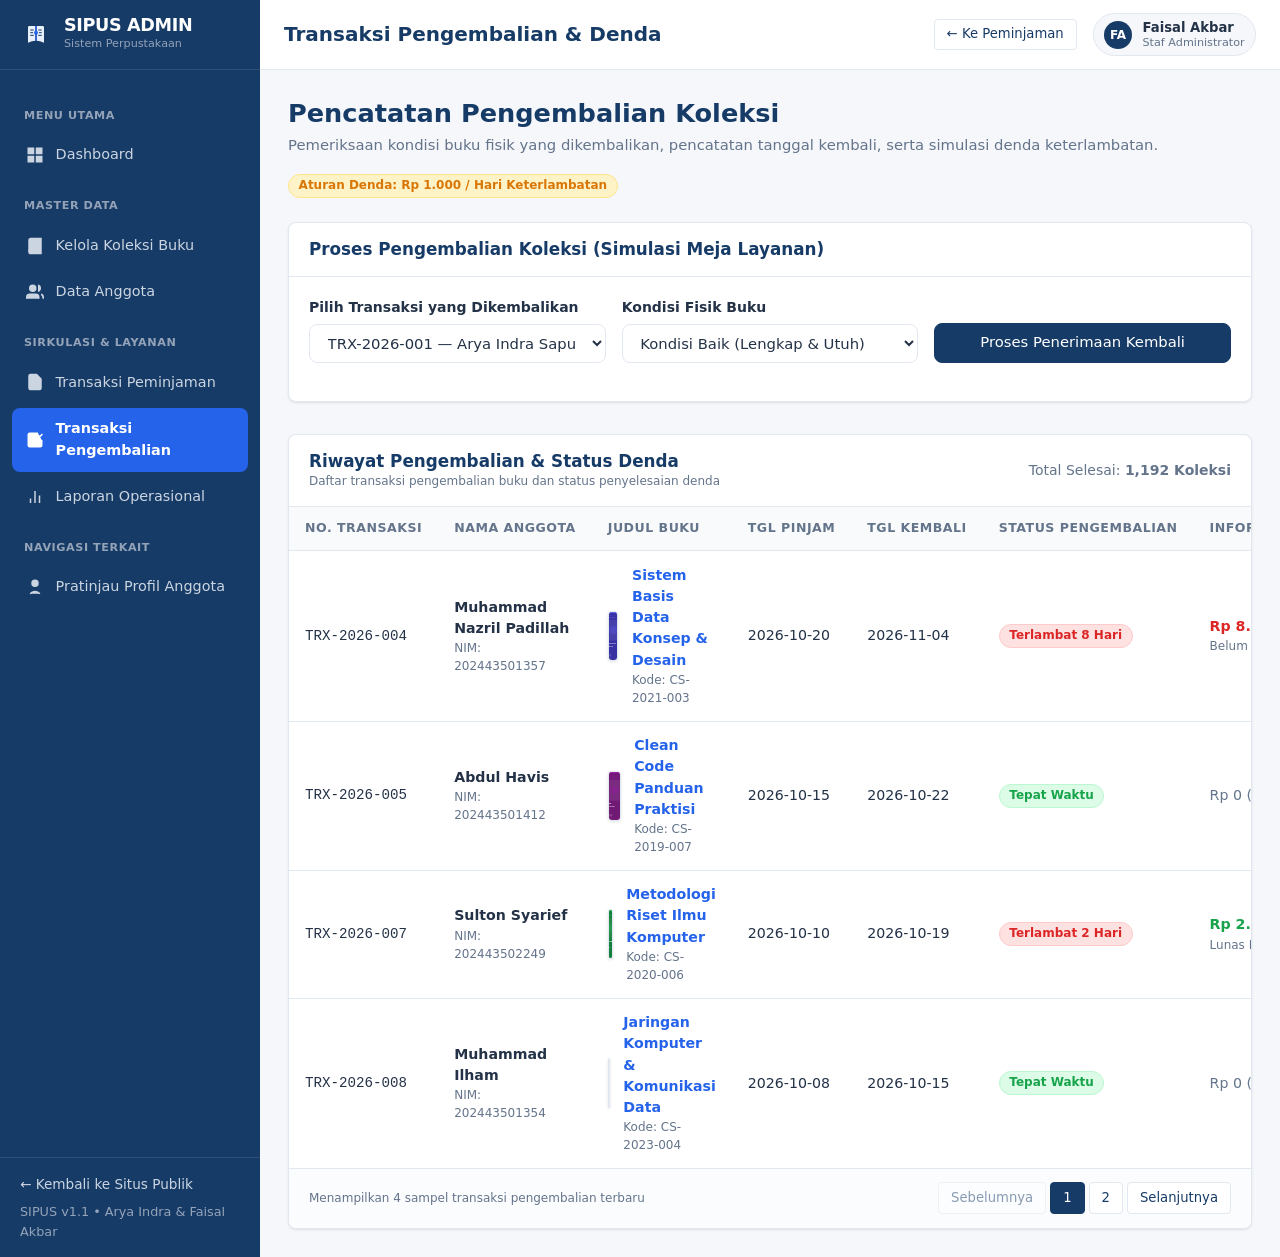
<file: pengembalian.html>
<!DOCTYPE html>
<html lang="id">
<head>
  <meta charset="UTF-8">
  <meta name="viewport" content="width=device-width, initial-scale=1.0">
  <title>Pengembalian Koleksi & Denda - SIPUS Admin</title>
  <link rel="stylesheet" href="css/style.css">
</head>
<body>

  <div class="admin-shell">
    <!-- Sidebar Admin -->
    <aside class="admin-sidebar">
      <div class="admin-sidebar-header">
        <a href="dashboard.html" class="admin-brand">
          <img src="assets/images/logo.svg" alt="SIPUS Logo" style="width: 32px; height: 32px;">
          <div>
            <div class="brand-name" style="font-size: 1.1rem;">SIPUS ADMIN</div>
            <div class="brand-subtitle" style="font-size: 0.7rem;">Sistem Perpustakaan</div>
          </div>
        </a>
      </div>

      <nav class="admin-sidebar-nav">
        <div class="nav-section-title">Menu Utama</div>
        <a href="dashboard.html" class="sidebar-link">
          <svg class="sidebar-icon" viewBox="0 0 24 24" fill="none" stroke="currentColor" stroke-width="2"><rect x="3" y="3" width="7" height="7"></rect><rect x="14" y="3" width="7" height="7"></rect><rect x="14" y="14" width="7" height="7"></rect><rect x="3" y="14" width="7" height="7"></rect></svg>
          Dashboard
        </a>

        <div class="nav-section-title">Master Data</div>
        <a href="buku.html" class="sidebar-link">
          <svg class="sidebar-icon" viewBox="0 0 24 24" fill="none" stroke="currentColor" stroke-width="2"><path d="M4 19.5A2.5 2.5 0 0 1 6.5 17H20"></path><path d="M6.5 2H20v20H6.5A2.5 2.5 0 0 1 4 19.5v-15A2.5 2.5 0 0 1 6.5 2z"></path></svg>
          Kelola Koleksi Buku
        </a>
        <a href="anggota.html" class="sidebar-link">
          <svg class="sidebar-icon" viewBox="0 0 24 24" fill="none" stroke="currentColor" stroke-width="2"><path d="M17 21v-2a4 4 0 0 0-4-4H5a4 4 0 0 0-4 4v2"></path><circle cx="9" cy="7" r="4"></circle><path d="M23 21v-2a4 4 0 0 0-3-3.87"></path><path d="M16 3.13a4 4 0 0 1 0 7.75"></path></svg>
          Data Anggota
        </a>

        <div class="nav-section-title">Sirkulasi & Layanan</div>
        <a href="peminjaman.html" class="sidebar-link">
          <svg class="sidebar-icon" viewBox="0 0 24 24" fill="none" stroke="currentColor" stroke-width="2"><path d="M14 2H6a2 2 0 0 0-2 2v16a2 2 0 0 0 2 2h12a2 2 0 0 0 2-2V8z"></path><polyline points="14 2 14 8 20 8"></polyline><line x1="12" y1="18" x2="12" y2="12"></line><line x1="9" y1="15" x2="15" y2="15"></line></svg>
          Transaksi Peminjaman
        </a>
        <a href="pengembalian.html" class="sidebar-link active">
          <svg class="sidebar-icon" viewBox="0 0 24 24" fill="none" stroke="currentColor" stroke-width="2"><polyline points="9 11 12 14 22 4"></polyline><path d="M21 12v7a2 2 0 0 1-2 2H5a2 2 0 0 1-2-2V5a2 2 0 0 1 2-2h11"></path></svg>
          Transaksi Pengembalian
        </a>
        <a href="laporan.html" class="sidebar-link">
          <svg class="sidebar-icon" viewBox="0 0 24 24" fill="none" stroke="currentColor" stroke-width="2"><line x1="18" y1="20" x2="18" y2="10"></line><line x1="12" y1="20" x2="12" y2="4"></line><line x1="6" y1="20" x2="6" y2="14"></line></svg>
          Laporan Operasional
        </a>

        <div class="nav-section-title">Navigasi Terkait</div>
        <a href="profil.html" class="sidebar-link">
          <svg class="sidebar-icon" viewBox="0 0 24 24" fill="none" stroke="currentColor" stroke-width="2"><circle cx="12" cy="7" r="4"></circle><path d="M5.5 21a8.5 8.5 0 0 1 13 0"></path></svg>
          Pratinjau Profil Anggota
        </a>
      </nav>

      <div class="admin-sidebar-footer">
        <a href="index.html">&larr; Kembali ke Situs Publik</a>
        <span>SIPUS v1.1 • Arya Indra &amp; Faisal Akbar</span>
      </div>
    </aside>

    <!-- Main Panel -->
    <div class="admin-main">
      <!-- Topbar -->
      <header class="admin-topbar">
        <div class="admin-topbar-title">
          <h2>Transaksi Pengembalian & Denda</h2>
        </div>

        <div class="admin-topbar-actions">
          <a href="peminjaman.html" class="btn btn-secondary btn-sm">&larr; Ke Peminjaman</a>
          <div class="user-badge">
            <div class="user-avatar">FA</div>
            <div class="user-info">
              <div class="user-name">Faisal Akbar</div>
              <div class="user-role">Staf Administrator</div>
            </div>
          </div>
        </div>
      </header>

      <!-- Content Area -->
      <main class="admin-content">
        <!-- Page Header -->
        <div class="page-header">
          <div class="page-header-text">
            <h1>Pencatatan Pengembalian Koleksi</h1>
            <p>Pemeriksaan kondisi buku fisik yang dikembalikan, pencatatan tanggal kembali, serta simulasi denda keterlambatan.</p>
          </div>
          <div>
            <span class="badge badge-warning">Aturan Denda: Rp 1.000 / Hari Keterlambatan</span>
          </div>
        </div>

        <!-- Form Mockup Proses Pengembalian Cepat -->
        <div class="card" style="margin-bottom: 2rem;">
          <div class="card-header">
            <h3 class="card-title">Proses Pengembalian Koleksi (Simulasi Meja Layanan)</h3>
          </div>
          <div class="card-body">
            <form action="pengembalian.html" method="get">
              <div class="form-row">
                <div class="form-group">
                  <label for="no_trx_select" class="form-label">Pilih Transaksi yang Dikembalikan</label>
                  <select id="no_trx_select" class="form-control">
                    <option value="TRX-2026-004">TRX-2026-004 — Muhammad Nazril Padillah (Sistem Basis Data Konsep &amp; Desain) [Terlambat 8 Hari]</option>
                    <option value="TRX-2026-002">TRX-2026-002 — Shendy Faiz Saputra (Rekayasa Perangkat Lunak Terstruktur) [Jatuh Tempo Hari Ini]</option>
                    <option value="TRX-2026-001">TRX-2026-001 — Arya Indra Saputra (Struktur Data &amp; Algoritma Python)</option>
                  </select>
                </div>

                <div class="form-group">
                  <label for="kondisi_buku" class="form-label">Kondisi Fisik Buku</label>
                  <select id="kondisi_buku" class="form-control">
                    <option value="baik">Kondisi Baik (Lengkap & Utuh)</option>
                    <option value="rusak_ringan">Rusak Ringan (Sampul Terlipat)</option>
                    <option value="rusak_berat">Rusak Berat / Hilang</option>
                  </select>
                </div>

                <div class="form-group" style="display: flex; align-items: flex-end;">
                  <button type="button" class="btn btn-primary" style="width: 100%;">
                    Proses Penerimaan Kembali
                  </button>
                </div>
              </div>
            </form>
          </div>
        </div>

        <!-- Tabel Pengembalian (FR-009) -->
        <div class="card">
          <div class="card-header">
            <div>
              <h3 class="card-title">Riwayat Pengembalian & Status Denda</h3>
              <p class="text-xs text-muted" style="margin: 0;">Daftar transaksi pengembalian buku dan status penyelesaian denda</p>
            </div>
            <div class="text-sm text-muted">
              Total Selesai: <strong>1,192 Koleksi</strong>
            </div>
          </div>

          <div class="table-responsive">
            <table class="data-table">
              <thead>
                <tr>
                  <th>No. Transaksi</th>
                  <th>Nama Anggota</th>
                  <th>Judul Buku</th>
                  <th>Tgl Pinjam</th>
                  <th>Tgl Kembali</th>
                  <th>Status Pengembalian</th>
                  <th>Informasi Denda</th>
                  <th class="text-right">Aksi</th>
                </tr>
              </thead>
              <tbody>
                <tr>
                  <td><code>TRX-2026-004</code></td>
                  <td>
                    <div style="font-weight: 600;">Muhammad Nazril Padillah</div>
                    <div class="text-xs text-muted">NIM: 202443501357</div>
                  </td>
                  <td>
                    <div class="table-book-cell">
                      <a href="detail-buku.html"><img src="assets/images/books/buku-3.svg" alt="Sampul" class="table-book-thumb" style="width: 36px; height: 50px;"></a>
                      <div>
                        <div style="font-weight: 600;"><a href="detail-buku.html">Sistem Basis Data Konsep &amp; Desain</a></div>
                        <div class="text-xs text-muted">Kode: CS-2021-003</div>
                      </div>
                    </div>
                  </td>
                  <td>20 Okt 2026</td>
                  <td>04 Nov 2026</td>
                  <td><span class="badge badge-danger">Terlambat 8 Hari</span></td>
                  <td>
                    <div style="font-weight: 700; color: var(--danger);">Rp 8.000</div>
                    <div class="text-xs text-muted">Belum Dibayar</div>
                  </td>
                  <td class="text-right">
                    <button type="button" class="btn btn-primary btn-sm">Terima Bayar</button>
                  </td>
                </tr>

                <tr>
                  <td><code>TRX-2026-005</code></td>
                  <td>
                    <div style="font-weight: 600;">Abdul Havis</div>
                    <div class="text-xs text-muted">NIM: 202443501412</div>
                  </td>
                  <td>
                    <div class="table-book-cell">
                      <a href="detail-buku.html"><img src="assets/images/books/buku-7.svg" alt="Sampul" class="table-book-thumb" style="width: 36px; height: 50px;"></a>
                      <div>
                        <div style="font-weight: 600;"><a href="detail-buku.html">Clean Code Panduan Praktisi</a></div>
                        <div class="text-xs text-muted">Kode: CS-2019-007</div>
                      </div>
                    </div>
                  </td>
                  <td>15 Okt 2026</td>
                  <td>22 Okt 2026</td>
                  <td><span class="badge badge-success">Tepat Waktu</span></td>
                  <td>
                    <span class="text-muted">Rp 0 (Nihil)</span>
                  </td>
                  <td class="text-right">
                    <span class="badge badge-neutral">Selesai</span>
                  </td>
                </tr>

                <tr>
                  <td><code>TRX-2026-007</code></td>
                  <td>
                    <div style="font-weight: 600;">Sulton Syarief</div>
                    <div class="text-xs text-muted">NIM: 202443502249</div>
                  </td>
                  <td>
                    <div class="table-book-cell">
                      <a href="detail-buku.html"><img src="assets/images/books/buku-6.svg" alt="Sampul" class="table-book-thumb" style="width: 36px; height: 50px;"></a>
                      <div>
                        <div style="font-weight: 600;"><a href="detail-buku.html">Metodologi Riset Ilmu Komputer</a></div>
                        <div class="text-xs text-muted">Kode: CS-2020-006</div>
                      </div>
                    </div>
                  </td>
                  <td>10 Okt 2026</td>
                  <td>19 Okt 2026</td>
                  <td><span class="badge badge-warning">Terlambat 2 Hari</span></td>
                  <td>
                    <div style="font-weight: 600; color: var(--success);">Rp 2.000</div>
                    <div class="text-xs text-muted">Lunas Dibayar</div>
                  </td>
                  <td class="text-right">
                    <span class="badge badge-neutral">Selesai</span>
                  </td>
                </tr>

                <tr>
                  <td><code>TRX-2026-008</code></td>
                  <td>
                    <div style="font-weight: 600;">Muhammad Ilham</div>
                    <div class="text-xs text-muted">NIM: 202443501354</div>
                  </td>
                  <td>
                    <div class="table-book-cell">
                      <a href="detail-buku.html"><img src="assets/images/books/buku-4.svg" alt="Sampul" class="table-book-thumb" style="width: 36px; height: 50px;"></a>
                      <div>
                        <div style="font-weight: 600;"><a href="detail-buku.html">Jaringan Komputer &amp; Komunikasi Data</a></div>
                        <div class="text-xs text-muted">Kode: CS-2023-004</div>
                      </div>
                    </div>
                  </td>
                  <td>08 Okt 2026</td>
                  <td>15 Okt 2026</td>
                  <td><span class="badge badge-success">Tepat Waktu</span></td>
                  <td>
                    <span class="text-muted">Rp 0 (Nihil)</span>
                  </td>
                  <td class="text-right">
                    <span class="badge badge-neutral">Selesai</span>
                  </td>
                </tr>
              </tbody>
            </table>
          </div>

          <div class="card-footer" style="display: flex; justify-content: space-between; align-items: center; flex-wrap: wrap; gap: 0.5rem;">
            <div class="text-xs text-muted">Menampilkan 4 sampel transaksi pengembalian terbaru</div>
            <div style="display: flex; gap: 0.25rem;">
              <span class="btn btn-secondary btn-sm" style="opacity: 0.5;">Sebelumnya</span>
              <span class="btn btn-primary btn-sm">1</span>
              <span class="btn btn-secondary btn-sm">2</span>
              <span class="btn btn-secondary btn-sm">Selanjutnya</span>
            </div>
          </div>
        </div>
      </main>
    </div>
  </div>

  <script src="js/sipus.js"></script>
</body>
</html>
</file>
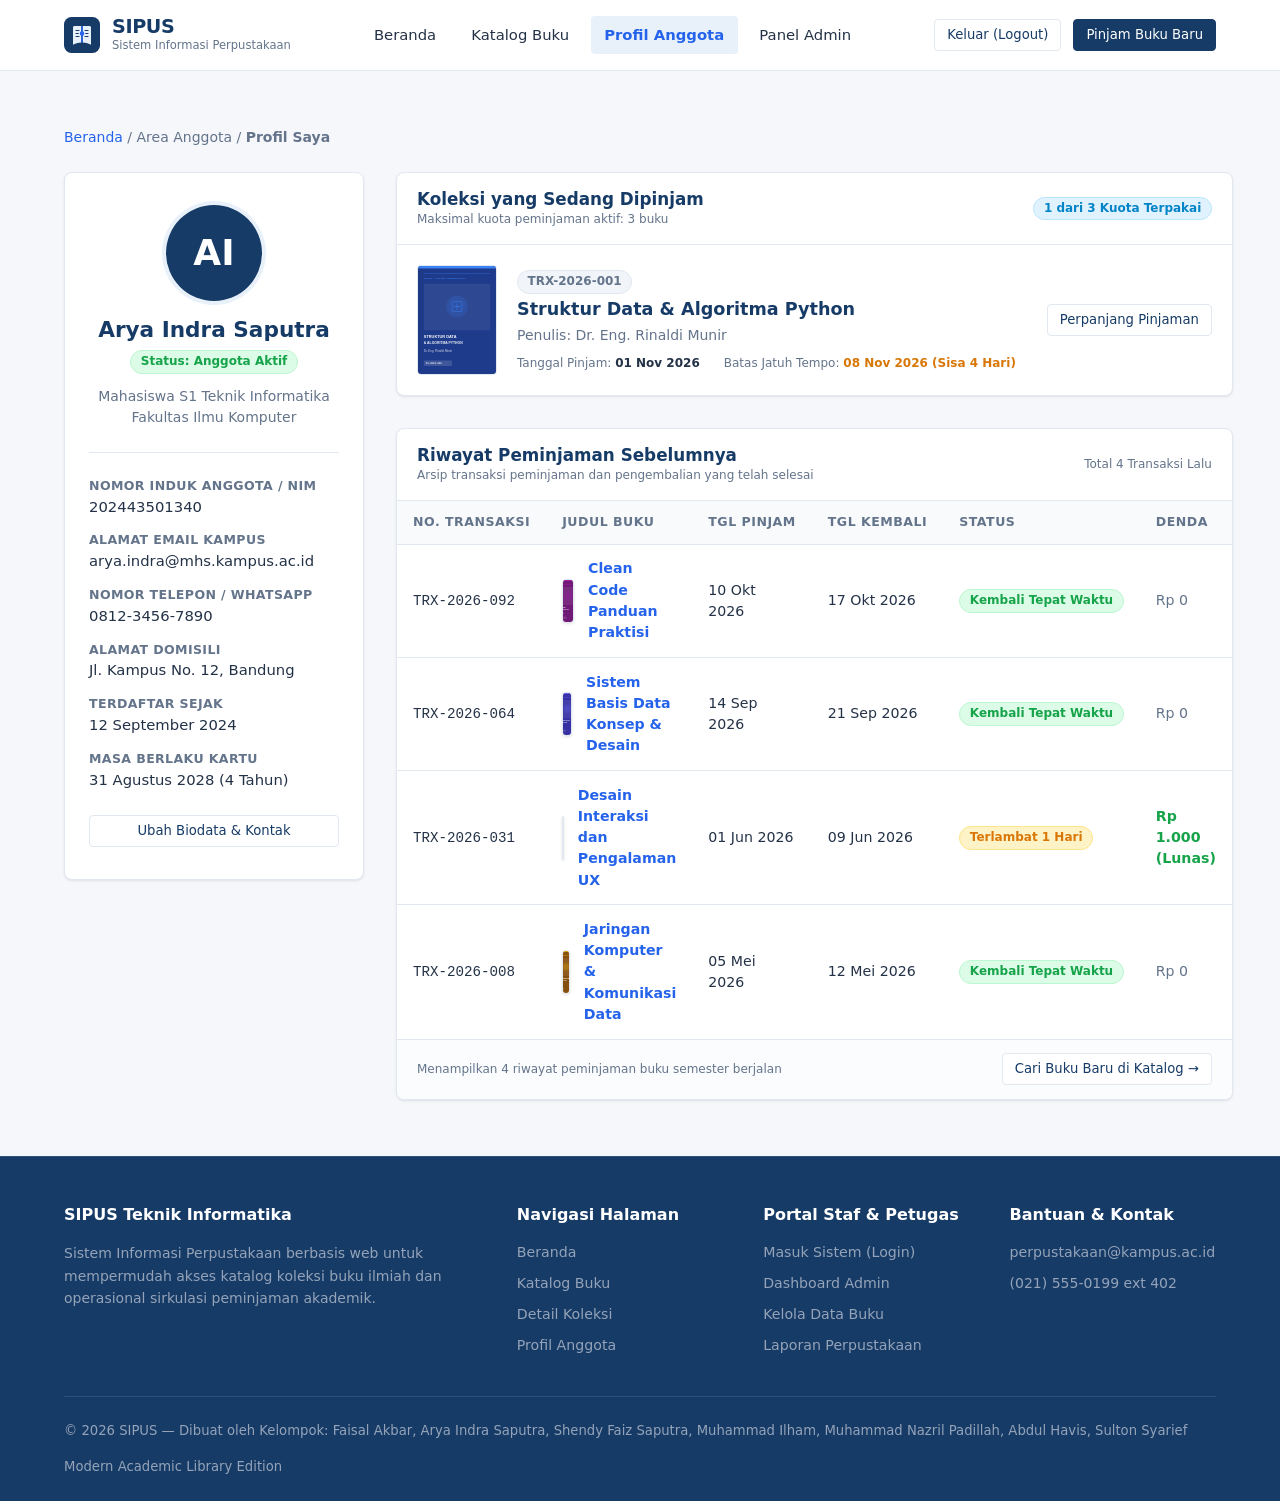
<file: profil.html>
<!DOCTYPE html>
<html lang="id">
<head>
  <meta charset="UTF-8">
  <meta name="viewport" content="width=device-width, initial-scale=1.0">
  <title>Profil Anggota Perpustakaan - SIPUS</title>
  <link rel="stylesheet" href="css/style.css">
</head>
<body class="public-layout">

  <!-- Header Navigasi Publik -->
  <header class="public-header">
    <div class="container">
      <nav class="navbar">
        <a href="index.html" class="brand-link">
          <img src="assets/images/logo.svg" alt="Logo SIPUS" class="brand-logo">
          <div class="brand-title">
            <span class="brand-name">SIPUS</span>
            <span class="brand-subtitle">Sistem Informasi Perpustakaan</span>
          </div>
        </a>

        <div class="nav-menu">
          <a href="index.html" class="nav-link">Beranda</a>
          <a href="katalog.html" class="nav-link">Katalog Buku</a>
          <a href="profil.html" class="nav-link active">Profil Anggota</a>
          <a href="dashboard.html" class="nav-link">Panel Admin</a>
        </div>

        <div class="nav-actions">
          <a href="login.html" class="btn btn-secondary btn-sm">Keluar (Logout)</a>
          <a href="katalog.html" class="btn btn-primary btn-sm">Pinjam Buku Baru</a>
        </div>
      </nav>
    </div>
  </header>

  <main class="section">
    <div class="container">
      <!-- Breadcrumb Navigasi -->
      <div style="margin-bottom: 1.5rem;" class="text-sm text-muted">
        <a href="index.html">Beranda</a> / <span>Area Anggota</span> / <strong>Profil Saya</strong>
      </div>

      <!-- Layout Profil Anggota (FR-011) -->
      <div class="profile-grid">
        <!-- Kolom Kiri: Kartu Identitas Anggota -->
        <div>
          <div class="profile-card">
            <div class="profile-avatar-large">AS</div>
            <h2 style="font-size: 1.35rem; margin-bottom: 0.25rem;">Arya Indra Saputra</h2>
            <div class="badge badge-success" style="margin-bottom: 0.75rem;">Status: Anggota Aktif</div>
            <p class="text-sm text-muted">Mahasiswa S1 Teknik Informatika<br>Fakultas Ilmu Komputer</p>

            <div class="profile-meta-list">
              <div class="profile-meta-item">
                <div class="profile-meta-label">Nomor Induk Anggota / NIM</div>
                <div class="profile-meta-value">202443501340</div>
              </div>

              <div class="profile-meta-item">
                <div class="profile-meta-label">Alamat Email Kampus</div>
                <div class="profile-meta-value">arya.indra@mhs.kampus.ac.id</div>
              </div>

              <div class="profile-meta-item">
                <div class="profile-meta-label">Nomor Telepon / WhatsApp</div>
                <div class="profile-meta-value">0812-3456-7890</div>
              </div>

              <div class="profile-meta-item">
                <div class="profile-meta-label">Alamat Domisili</div>
                <div class="profile-meta-value">Jl. Sukarno Hatta No. 45, Coblong, Bandung</div>
              </div>

              <div class="profile-meta-item">
                <div class="profile-meta-label">Terdaftar Sejak</div>
                <div class="profile-meta-value">12 September 2024</div>
              </div>

              <div class="profile-meta-item">
                <div class="profile-meta-label">Masa Berlaku Kartu</div>
                <div class="profile-meta-value">31 Agustus 2028 (4 Tahun)</div>
              </div>
            </div>

            <div style="margin-top: 1.5rem;">
              <button type="button" class="btn btn-secondary btn-sm" style="width: 100%;">
                Ubah Biodata & Kontak
              </button>
            </div>
          </div>
        </div>

        <!-- Kolom Kanan: Buku Sedang Dipinjam & Riwayat Peminjaman -->
        <div style="display: flex; flex-direction: column; gap: 2rem;">
          <!-- Buku yang Sedang Dipinjam (FR-011) -->
          <div class="card">
            <div class="card-header">
              <div>
                <h3 class="card-title">Koleksi yang Sedang Dipinjam</h3>
                <p class="text-xs text-muted" style="margin: 0;">Maksimal kuota peminjaman aktif: 3 buku</p>
              </div>
              <span class="badge badge-info">1 dari 3 Kuota Terpakai</span>
            </div>

            <div class="card-body" style="padding: 1.25rem;">
              <div style="display: flex; gap: 1.25rem; align-items: center; flex-wrap: wrap;">
                <div style="width: 80px; height: 110px; flex-shrink: 0; border-radius: var(--radius-sm); overflow: hidden; border: 1px solid var(--border-color);">
                  <img src="assets/images/books/buku-1.svg" alt="Buku Dipinjam" style="width: 100%; height: 100%; object-fit: cover;">
                </div>
                <div style="flex: 1; min-width: 220px;">
                  <span class="badge badge-neutral text-xs" style="margin-bottom: 0.35rem;">TRX-2026-001</span>
                  <h4 style="margin-bottom: 0.25rem;">
                    <a href="detail-buku.html" style="color: var(--primary-navy);">Struktur Data & Algoritma Python</a>
                  </h4>
                  <p class="text-sm text-muted" style="margin-bottom: 0.5rem;">Penulis: Dr. Eng. Rinaldi Munir</p>
                  
                  <div style="display: flex; gap: 1.5rem; flex-wrap: wrap;" class="text-xs">
                    <div>
                      <span class="text-muted">Tanggal Pinjam:</span>
                      <strong>01 Nov 2026</strong>
                    </div>
                    <div>
                      <span class="text-muted">Batas Jatuh Tempo:</span>
                      <strong style="color: var(--warning);">08 Nov 2026 (Sisa 4 Hari)</strong>
                    </div>
                  </div>
                </div>
                <div>
                  <button type="button" class="btn btn-secondary btn-sm">Perpanjang Pinjaman</button>
                </div>
              </div>
            </div>
          </div>

          <!-- Riwayat Peminjaman (FR-011) -->
          <div class="card">
            <div class="card-header">
              <div>
                <h3 class="card-title">Riwayat Peminjaman Sebelumnya</h3>
                <p class="text-xs text-muted" style="margin: 0;">Arsip transaksi peminjaman dan pengembalian yang telah selesai</p>
              </div>
              <span class="text-xs text-muted">Total 4 Transaksi Lalu</span>
            </div>

            <div class="table-responsive">
              <table class="data-table">
                <thead>
                  <tr>
                    <th>No. Transaksi</th>
                    <th>Judul Buku</th>
                    <th>Tgl Pinjam</th>
                    <th>Tgl Kembali</th>
                    <th>Status</th>
                    <th>Denda</th>
                  </tr>
                </thead>
                <tbody>
                  <tr>
                    <td><code>TRX-2026-092</code></td>
                    <td>
                      <div class="table-book-cell">
                        <a href="detail-buku.html"><img src="assets/images/books/buku-7.svg" alt="Sampul" class="table-book-thumb" style="width: 32px; height: 44px;"></a>
                        <strong><a href="detail-buku.html">Clean Code Panduan Praktisi</a></strong>
                      </div>
                    </td>
                    <td>10 Okt 2026</td>
                    <td>17 Okt 2026</td>
                    <td><span class="badge badge-success">Kembali Tepat Waktu</span></td>
                    <td><span class="text-muted">Rp 0</span></td>
                  </tr>

                  <tr>
                    <td><code>TRX-2026-064</code></td>
                    <td>
                      <div class="table-book-cell">
                        <a href="detail-buku.html"><img src="assets/images/books/buku-3.svg" alt="Sampul" class="table-book-thumb" style="width: 32px; height: 44px;"></a>
                        <strong><a href="detail-buku.html">Sistem Basis Data Konsep &amp; Desain</a></strong>
                      </div>
                    </td>
                    <td>14 Sep 2026</td>
                    <td>21 Sep 2026</td>
                    <td><span class="badge badge-success">Kembali Tepat Waktu</span></td>
                    <td><span class="text-muted">Rp 0</span></td>
                  </tr>

                  <tr>
                    <td><code>TRX-2026-031</code></td>
                    <td>
                      <div class="table-book-cell">
                        <a href="detail-buku.html"><img src="assets/images/books/buku-8.svg" alt="Sampul" class="table-book-thumb" style="width: 32px; height: 44px;"></a>
                        <strong><a href="detail-buku.html">Desain Interaksi dan Pengalaman UX</a></strong>
                      </div>
                    </td>
                    <td>01 Jun 2026</td>
                    <td>09 Jun 2026</td>
                    <td><span class="badge badge-warning">Terlambat 1 Hari</span></td>
                    <td><span style="color: var(--success); font-weight: 600;">Rp 1.000 (Lunas)</span></td>
                  </tr>

                  <tr>
                    <td><code>TRX-2026-008</code></td>
                    <td>
                      <div class="table-book-cell">
                        <a href="detail-buku.html"><img src="assets/images/books/buku-4.svg" alt="Sampul" class="table-book-thumb" style="width: 32px; height: 44px;"></a>
                        <strong><a href="detail-buku.html">Jaringan Komputer &amp; Komunikasi Data</a></strong>
                      </div>
                    </td>
                    <td>05 Mei 2026</td>
                    <td>12 Mei 2026</td>
                    <td><span class="badge badge-success">Kembali Tepat Waktu</span></td>
                    <td><span class="text-muted">Rp 0</span></td>
                  </tr>
                </tbody>
              </table>
            </div>

            <div class="card-footer" style="display: flex; justify-content: space-between; align-items: center; flex-wrap: wrap; gap: 0.5rem;">
              <div class="text-xs text-muted">Menampilkan 4 riwayat peminjaman buku semester berjalan</div>
              <a href="katalog.html" class="btn btn-secondary btn-sm">Cari Buku Baru di Katalog &rarr;</a>
            </div>
          </div>
        </div>
      </div>
    </div>
  </main>

  <!-- Footer Publik -->
  <footer class="public-footer">
    <div class="container">
      <div class="footer-grid">
        <div class="footer-col">
          <h4>SIPUS Teknik Informatika</h4>
          <p class="text-sm" style="color: #94A3B8; line-height: 1.6;">
            Sistem Informasi Perpustakaan berbasis web untuk mempermudah akses katalog koleksi buku ilmiah dan operasional sirkulasi peminjaman akademik.
          </p>
        </div>
        <div class="footer-col">
          <h4>Navigasi Halaman</h4>
          <div class="footer-links">
            <a href="index.html">Beranda</a>
            <a href="katalog.html">Katalog Buku</a>
            <a href="detail-buku.html">Detail Koleksi</a>
            <a href="profil.html">Profil Anggota</a>
          </div>
        </div>
        <div class="footer-col">
          <h4>Portal Staf & Petugas</h4>
          <div class="footer-links">
            <a href="login.html">Masuk Sistem (Login)</a>
            <a href="dashboard.html">Dashboard Admin</a>
            <a href="buku.html">Kelola Data Buku</a>
            <a href="laporan.html">Laporan Perpustakaan</a>
          </div>
        </div>
        <div class="footer-col">
          <h4>Bantuan & Kontak</h4>
          <div class="footer-links">
            <a href="mailto:perpustakaan@kampus.ac.id">perpustakaan@kampus.ac.id</a>
            <span class="text-sm" style="color: #94A3B8;">(021) 555-0199 ext 402</span>
          </div>
        </div>
      </div>
      <div class="footer-bottom">
        <div>&copy; 2026 SIPUS — Dibuat oleh Kelompok: Faisal Akbar, Arya Indra Saputra, Shendy Faiz Saputra, Muhammad Ilham, Muhammad Nazril Padillah, Abdul Havis, Sulton Syarief</div>
        <div>Modern Academic Library Edition</div>
      </div>
    </div>
  </footer>

  <script src="js/sipus.js"></script>
</body>
</html>
</file>
<file: css/style.css>
/* ==========================================================================
   SIPUS - SISTEM INFORMASI PERPUSTAKAAN
   Stylesheet Utama (CSS3 Pure - No Framework, No JS)
   Tema: Modern Academic Library
   Acuan: PRD SIPUS Revisi v1.1
   ========================================================================== */

/* --------------------------------------------------------------------------
   1. CSS Variables / Design Tokens
   -------------------------------------------------------------------------- */
:root {
  --primary-navy: #173B67;
  --primary-navy-dark: #0f2744;
  --primary-navy-light: #204c82;
  --secondary-blue: #2563EB;
  --secondary-blue-hover: #1d4ed8;
  --light-blue: #E8F1FA;
  --light-blue-hover: #dbeafe;
  --page-bg: #F5F7FA;
  --surface-white: #FFFFFF;
  --main-text: #243247;
  --secondary-text: #64748B;
  --muted-text: #94A3B8;
  --border-color: #E2E8F0;
  --border-focus: #2563EB;

  /* Status Colors */
  --success: #16A34A;
  --success-bg: #DCFCE7;
  --success-border: #BBF7D0;
  --warning: #D97706;
  --warning-bg: #FEF3C7;
  --warning-border: #FDE68A;
  --danger: #DC2626;
  --danger-bg: #FEE2E2;
  --danger-border: #FECACA;
  --info: #0284C7;
  --info-bg: #E0F2FE;
  --info-border: #BAE6FD;

  /* Typography */
  --font-sans: system-ui, -apple-system, BlinkMacSystemFont, "Segoe UI", Roboto, "Helvetica Neue", Arial, sans-serif;
  --font-mono: ui-monospace, SFMono-Regular, Menlo, Monaco, Consolas, "Liberation Mono", "Courier New", monospace;

  /* Elevation */
  --shadow-sm: 0 1px 2px 0 rgba(15, 23, 42, 0.05);
  --shadow-md: 0 4px 6px -1px rgba(15, 23, 42, 0.07), 0 2px 4px -2px rgba(15, 23, 42, 0.05);
  --shadow-card: 0 1px 3px rgba(15, 23, 42, 0.06), 0 1px 2px rgba(15, 23, 42, 0.04);

  /* Radius */
  --radius-sm: 4px;
  --radius-md: 8px;
  --radius-lg: 12px;
  --radius-full: 9999px;

  /* Spacing */
  --header-height: 70px;
  --sidebar-width: 260px;
  --container-max: 1200px;
}

/* --------------------------------------------------------------------------
   2. Base & Reset
   -------------------------------------------------------------------------- */
*, *::before, *::after {
  box-sizing: border-box;
  margin: 0;
  padding: 0;
}

html {
  font-size: 16px;
  line-height: 1.5;
  color: var(--main-text);
  background-color: var(--page-bg);
  font-family: var(--font-sans);
  -webkit-font-smoothing: antialiased;
  -moz-osx-font-smoothing: grayscale;
}

body {
  min-height: 100vh;
  display: flex;
  flex-direction: column;
  background-color: var(--page-bg);
  color: var(--main-text);
}

img, svg {
  display: block;
  max-width: 100%;
  height: auto;
}

a {
  color: var(--secondary-blue);
  text-decoration: none;
  transition: color 0.15s ease-in-out;
}

a:hover {
  color: var(--secondary-blue-hover);
  text-decoration: underline;
}

ul, ol {
  list-style: none;
}

button, input, select, textarea {
  font: inherit;
  color: inherit;
}

table {
  border-collapse: collapse;
  width: 100%;
}

/* --------------------------------------------------------------------------
   3. Typography Utilities
   -------------------------------------------------------------------------- */
h1, h2, h3, h4, h5, h6 {
  color: var(--primary-navy);
  font-weight: 700;
  line-height: 1.25;
}

h1 { font-size: 2rem; margin-bottom: 0.75rem; }
h2 { font-size: 1.5rem; margin-bottom: 0.5rem; }
h3 { font-size: 1.25rem; margin-bottom: 0.5rem; }
h4 { font-size: 1.1rem; margin-bottom: 0.25rem; }

p {
  color: var(--main-text);
  margin-bottom: 0.75rem;
}

.text-muted {
  color: var(--secondary-text);
}

.text-sm {
  font-size: 0.875rem;
}

.text-xs {
  font-size: 0.75rem;
}

.text-center { text-align: center; }
.text-right { text-align: right; }

.font-medium { font-weight: 500; }
.font-semibold { font-weight: 600; }
.font-bold { font-weight: 700; }

/* --------------------------------------------------------------------------
   4. Layout Containers
   -------------------------------------------------------------------------- */
.container {
  width: 100%;
  max-width: var(--container-max);
  margin-left: auto;
  margin-right: auto;
  padding-left: 1.5rem;
  padding-right: 1.5rem;
}

.public-layout {
  display: flex;
  flex-direction: column;
  min-height: 100vh;
}

.public-layout main {
  flex: 1;
}

/* --------------------------------------------------------------------------
   5. Public Header & Navigation
   -------------------------------------------------------------------------- */
.public-header {
  background-color: var(--surface-white);
  border-bottom: 1px solid var(--border-color);
  position: sticky;
  top: 0;
  z-index: 100;
}

.navbar {
  display: flex;
  align-items: center;
  justify-content: space-between;
  height: var(--header-height);
  gap: 1.5rem;
}

.brand-link {
  display: flex;
  align-items: center;
  gap: 0.75rem;
  text-decoration: none;
}

.brand-logo {
  width: 36px;
  height: 36px;
}

.brand-title {
  display: flex;
  flex-direction: column;
}

.brand-name {
  font-size: 1.2rem;
  font-weight: 800;
  color: var(--primary-navy);
  letter-spacing: -0.02em;
  line-height: 1.1;
}

.brand-subtitle {
  font-size: 0.72rem;
  color: var(--secondary-text);
  font-weight: 500;
}

.nav-menu {
  display: flex;
  align-items: center;
  gap: 0.5rem;
}

.nav-link {
  display: inline-flex;
  align-items: center;
  padding: 0.5rem 0.85rem;
  font-size: 0.925rem;
  font-weight: 500;
  color: var(--main-text);
  border-radius: var(--radius-sm);
  text-decoration: none;
  transition: all 0.15s ease;
}

.nav-link:hover {
  color: var(--primary-navy);
  background-color: var(--light-blue);
  text-decoration: none;
}

.nav-link.active {
  color: var(--secondary-blue);
  background-color: var(--light-blue);
  font-weight: 600;
}

.nav-actions {
  display: flex;
  align-items: center;
  gap: 0.75rem;
}

/* --------------------------------------------------------------------------
   6. Buttons & Inputs
   -------------------------------------------------------------------------- */
.btn {
  display: inline-flex;
  align-items: center;
  justify-content: center;
  gap: 0.5rem;
  padding: 0.55rem 1.1rem;
  font-size: 0.925rem;
  font-weight: 500;
  line-height: 1.4;
  border-radius: var(--radius-md);
  border: 1px solid transparent;
  cursor: pointer;
  text-decoration: none;
  transition: all 0.15s ease-in-out;
  white-space: nowrap;
}

.btn-primary {
  background-color: var(--primary-navy);
  color: var(--surface-white);
  border-color: var(--primary-navy);
}

.btn-primary:hover {
  background-color: var(--primary-navy-dark);
  border-color: var(--primary-navy-dark);
  color: var(--surface-white);
  text-decoration: none;
}

.btn-secondary {
  background-color: var(--surface-white);
  color: var(--primary-navy);
  border-color: var(--border-color);
}

.btn-secondary:hover {
  background-color: var(--light-blue);
  border-color: var(--border-color);
  color: var(--primary-navy);
  text-decoration: none;
}

.btn-accent {
  background-color: var(--secondary-blue);
  color: var(--surface-white);
  border-color: var(--secondary-blue);
}

.btn-accent:hover {
  background-color: var(--secondary-blue-hover);
  border-color: var(--secondary-blue-hover);
  color: var(--surface-white);
  text-decoration: none;
}

.btn-sm {
  padding: 0.35rem 0.75rem;
  font-size: 0.825rem;
  border-radius: var(--radius-sm);
}

.btn-danger {
  background-color: var(--surface-white);
  color: var(--danger);
  border-color: var(--danger-border);
}

.btn-danger:hover {
  background-color: var(--danger-bg);
  color: var(--danger);
  text-decoration: none;
}

.form-group {
  margin-bottom: 1.15rem;
}

.form-label {
  display: block;
  font-size: 0.875rem;
  font-weight: 600;
  color: var(--main-text);
  margin-bottom: 0.4rem;
}

.form-control {
  width: 100%;
  padding: 0.55rem 0.85rem;
  font-size: 0.925rem;
  border: 1px solid var(--border-color);
  border-radius: var(--radius-md);
  background-color: var(--surface-white);
  color: var(--main-text);
  transition: border-color 0.15s ease, box-shadow 0.15s ease;
}

.form-control:focus {
  outline: none;
  border-color: var(--border-focus);
  box-shadow: 0 0 0 3px rgba(37, 99, 235, 0.15);
}

.form-control::placeholder {
  color: var(--muted-text);
}

textarea.form-control {
  resize: vertical;
  min-height: 80px;
}

.form-hint {
  font-size: 0.78rem;
  color: var(--secondary-text);
  margin-top: 0.3rem;
}

.form-row {
  display: grid;
  grid-template-columns: repeat(auto-fit, minmax(220px, 1fr));
  gap: 1rem;
}

.form-check {
  display: flex;
  align-items: center;
  gap: 0.5rem;
  cursor: pointer;
  user-select: none;
}

.form-check input[type="checkbox"] {
  width: 1rem;
  height: 1rem;
  cursor: pointer;
}

/* --------------------------------------------------------------------------
   7. Badges & Status Indicators
   -------------------------------------------------------------------------- */
.badge {
  display: inline-flex;
  align-items: center;
  gap: 0.35rem;
  padding: 0.2rem 0.6rem;
  font-size: 0.75rem;
  font-weight: 600;
  border-radius: var(--radius-full);
  line-height: 1.3;
  white-space: nowrap;
}

.badge-success {
  background-color: var(--success-bg);
  color: var(--success);
  border: 1px solid var(--success-border);
}

.badge-warning {
  background-color: var(--warning-bg);
  color: var(--warning);
  border: 1px solid var(--warning-border);
}

.badge-danger {
  background-color: var(--danger-bg);
  color: var(--danger);
  border: 1px solid var(--danger-border);
}

.badge-info {
  background-color: var(--info-bg);
  color: var(--info);
  border: 1px solid var(--info-border);
}

.badge-neutral {
  background-color: #F1F5F9;
  color: var(--secondary-text);
  border: 1px solid var(--border-color);
}

.status-dot {
  width: 6px;
  height: 6px;
  border-radius: 50%;
  display: inline-block;
}

.status-dot-success { background-color: var(--success); }
.status-dot-warning { background-color: var(--warning); }
.status-dot-danger { background-color: var(--danger); }

/* --------------------------------------------------------------------------
   8. Cards & Panels
   -------------------------------------------------------------------------- */
.card {
  background-color: var(--surface-white);
  border: 1px solid var(--border-color);
  border-radius: var(--radius-md);
  box-shadow: var(--shadow-card);
  overflow: hidden;
}

.card-header {
  padding: 1rem 1.25rem;
  border-bottom: 1px solid var(--border-color);
  display: flex;
  align-items: center;
  justify-content: space-between;
  gap: 1rem;
}

.card-title {
  font-size: 1.05rem;
  font-weight: 600;
  color: var(--primary-navy);
  margin: 0;
}

.card-body {
  padding: 1.25rem;
}

.card-footer {
  padding: 0.85rem 1.25rem;
  border-top: 1px solid var(--border-color);
  background-color: #FAFCFE;
}

/* --------------------------------------------------------------------------
   9. Tables (Data Table)
   -------------------------------------------------------------------------- */
.table-responsive {
  width: 100%;
  overflow-x: auto;
  -webkit-overflow-scrolling: touch;
}

.data-table {
  width: 100%;
  font-size: 0.885rem;
  text-align: left;
}

.data-table th {
  background-color: #F8FAFC;
  color: var(--secondary-text);
  font-weight: 600;
  padding: 0.75rem 1rem;
  border-bottom: 1px solid var(--border-color);
  font-size: 0.785rem;
  text-transform: uppercase;
  letter-spacing: 0.04em;
  white-space: nowrap;
}

.data-table td {
  padding: 0.85rem 1rem;
  border-bottom: 1px solid var(--border-color);
  color: var(--main-text);
  vertical-align: middle;
}

.data-table tbody tr:hover {
  background-color: #F8FAFC;
}

.data-table tbody tr:last-child td {
  border-bottom: none;
}

.table-actions {
  display: flex;
  align-items: center;
  gap: 0.4rem;
}

.table-book-thumb {
  width: 44px;
  height: 60px;
  object-fit: cover;
  border-radius: var(--radius-sm);
  box-shadow: 0 1px 3px rgba(15, 23, 42, 0.12);
  border: 1px solid var(--border-color);
  background-color: #F1F5F9;
  flex-shrink: 0;
  display: block;
  transition: transform 0.15s ease, box-shadow 0.15s ease;
}

.table-book-thumb:hover {
  transform: scale(1.05);
  box-shadow: var(--shadow-md);
}

.table-book-cell {
  display: flex;
  align-items: center;
  gap: 0.85rem;
}

/* --------------------------------------------------------------------------
   10. Admin Shell Layout (Sidebar + Topbar + Content)
   -------------------------------------------------------------------------- */
.admin-shell {
  display: flex;
  min-height: 100vh;
  background-color: var(--page-bg);
}

.admin-sidebar {
  width: var(--sidebar-width);
  background-color: var(--primary-navy);
  color: #E2E8F0;
  display: flex;
  flex-direction: column;
  flex-shrink: 0;
}

.admin-sidebar-header {
  height: var(--header-height);
  padding: 0 1.25rem;
  display: flex;
  align-items: center;
  border-bottom: 1px solid rgba(255, 255, 255, 0.1);
  gap: 0.75rem;
}

.admin-brand {
  display: flex;
  align-items: center;
  gap: 0.75rem;
  text-decoration: none;
  color: #FFFFFF;
}

.admin-brand .brand-name {
  color: #FFFFFF;
}

.admin-brand .brand-subtitle {
  color: #94A3B8;
}

.admin-sidebar-nav {
  flex: 1;
  padding: 1.25rem 0.75rem;
  display: flex;
  flex-direction: column;
  gap: 0.25rem;
  overflow-y: auto;
}

.nav-section-title {
  font-size: 0.7rem;
  font-weight: 700;
  color: #94A3B8;
  text-transform: uppercase;
  letter-spacing: 0.05em;
  padding: 0.6rem 0.75rem 0.35rem 0.75rem;
  margin-top: 0.5rem;
}

.sidebar-link {
  display: flex;
  align-items: center;
  gap: 0.75rem;
  padding: 0.65rem 0.85rem;
  color: #CBD5E1;
  font-size: 0.9rem;
  font-weight: 500;
  border-radius: var(--radius-md);
  text-decoration: none;
  transition: all 0.15s ease;
}

.sidebar-link:hover {
  background-color: rgba(255, 255, 255, 0.08);
  color: #FFFFFF;
  text-decoration: none;
}

.sidebar-link.active {
  background-color: var(--secondary-blue);
  color: #FFFFFF;
  font-weight: 600;
}

.sidebar-icon {
  width: 18px;
  height: 18px;
  flex-shrink: 0;
  fill: currentColor;
}

.admin-sidebar-footer {
  padding: 1rem 1.25rem;
  border-top: 1px solid rgba(255, 255, 255, 0.1);
  font-size: 0.8rem;
  color: #94A3B8;
  display: flex;
  flex-direction: column;
  gap: 0.5rem;
}

.admin-sidebar-footer a {
  color: #CBD5E1;
  text-decoration: none;
  font-size: 0.85rem;
}

.admin-sidebar-footer a:hover {
  color: #FFFFFF;
  text-decoration: underline;
}

.admin-main {
  flex: 1;
  display: flex;
  flex-direction: column;
  min-width: 0; /* prevent flex blowout */
}

.admin-topbar {
  height: var(--header-height);
  background-color: var(--surface-white);
  border-bottom: 1px solid var(--border-color);
  padding: 0 1.5rem;
  display: flex;
  align-items: center;
  justify-content: space-between;
  gap: 1rem;
  position: sticky;
  top: 0;
  z-index: 50;
}

.admin-topbar-title {
  display: flex;
  align-items: center;
  gap: 0.75rem;
}

.admin-topbar-title h2 {
  font-size: 1.25rem;
  margin: 0;
}

.admin-topbar-actions {
  display: flex;
  align-items: center;
  gap: 1rem;
}

.user-badge {
  display: flex;
  align-items: center;
  gap: 0.65rem;
  padding: 0.35rem 0.65rem;
  background-color: var(--page-bg);
  border-radius: var(--radius-full);
  border: 1px solid var(--border-color);
}

.user-avatar {
  width: 28px;
  height: 28px;
  border-radius: 50%;
  background-color: var(--primary-navy);
  color: #FFFFFF;
  display: flex;
  align-items: center;
  justify-content: center;
  font-size: 0.75rem;
  font-weight: 700;
}

.user-info {
  line-height: 1.2;
}

.user-name {
  font-size: 0.825rem;
  font-weight: 600;
  color: var(--main-text);
}

.user-role {
  font-size: 0.7rem;
  color: var(--secondary-text);
}

.admin-content {
  flex: 1;
  padding: 1.75rem;
}

.page-header {
  margin-bottom: 1.5rem;
  display: flex;
  align-items: center;
  justify-content: space-between;
  flex-wrap: wrap;
  gap: 1rem;
}

.page-header-text h1 {
  font-size: 1.6rem;
  margin-bottom: 0.25rem;
}

.page-header-text p {
  color: var(--secondary-text);
  font-size: 0.925rem;
  margin: 0;
}

/* --------------------------------------------------------------------------
   11. Stats Grid
   -------------------------------------------------------------------------- */
.stats-grid {
  display: grid;
  grid-template-columns: repeat(auto-fit, minmax(220px, 1fr));
  gap: 1.25rem;
  margin-bottom: 1.75rem;
}

.stat-card {
  background-color: var(--surface-white);
  border: 1px solid var(--border-color);
  border-radius: var(--radius-md);
  padding: 1.25rem;
  box-shadow: var(--shadow-card);
  display: flex;
  align-items: flex-start;
  justify-content: space-between;
}

.stat-info {
  display: flex;
  flex-direction: column;
}

.stat-label {
  font-size: 0.825rem;
  font-weight: 600;
  color: var(--secondary-text);
  text-transform: uppercase;
  letter-spacing: 0.03em;
  margin-bottom: 0.35rem;
}

.stat-value {
  font-size: 1.85rem;
  font-weight: 800;
  color: var(--primary-navy);
  line-height: 1.1;
  margin-bottom: 0.35rem;
}

.stat-desc {
  font-size: 0.785rem;
  color: var(--secondary-text);
}

.stat-icon-wrap {
  width: 44px;
  height: 44px;
  border-radius: var(--radius-md);
  background-color: var(--light-blue);
  color: var(--primary-navy);
  display: flex;
  align-items: center;
  justify-content: center;
  flex-shrink: 0;
}

/* --------------------------------------------------------------------------
   12. Book Cards (Katalog & Grid)
   -------------------------------------------------------------------------- */
.books-grid {
  display: grid;
  grid-template-columns: repeat(auto-fill, minmax(240px, 1fr));
  gap: 1.5rem;
}

.book-card {
  background-color: var(--surface-white);
  border: 1px solid var(--border-color);
  border-radius: var(--radius-md);
  box-shadow: var(--shadow-card);
  overflow: hidden;
  display: flex;
  flex-direction: column;
  transition: transform 0.15s ease, box-shadow 0.15s ease;
}

.book-card:hover {
  transform: translateY(-2px);
  box-shadow: var(--shadow-md);
}

.book-cover-wrap {
  aspect-ratio: 3/4;
  background-color: #F1F5F9;
  position: relative;
  overflow: hidden;
  display: flex;
  align-items: center;
  justify-content: center;
}

.book-cover {
  width: 100%;
  height: 100%;
  object-fit: cover;
}

.book-badge-pos {
  position: absolute;
  top: 0.75rem;
  right: 0.75rem;
}

.book-info {
  padding: 1.1rem;
  display: flex;
  flex-direction: column;
  flex: 1;
}

.book-category {
  font-size: 0.75rem;
  font-weight: 600;
  color: var(--secondary-blue);
  text-transform: uppercase;
  letter-spacing: 0.04em;
  margin-bottom: 0.3rem;
}

.book-title {
  font-size: 1.05rem;
  font-weight: 700;
  color: var(--primary-navy);
  line-height: 1.35;
  margin-bottom: 0.35rem;
}

.book-title a {
  color: inherit;
  text-decoration: none;
}

.book-title a:hover {
  color: var(--secondary-blue);
}

.book-author {
  font-size: 0.85rem;
  color: var(--secondary-text);
  margin-bottom: 0.75rem;
}

.book-meta {
  margin-top: auto;
  padding-top: 0.75rem;
  border-top: 1px solid var(--border-color);
  display: flex;
  align-items: center;
  justify-content: space-between;
  font-size: 0.8rem;
  color: var(--secondary-text);
}

/* --------------------------------------------------------------------------
   13. Public Home Specific Styles
   -------------------------------------------------------------------------- */
.hero-section {
  background-color: var(--surface-white);
  border-bottom: 1px solid var(--border-color);
  padding: 3.5rem 0 4rem 0;
}

.hero-grid {
  display: grid;
  grid-template-columns: 1.15fr 0.85fr;
  align-items: center;
  gap: 3rem;
}

.hero-content h1 {
  font-size: 2.6rem;
  font-weight: 800;
  color: var(--primary-navy);
  letter-spacing: -0.025em;
  line-height: 1.2;
  margin-bottom: 1rem;
}

.hero-content p {
  font-size: 1.1rem;
  color: var(--secondary-text);
  line-height: 1.6;
  margin-bottom: 2rem;
}

.hero-search-box {
  background-color: var(--page-bg);
  padding: 0.5rem;
  border-radius: var(--radius-lg);
  border: 1px solid var(--border-color);
  display: flex;
  gap: 0.5rem;
  box-shadow: var(--shadow-sm);
  margin-bottom: 1.25rem;
}

.hero-search-input {
  flex: 1;
  border: none;
  background: transparent;
  padding: 0.6rem 1rem;
  font-size: 1rem;
  outline: none;
}

.hero-illustration {
  display: flex;
  justify-content: center;
  align-items: center;
}

.hero-illustration img {
  border-radius: var(--radius-lg);
  box-shadow: var(--shadow-md);
  border: 1px solid var(--border-color);
  max-height: 380px;
  width: 100%;
  object-fit: cover;
}

.section {
  padding: 3.5rem 0;
}

.section-header {
  display: flex;
  align-items: flex-end;
  justify-content: space-between;
  margin-bottom: 2rem;
  gap: 1rem;
}

.section-title h2 {
  font-size: 1.65rem;
  margin-bottom: 0.25rem;
}

.section-title p {
  color: var(--secondary-text);
  margin: 0;
}

.features-grid {
  display: grid;
  grid-template-columns: repeat(auto-fit, minmax(280px, 1fr));
  gap: 1.5rem;
}

.feature-box {
  background-color: var(--surface-white);
  border: 1px solid var(--border-color);
  border-radius: var(--radius-md);
  padding: 1.75rem;
}

.feature-icon {
  width: 48px;
  height: 48px;
  border-radius: var(--radius-md);
  background-color: var(--light-blue);
  color: var(--primary-navy);
  display: flex;
  align-items: center;
  justify-content: center;
  margin-bottom: 1.25rem;
}

/* --------------------------------------------------------------------------
   14. Filter Bar & Search Mockups
   -------------------------------------------------------------------------- */
.filter-bar {
  background-color: var(--surface-white);
  border: 1px solid var(--border-color);
  border-radius: var(--radius-md);
  padding: 1rem 1.25rem;
  margin-bottom: 1.75rem;
  display: flex;
  align-items: center;
  justify-content: space-between;
  flex-wrap: wrap;
  gap: 1rem;
}

.filter-group {
  display: flex;
  align-items: center;
  gap: 0.75rem;
  flex-wrap: wrap;
}

.filter-chips {
  display: flex;
  align-items: center;
  gap: 0.5rem;
  flex-wrap: wrap;
}

.filter-chip {
  display: inline-block;
  padding: 0.35rem 0.85rem;
  font-size: 0.85rem;
  font-weight: 500;
  border-radius: var(--radius-full);
  background-color: #F1F5F9;
  color: var(--main-text);
  border: 1px solid var(--border-color);
  text-decoration: none;
  transition: all 0.15s ease;
}

.filter-chip:hover {
  background-color: var(--light-blue);
  color: var(--primary-navy);
  text-decoration: none;
}

.filter-chip.active {
  background-color: var(--primary-navy);
  color: #FFFFFF;
  border-color: var(--primary-navy);
}

/* --------------------------------------------------------------------------
   15. Book Detail View
   -------------------------------------------------------------------------- */
.detail-layout {
  display: grid;
  grid-template-columns: 320px 1fr;
  gap: 2.5rem;
  background-color: var(--surface-white);
  border: 1px solid var(--border-color);
  border-radius: var(--radius-lg);
  padding: 2.25rem;
  box-shadow: var(--shadow-card);
}

.detail-cover-col {
  display: flex;
  flex-direction: column;
  gap: 1.25rem;
}

.detail-cover-box {
  aspect-ratio: 3/4;
  border-radius: var(--radius-md);
  overflow: hidden;
  border: 1px solid var(--border-color);
  box-shadow: var(--shadow-sm);
  background-color: #F8FAFC;
}

.detail-cover-box img {
  width: 100%;
  height: 100%;
  object-fit: cover;
}

.detail-meta-table {
  width: 100%;
  margin-top: 1rem;
  border-top: 1px solid var(--border-color);
}

.detail-meta-table tr td {
  padding: 0.6rem 0;
  border-bottom: 1px solid var(--border-color);
  font-size: 0.9rem;
}

.detail-meta-table td:first-child {
  color: var(--secondary-text);
  width: 140px;
  font-weight: 500;
}

.detail-meta-table td:last-child {
  color: var(--main-text);
  font-weight: 600;
}

/* --------------------------------------------------------------------------
   16. Member Profile Layout
   -------------------------------------------------------------------------- */
.profile-grid {
  display: grid;
  grid-template-columns: 300px 1fr;
  gap: 2rem;
}

.profile-card {
  background-color: var(--surface-white);
  border: 1px solid var(--border-color);
  border-radius: var(--radius-md);
  padding: 2rem 1.5rem;
  text-align: center;
  box-shadow: var(--shadow-card);
}

.profile-avatar-large {
  width: 96px;
  height: 96px;
  border-radius: 50%;
  background-color: var(--primary-navy);
  color: #FFFFFF;
  display: inline-flex;
  align-items: center;
  justify-content: center;
  font-size: 2.25rem;
  font-weight: 700;
  margin-bottom: 1rem;
  box-shadow: 0 0 0 4px var(--light-blue);
}

.profile-meta-list {
  text-align: left;
  margin-top: 1.5rem;
  padding-top: 1.5rem;
  border-top: 1px solid var(--border-color);
}

.profile-meta-item {
  margin-bottom: 0.85rem;
}

.profile-meta-label {
  font-size: 0.785rem;
  color: var(--secondary-text);
  text-transform: uppercase;
  font-weight: 600;
  letter-spacing: 0.03em;
}

.profile-meta-value {
  font-size: 0.925rem;
  color: var(--main-text);
  font-weight: 500;
}

/* --------------------------------------------------------------------------
   17. Login Layout
   -------------------------------------------------------------------------- */
.auth-wrapper {
  min-height: calc(100vh - var(--header-height));
  display: flex;
  align-items: center;
  justify-content: center;
  padding: 2rem 1rem;
}

.auth-card {
  width: 100%;
  max-width: 440px;
  background-color: var(--surface-white);
  border: 1px solid var(--border-color);
  border-radius: var(--radius-lg);
  padding: 2.25rem;
  box-shadow: var(--shadow-md);
}

.auth-header {
  text-align: center;
  margin-bottom: 2rem;
}

.auth-logo {
  display: inline-flex;
  margin-bottom: 1rem;
}

/* --------------------------------------------------------------------------
   18. Public Footer
   -------------------------------------------------------------------------- */
.public-footer {
  background-color: var(--primary-navy);
  color: #CBD5E1;
  padding: 3rem 0 1.5rem 0;
  margin-top: auto;
  border-top: 1px solid rgba(255, 255, 255, 0.1);
}

.footer-grid {
  display: grid;
  grid-template-columns: 2fr 1fr 1fr 1fr;
  gap: 2.5rem;
  margin-bottom: 2.5rem;
}

.footer-col h4 {
  color: #FFFFFF;
  font-size: 1rem;
  margin-bottom: 1.1rem;
  font-weight: 600;
}

.footer-links {
  display: flex;
  flex-direction: column;
  gap: 0.6rem;
}

.footer-links a {
  color: #94A3B8;
  font-size: 0.885rem;
  text-decoration: none;
  transition: color 0.15s ease;
}

.footer-links a:hover {
  color: #FFFFFF;
  text-decoration: underline;
}

.footer-bottom {
  padding-top: 1.5rem;
  border-top: 1px solid rgba(255, 255, 255, 0.1);
  display: flex;
  align-items: center;
  justify-content: space-between;
  font-size: 0.825rem;
  color: #94A3B8;
  flex-wrap: wrap;
  gap: 1rem;
}

/* --------------------------------------------------------------------------
   19. Alert & Notice Boxes
   -------------------------------------------------------------------------- */
.notice-box {
  padding: 0.85rem 1.15rem;
  border-radius: var(--radius-md);
  font-size: 0.885rem;
  display: flex;
  align-items: center;
  gap: 0.75rem;
  margin-bottom: 1.25rem;
}

.notice-info {
  background-color: var(--light-blue);
  border: 1px solid #BFDBFE;
  color: var(--primary-navy);
}

.notice-warning {
  background-color: var(--warning-bg);
  border: 1px solid var(--warning-border);
  color: var(--warning);
}

/* --------------------------------------------------------------------------
   20. Static Report / Visualization Elements
   -------------------------------------------------------------------------- */
.report-chart-box {
  background-color: var(--surface-white);
  border: 1px solid var(--border-color);
  border-radius: var(--radius-md);
  padding: 1.5rem;
  margin-bottom: 1.75rem;
}

.bar-chart-static {
  display: flex;
  flex-direction: column;
  gap: 0.85rem;
  margin-top: 1.25rem;
}

.bar-row {
  display: flex;
  align-items: center;
  gap: 1rem;
}

.bar-label {
  width: 140px;
  font-size: 0.85rem;
  font-weight: 500;
  color: var(--main-text);
  flex-shrink: 0;
}

.bar-track {
  flex: 1;
  height: 24px;
  background-color: #F1F5F9;
  border-radius: var(--radius-sm);
  overflow: hidden;
  position: relative;
}

.bar-fill {
  height: 100%;
  background-color: var(--secondary-blue);
  border-radius: var(--radius-sm);
  display: flex;
  align-items: center;
  padding-left: 0.5rem;
  color: #FFFFFF;
  font-size: 0.75rem;
  font-weight: 600;
}

.bar-fill-navy { background-color: var(--primary-navy); }
.bar-fill-accent { background-color: var(--secondary-blue); }
.bar-fill-success { background-color: var(--success); }
.bar-fill-warning { background-color: var(--warning); }

/* --------------------------------------------------------------------------
   21. Responsive Media Queries
   Breakpoints:
   - Desktop: >= 1024px
   - Tablet: 768px - 1023px
   - Mobile: < 768px
   -------------------------------------------------------------------------- */

/* Tablet & Mobile (<= 1023px) */
@media (max-width: 1023px) {
  .hero-grid {
    grid-template-columns: 1fr;
    gap: 2rem;
  }

  .detail-layout {
    grid-template-columns: 260px 1fr;
    gap: 1.75rem;
  }

  .footer-grid {
    grid-template-columns: 1fr 1fr;
    gap: 2rem;
  }

  .admin-sidebar {
    width: 220px;
  }
}

/* Mobile (< 768px) */
@media (max-width: 767px) {
  .admin-shell {
    flex-direction: column;
  }

  .admin-sidebar {
    width: 100%;
  }

  .admin-sidebar-nav {
    flex-direction: row;
    flex-wrap: wrap;
    gap: 0.35rem;
    padding: 0.75rem;
  }

  .nav-section-title {
    display: none;
  }

  .admin-sidebar-footer {
    display: none;
  }

  .admin-topbar {
    padding: 0 1rem;
    height: auto;
    padding-top: 0.75rem;
    padding-bottom: 0.75rem;
    flex-wrap: wrap;
  }

  .admin-content {
    padding: 1rem;
  }

  .navbar {
    flex-wrap: wrap;
    height: auto;
    padding: 0.75rem 0;
  }

  .nav-menu {
    order: 3;
    width: 100%;
    overflow-x: auto;
    padding-top: 0.5rem;
    padding-bottom: 0.25rem;
  }

  .detail-layout {
    grid-template-columns: 1fr;
  }

  .detail-cover-col {
    max-width: 260px;
    margin: 0 auto;
  }

  .profile-grid {
    grid-template-columns: 1fr;
  }

  .footer-grid {
    grid-template-columns: 1fr;
    gap: 1.5rem;
  }

  .hero-content h1 {
    font-size: 2rem;
  }

  .hero-search-box {
    flex-direction: column;
  }

  .books-grid {
    grid-template-columns: repeat(auto-fill, minmax(180px, 1fr));
    gap: 1rem;
  }

  .filter-bar {
    flex-direction: column;
    align-items: stretch;
  }

  .filter-group {
    width: 100%;
  }

  .form-row {
    grid-template-columns: 1fr;
  }
}

/* --------------------------------------------------------------------------
   16. Interactive Modal Component
   -------------------------------------------------------------------------- */
.sipus-modal-overlay {
  position: fixed;
  top: 0;
  left: 0;
  right: 0;
  bottom: 0;
  background-color: rgba(15, 23, 42, 0.65);
  backdrop-filter: blur(4px);
  display: flex;
  align-items: center;
  justify-content: center;
  z-index: 9999;
  padding: 1rem;
  opacity: 0;
  visibility: hidden;
  transition: opacity 0.2s ease, visibility 0.2s ease;
}

.sipus-modal-overlay.active {
  opacity: 1;
  visibility: visible;
}

.sipus-modal {
  background-color: var(--surface-white);
  border-radius: var(--radius-lg);
  box-shadow: 0 20px 25px -5px rgba(0, 0, 0, 0.2), 0 10px 10px -5px rgba(0, 0, 0, 0.1);
  width: 100%;
  max-width: 560px;
  max-height: 90vh;
  display: flex;
  flex-direction: column;
  overflow: hidden;
  transform: translateY(16px) scale(0.98);
  transition: transform 0.2s cubic-bezier(0.16, 1, 0.3, 1);
  border: 1px solid var(--border-color);
}

.sipus-modal-overlay.active .sipus-modal {
  transform: translateY(0) scale(1);
}

.sipus-modal-header {
  padding: 1.15rem 1.5rem;
  border-bottom: 1px solid var(--border-color);
  display: flex;
  align-items: center;
  justify-content: space-between;
  background-color: #FAFCFF;
}

.sipus-modal-title {
  margin: 0;
  font-size: 1.15rem;
  font-weight: 700;
  color: var(--primary-navy);
}

.sipus-modal-close {
  background: none;
  border: none;
  font-size: 1.5rem;
  line-height: 1;
  color: var(--secondary-text);
  cursor: pointer;
  padding: 0.25rem;
  border-radius: var(--radius-sm);
  display: flex;
  align-items: center;
  justify-content: center;
  transition: color 0.15s, background-color 0.15s;
}

.sipus-modal-close:hover {
  color: var(--danger);
  background-color: var(--danger-bg);
}

.sipus-modal-body {
  padding: 1.5rem;
  overflow-y: auto;
  line-height: 1.6;
}

.sipus-modal-footer {
  padding: 1rem 1.5rem;
  border-top: 1px solid var(--border-color);
  background-color: #F8FAFC;
  display: flex;
  align-items: center;
  justify-content: flex-end;
  gap: 0.75rem;
}

/* --------------------------------------------------------------------------
   17. Toast Notifications Component
   -------------------------------------------------------------------------- */
.sipus-toast-container {
  position: fixed;
  top: 1.5rem;
  right: 1.5rem;
  z-index: 10000;
  display: flex;
  flex-direction: column;
  gap: 0.65rem;
  pointer-events: none;
}

.sipus-toast {
  pointer-events: auto;
  min-width: 280px;
  max-width: 400px;
  background-color: #FFFFFF;
  border-radius: var(--radius-md);
  box-shadow: 0 10px 15px -3px rgba(0, 0, 0, 0.1), 0 4px 6px -2px rgba(0, 0, 0, 0.05);
  padding: 0.85rem 1.1rem;
  display: flex;
  align-items: center;
  gap: 0.75rem;
  font-size: 0.885rem;
  font-weight: 500;
  color: var(--main-text);
  border-left: 4px solid var(--secondary-blue);
  animation: toastSlideIn 0.25s cubic-bezier(0.16, 1, 0.3, 1) forwards;
  transition: opacity 0.2s, transform 0.2s;
}

.sipus-toast-success {
  border-left-color: var(--success);
}

.sipus-toast-danger {
  border-left-color: var(--danger);
}

.sipus-toast-warning {
  border-left-color: var(--warning);
}

.sipus-toast-info {
  border-left-color: var(--info);
}

.sipus-toast-icon {
  flex-shrink: 0;
  display: flex;
  align-items: center;
  justify-content: center;
}

@keyframes toastSlideIn {
  from {
    opacity: 0;
    transform: translateX(30px);
  }
  to {
    opacity: 1;
    transform: translateX(0);
  }
}

/* --------------------------------------------------------------------------
   18. Print Media Styles (FR-010)
   -------------------------------------------------------------------------- */
@media print {
  .admin-sidebar,
  .admin-topbar,
  .public-header,
  .public-footer,
  .btn,
  .filter-bar,
  .card-footer,
  .sipus-modal-overlay,
  .sipus-toast-container {
    display: none !important;
  }

  body, .admin-shell, .admin-main, .admin-content {
    background: #FFFFFF !important;
    color: #000000 !important;
    padding: 0 !important;
    margin: 0 !important;
  }

  .card, .report-chart-box {
    border: 1px solid #CBD5E1 !important;
    box-shadow: none !important;
    break-inside: avoid;
  }
}
</file>
